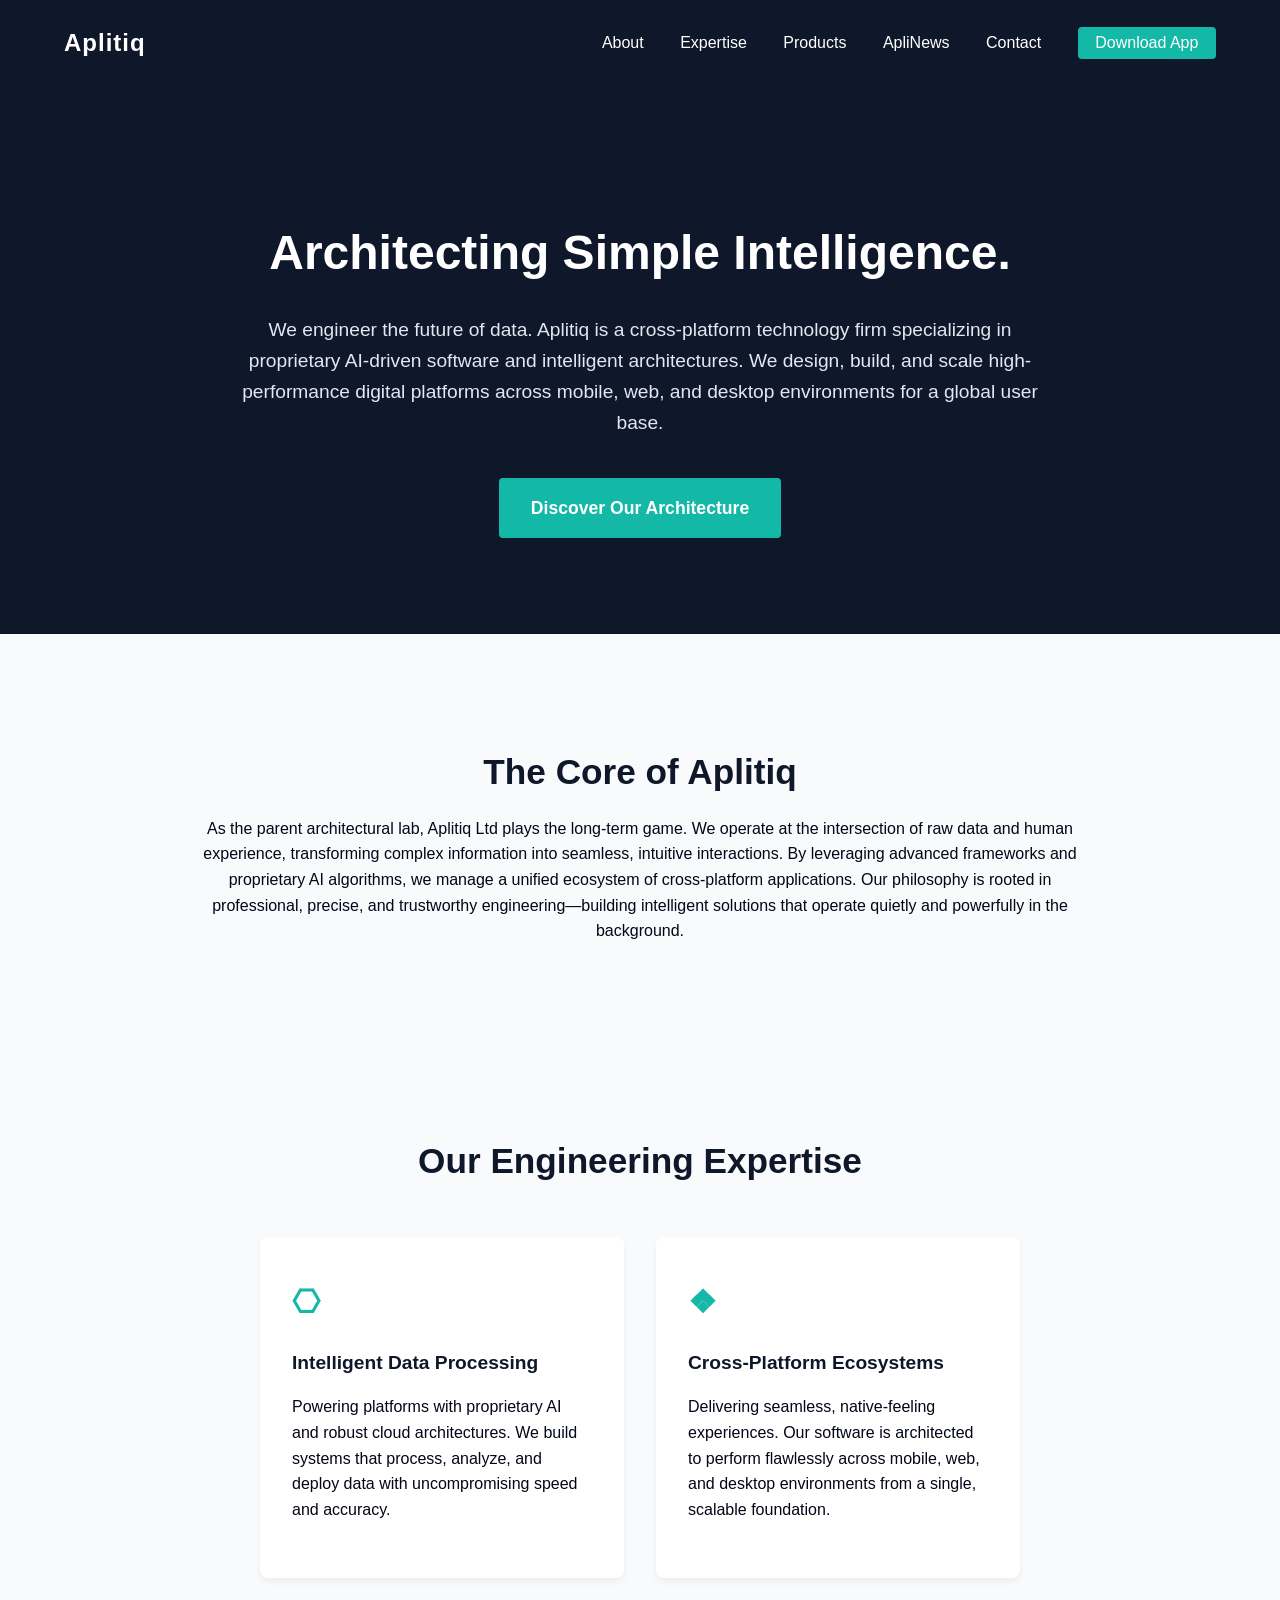
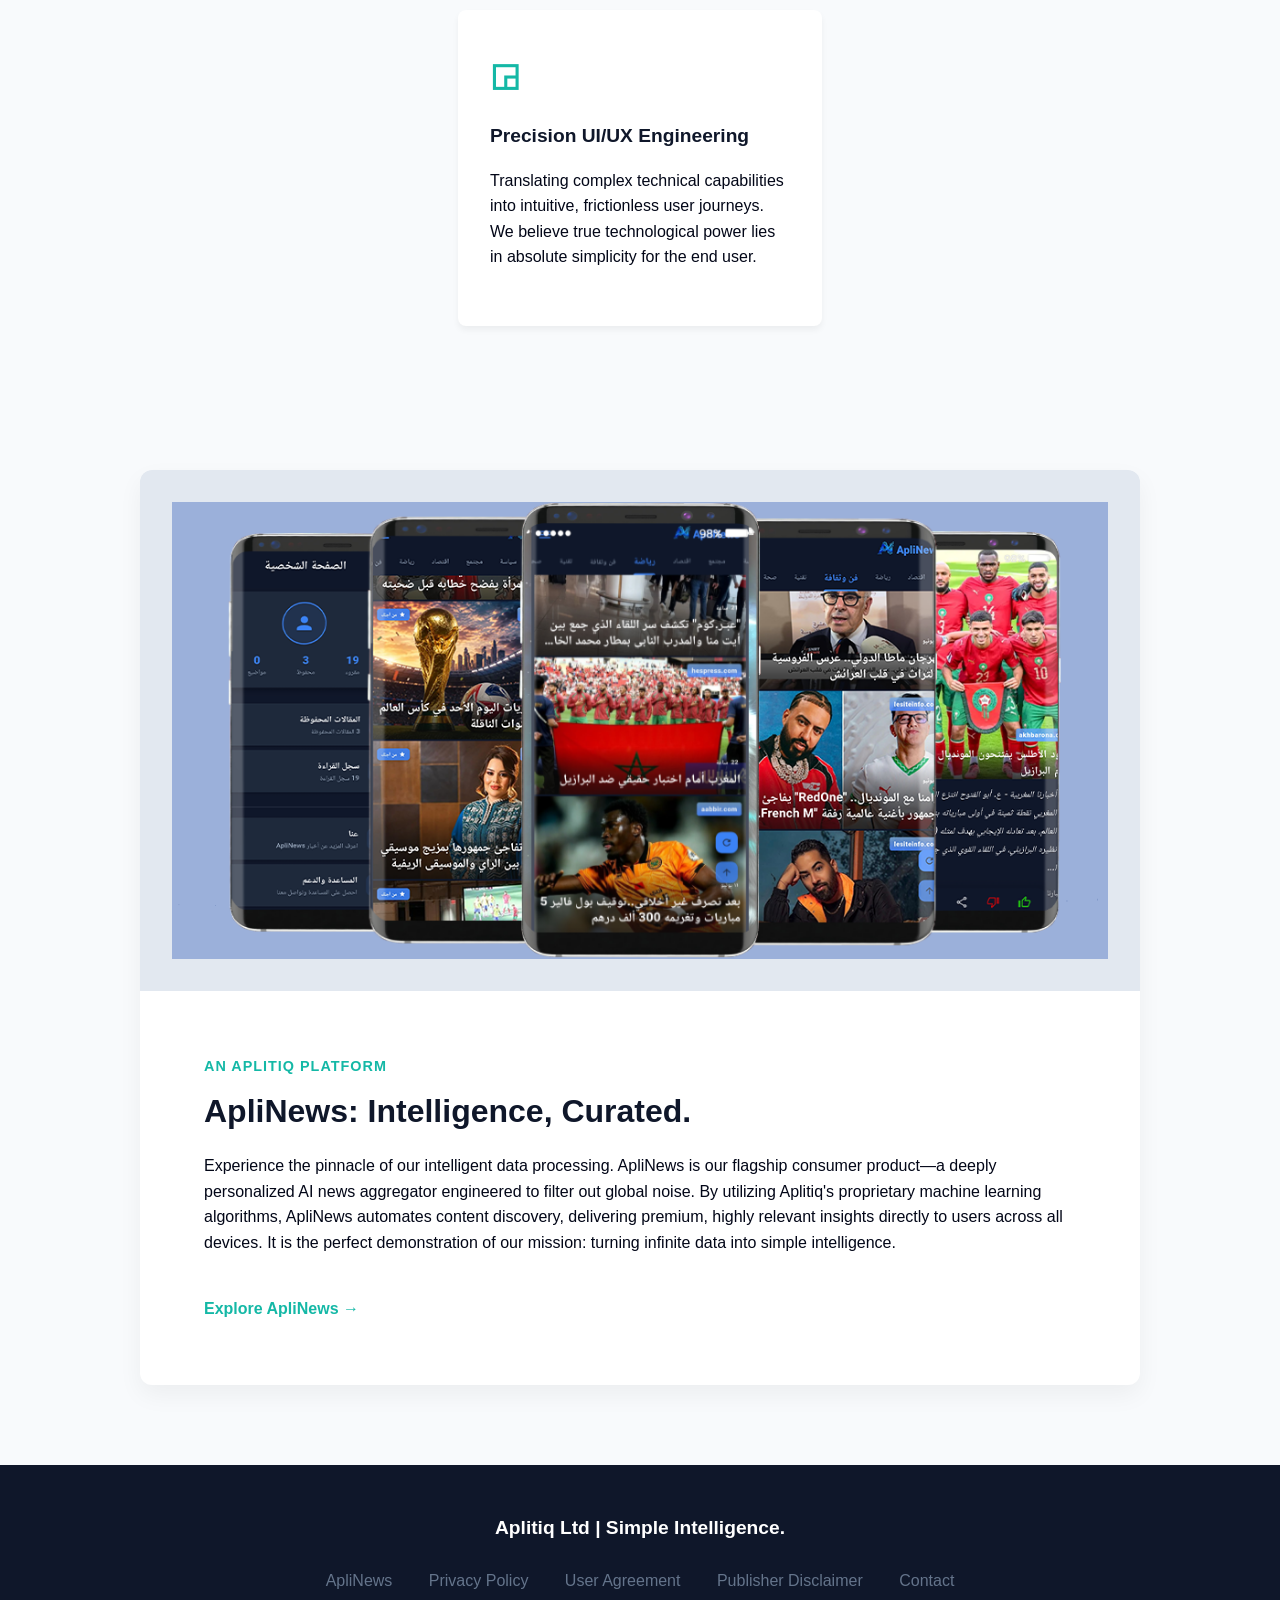
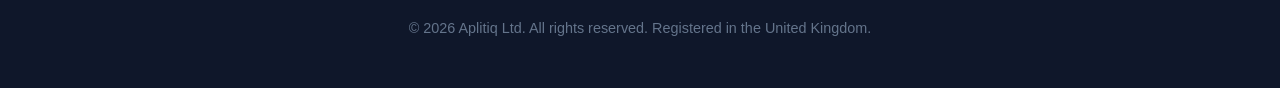
<file: index.html>
<!DOCTYPE html>
<html lang="en">
<head>
    <meta charset="UTF-8">
    <meta name="viewport" content="width=device-width, initial-scale=1.0">
    <title>Aplitiq Ltd | Simple Intelligence</title>
    <style>
        /* Global Styles & Variables */
        :root {
            --deep-slate: #0F172A;
            --electric-teal: #14B8A6;
            --crisp-off-white: #F8FAFC;
            --pure-white: #FFFFFF;
            --ink-black: #020617;
            --muted-slate: #64748B;
        }

        body {
            font-family: -apple-system, BlinkMacSystemFont, "Segoe UI", Roboto, Helvetica, Arial, sans-serif;
            margin: 0;
            padding: 0;
            background-color: var(--crisp-off-white);
            color: var(--ink-black);
            line-height: 1.6;
        }

        h1, h2, h3 {
            color: var(--deep-slate);
            margin-bottom: 1rem;
        }

        a {
            text-decoration: none;
            transition: color 0.3s ease;
        }

        /* 1. Header / Navigation */
        .navbar {
            background-color: var(--deep-slate);
            padding: 1.5rem 5%;
            display: flex;
            justify-content: space-between;
            align-items: center;
        }

        .logo {
            color: var(--pure-white);
            font-size: 1.5rem;
            font-weight: bold;
            letter-spacing: 1px;
        }

        .nav-links a {
            color: var(--pure-white);
            margin-left: 2rem;
            font-weight: 500;
        }

        .nav-links a:hover {
            color: var(--electric-teal);
        }

        .nav-links .nav-cta {
            background-color: var(--electric-teal);
            padding: 0.45rem 1.1rem;
            border-radius: 4px;
        }

        .nav-links .nav-cta:hover {
            background-color: #0F9788;
            color: var(--pure-white);
        }

        /* 2. Hero Section */
        .hero {
            background-color: var(--deep-slate);
            color: var(--pure-white);
            text-align: center;
            padding: 6rem 5%;
        }

        .hero h1 {
            color: var(--pure-white);
            font-size: 3rem;
            margin-bottom: 1.5rem;
        }

        .hero p {
            font-size: 1.2rem;
            max-width: 800px;
            margin: 0 auto 2.5rem auto;
            color: #E2E8F0; /* Slightly muted white for readability */
        }

        .cta-btn {
            background-color: var(--electric-teal);
            color: var(--pure-white);
            padding: 1rem 2rem;
            font-size: 1.1rem;
            font-weight: bold;
            border-radius: 4px;
            display: inline-block;
        }

        .cta-btn:hover {
            background-color: #0F9788; /* Slightly darker teal on hover */
        }

        /* 3. About The Lab */
        .about {
            padding: 5rem 5%;
            text-align: center;
            max-width: 900px;
            margin: 0 auto;
        }

        .about h2 {
            font-size: 2.2rem;
        }

        /* 4. Core Competencies */
        .competencies {
            padding: 4rem 5%;
            background-color: var(--crisp-off-white);
            text-align: center;
        }

        .competencies h2 {
            font-size: 2.2rem;
            margin-bottom: 3rem;
        }

        .cards-container {
            display: flex;
            justify-content: center;
            gap: 2rem;
            flex-wrap: wrap;
        }

        .card {
            background-color: var(--pure-white);
            padding: 2.5rem 2rem;
            border-radius: 8px;
            width: 300px;
            box-shadow: 0 4px 6px rgba(0, 0, 0, 0.05);
            text-align: left;
        }

        .card-icon {
            color: var(--electric-teal);
            font-size: 2rem;
            margin-bottom: 1rem;
            font-weight: bold;
        }

        .card h3 {
            font-size: 1.2rem;
            margin-bottom: 1rem;
        }

        /* 5. Featured Product */
        .product-spotlight {
            padding: 5rem 5%;
        }

        .product-container {
            background-color: var(--pure-white);
            border-radius: 12px;
            display: flex;
            flex-direction: column;
            max-width: 1000px;
            margin: 0 auto;
            overflow: hidden;
            box-shadow: 0 10px 25px rgba(0, 0, 0, 0.05);
            flex-wrap: wrap;
        }

        .product-visual {
            flex: 1;
            min-width: 400px;
            background-color: #E2E8F0;
            display: flex;
            align-items: center;
            justify-content: center;
            padding: 2rem;
        }

        .product-visual img {
            width: 100%;
            height: auto;
            display: block;
            object-fit: contain;
            max-width: 100%;
        }

        .product-copy {
            flex: 1;
            padding: 4rem;
            min-width: 300px;
        }

        .eyebrow {
            color: var(--electric-teal);
            font-weight: bold;
            font-size: 0.9rem;
            letter-spacing: 1px;
            text-transform: uppercase;
        }

        .product-copy h2 {
            font-size: 2rem;
            margin-top: 0.5rem;
        }

        .product-link {
            color: var(--electric-teal);
            font-weight: bold;
            display: inline-block;
            margin-top: 1.5rem;
        }

        /* 6. Footer */
        .footer {
            background-color: var(--deep-slate);
            color: var(--muted-slate);
            text-align: center;
            padding: 3rem 5%;
        }

        .footer-brand {
            color: var(--pure-white);
            font-weight: bold;
            font-size: 1.2rem;
            margin-bottom: 1.5rem;
        }

        .footer-links {
            margin-bottom: 1.5rem;
        }

        .footer-links a {
            color: var(--muted-slate);
            margin: 0 1rem;
        }

        .footer-links a:hover {
            color: var(--pure-white);
        }

        .footer-legal {
            font-size: 0.9rem;
        }

        /* Responsive adjustments */
        @media (max-width: 768px) {
            .navbar { flex-direction: column; gap: 1rem; }
            .nav-links a { margin: 0 1rem; }
            .hero h1 { font-size: 2.2rem; }
            .product-copy { padding: 2rem; }
        }
    </style>
</head>
<body>

    <!-- 1. Header / Navigation -->
    <nav class="navbar">
        <div class="logo">Aplitiq</div>
        <div class="nav-links">
            <a href="#about">About</a>
            <a href="#expertise">Expertise</a>
            <a href="#products">Products</a>
            <a href="aplinews/">ApliNews</a>
            <a href="contact/">Contact</a>
            <a href="aplinews/" class="nav-cta">Download App</a>
        </div>
    </nav>

    <!-- 2. Hero Section -->
    <header class="hero">
        <h1>Architecting Simple Intelligence.</h1>
        <p>We engineer the future of data. Aplitiq is a cross-platform technology firm specializing in proprietary AI-driven software and intelligent architectures. We design, build, and scale high-performance digital platforms across mobile, web, and desktop environments for a global user base.</p>
        <a href="#work" class="cta-btn">Discover Our Architecture</a>
    </header>

    <!-- 3. About The Lab -->
    <section id="about" class="about">
        <h2>The Core of Aplitiq</h2>
        <p>As the parent architectural lab, Aplitiq Ltd plays the long-term game. We operate at the intersection of raw data and human experience, transforming complex information into seamless, intuitive interactions. By leveraging advanced frameworks and proprietary AI algorithms, we manage a unified ecosystem of cross-platform applications. Our philosophy is rooted in professional, precise, and trustworthy engineering—building intelligent solutions that operate quietly and powerfully in the background.</p>
    </section>

    <!-- 4. Core Competencies / Expertise -->
    <section id="expertise" class="competencies">
        <h2>Our Engineering Expertise</h2>
        <div class="cards-container">
            
            <div class="card">
                <div class="card-icon">⎔</div>
                <h3>Intelligent Data Processing</h3>
                <p>Powering platforms with proprietary AI and robust cloud architectures. We build systems that process, analyze, and deploy data with uncompromising speed and accuracy.</p>
            </div>

            <div class="card">
                <div class="card-icon">❖</div>
                <h3>Cross-Platform Ecosystems</h3>
                <p>Delivering seamless, native-feeling experiences. Our software is architected to perform flawlessly across mobile, web, and desktop environments from a single, scalable foundation.</p>
            </div>

            <div class="card">
                <div class="card-icon">◲</div>
                <h3>Precision UI/UX Engineering</h3>
                <p>Translating complex technical capabilities into intuitive, frictionless user journeys. We believe true technological power lies in absolute simplicity for the end user.</p>
            </div>

        </div>
    </section>

    <!-- 5. Featured Product Spotlight -->
    <section id="products" class="product-spotlight">
        <div class="product-container">
            <div class="product-visual">
                <img src="images/maroc-Feature-Graphic.png" alt="ApliNews Morocco feature graphic">
            </div>
            <div class="product-copy">
                <div class="eyebrow">An Aplitiq Platform</div>
                <h2>ApliNews: Intelligence, Curated.</h2>
                <p>Experience the pinnacle of our intelligent data processing. ApliNews is our flagship consumer product—a deeply personalized AI news aggregator engineered to filter out global noise. By utilizing Aplitiq's proprietary machine learning algorithms, ApliNews automates content discovery, delivering premium, highly relevant insights directly to users across all devices. It is the perfect demonstration of our mission: turning infinite data into simple intelligence.</p>
                <a href="aplinews/" class="product-link">Explore ApliNews →</a>
            </div>
        </div>
    </section>

    <!-- 6. Footer -->
    <footer class="footer">
        <div class="footer-brand">Aplitiq Ltd | Simple Intelligence.</div>
        <div class="footer-links">
            <a href="aplinews/">ApliNews</a>
            <a href="privacy-policy/">Privacy Policy</a>
            <a href="user-agreement/">User Agreement</a>
            <a href="publisher-disclaimer/">Publisher Disclaimer</a>
            <a href="contact/">Contact</a>
        </div>
        <div class="footer-legal">
            © 2026 Aplitiq Ltd. All rights reserved. Registered in the United Kingdom.
        </div>
    </footer>

</body>
</html>
</file>
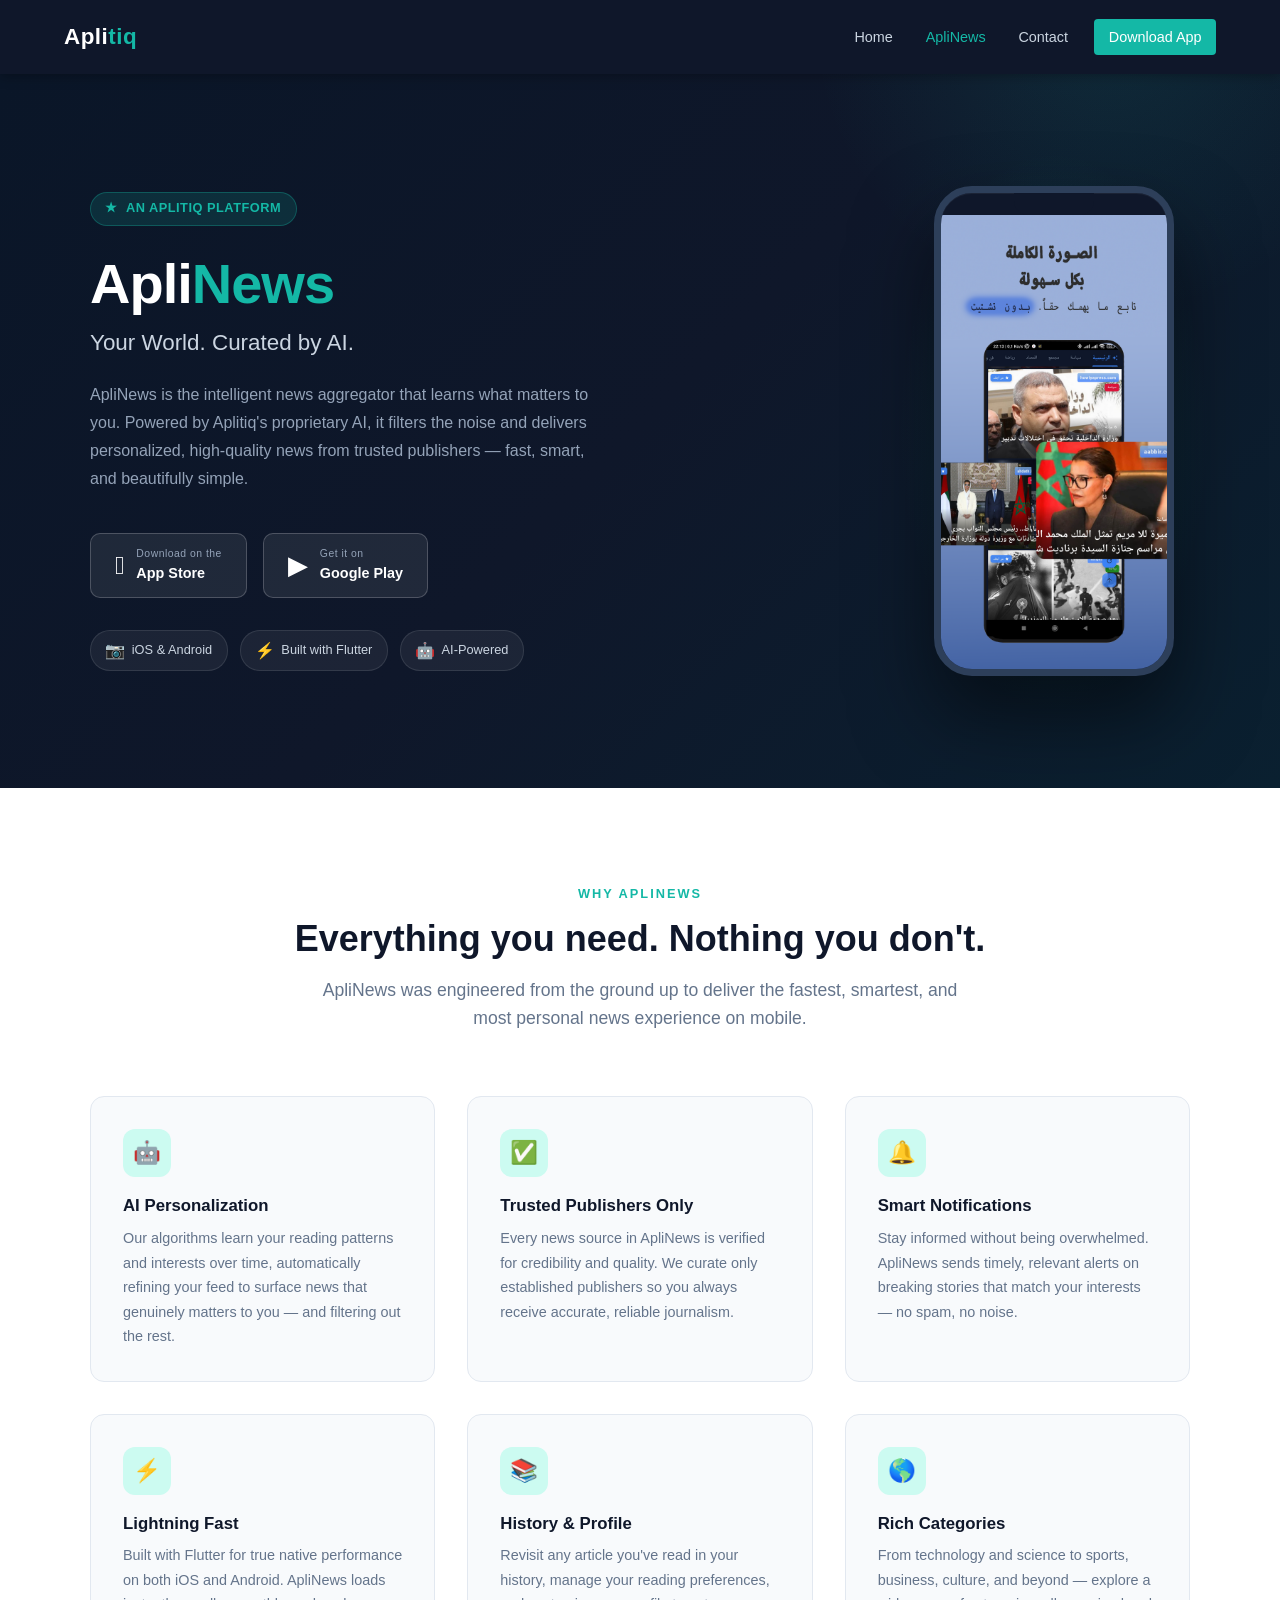
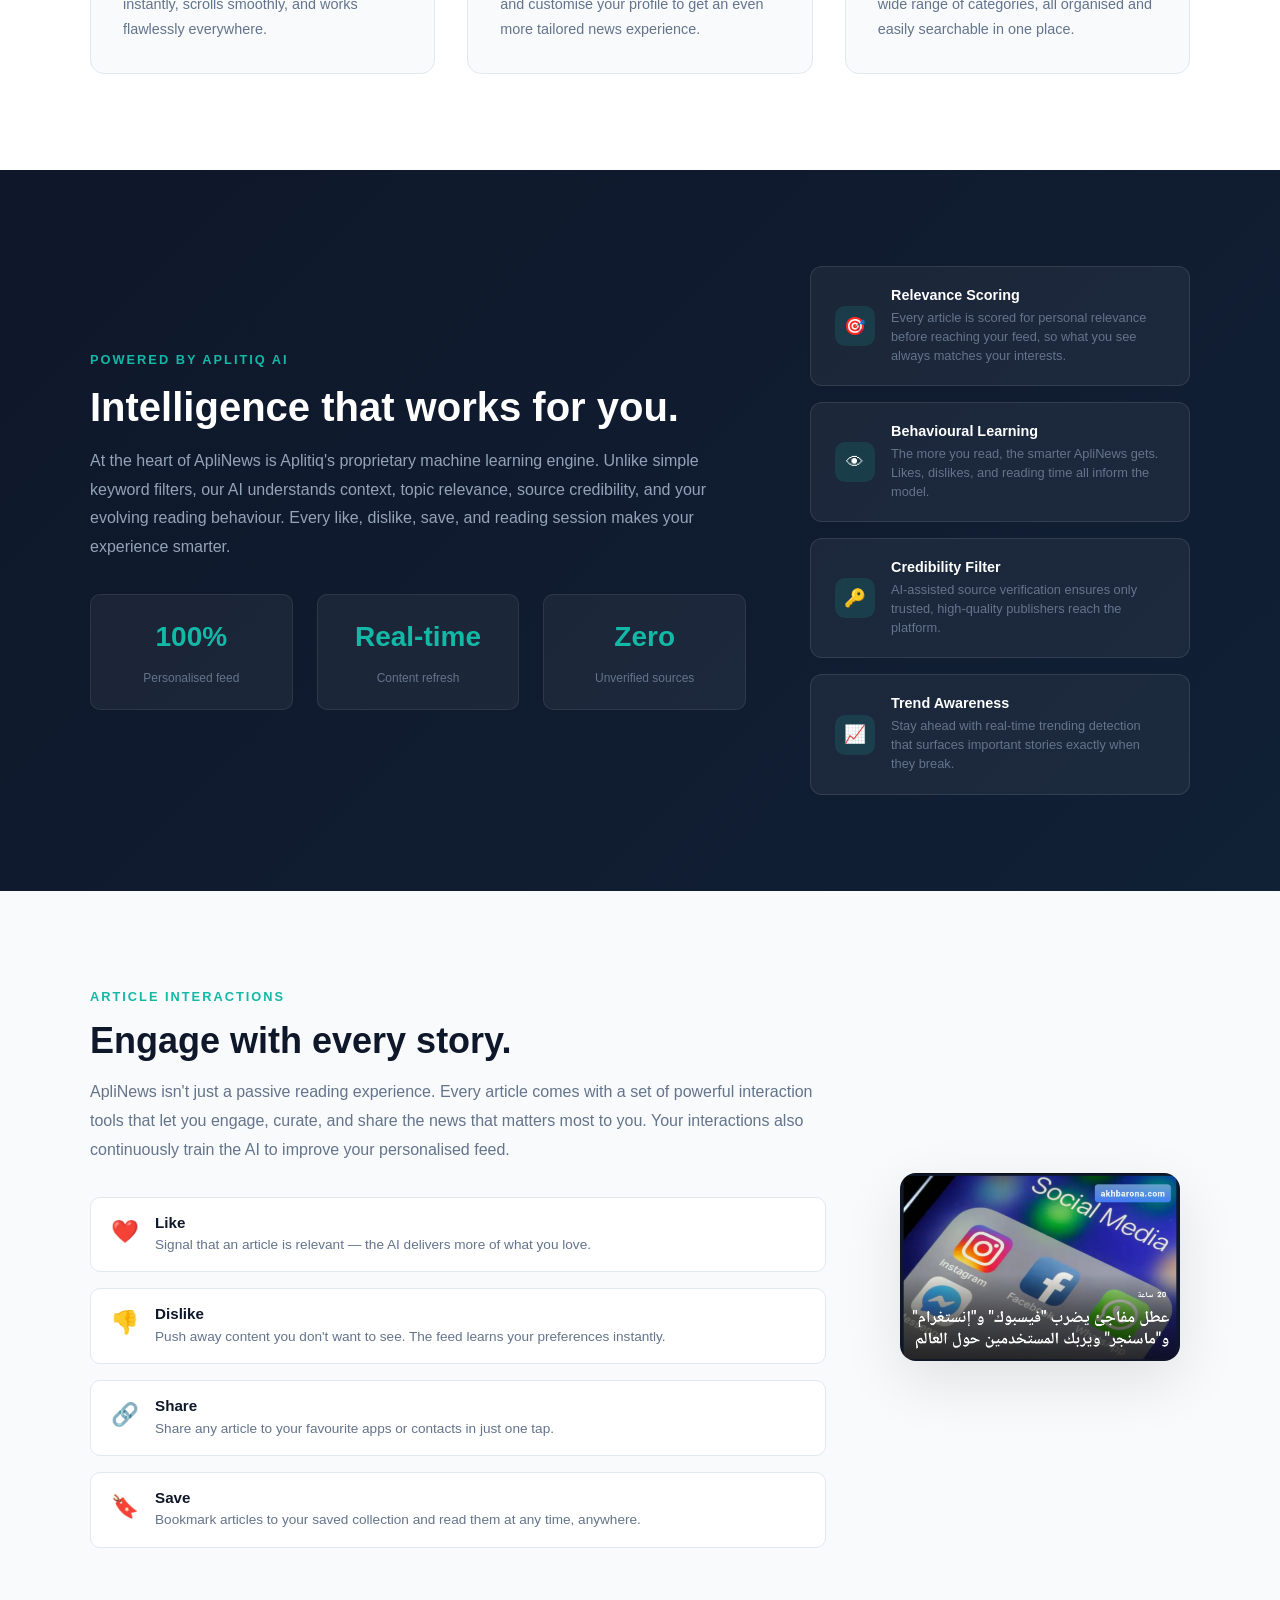
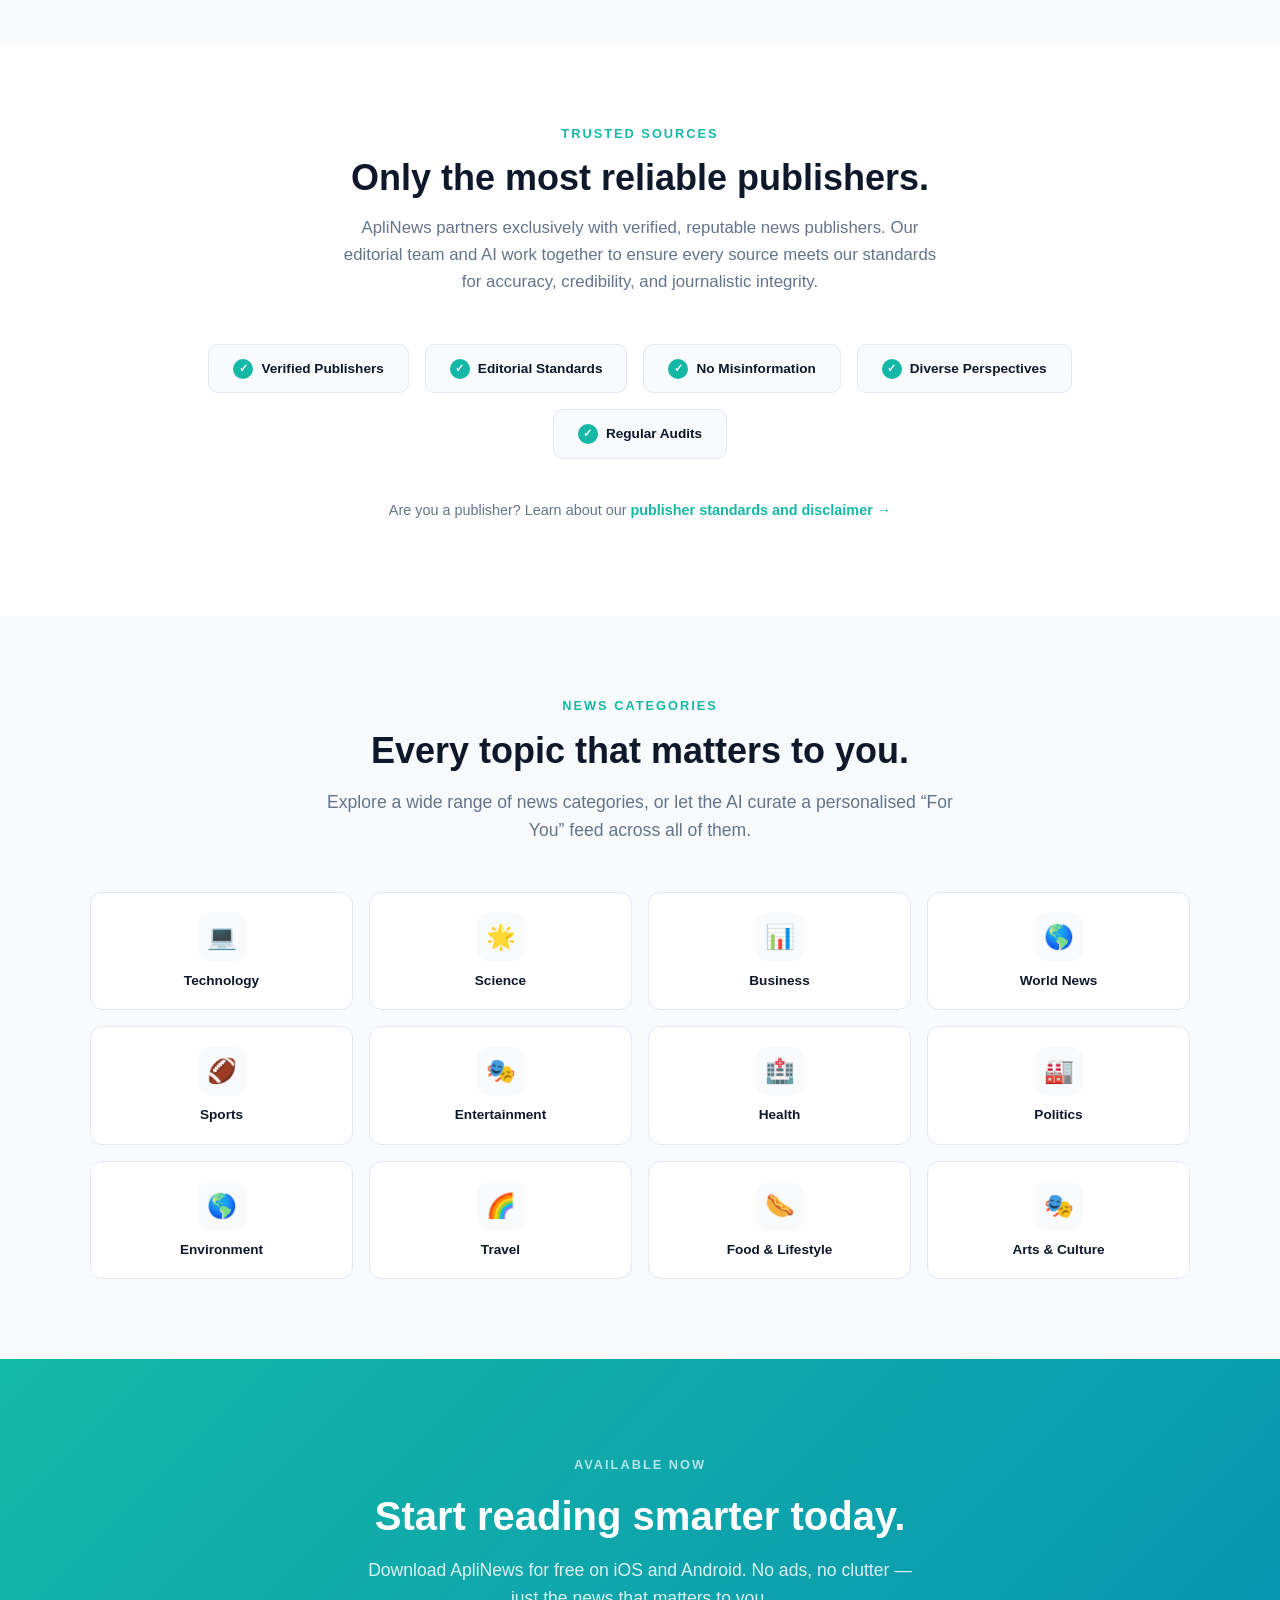
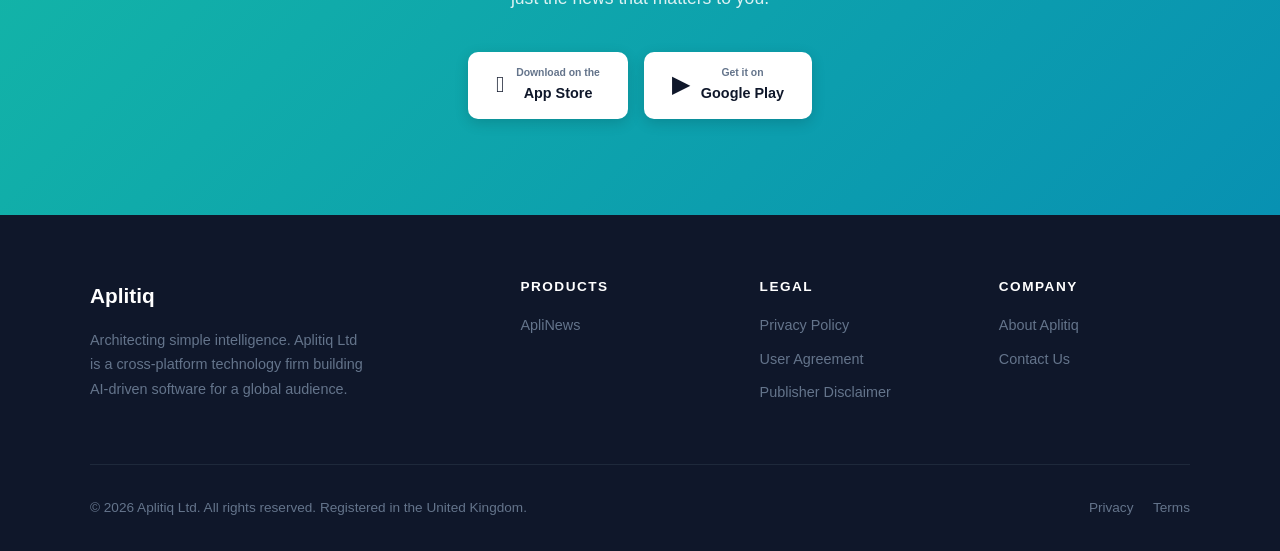
<file: aplinews/index.html>
<!DOCTYPE html>
<html lang="en">
<head>
    <meta charset="UTF-8">
    <meta name="viewport" content="width=device-width, initial-scale=1.0">
    <title>ApliNews — AI-Powered News Aggregator | Aplitiq</title>
    <meta name="description" content="ApliNews is a smart AI news aggregator for iOS and Android. Get personalized news from trusted publishers, powered by Aplitiq's intelligent algorithms.">
    <link rel="stylesheet" href="../css/shared.css">
    <style>
        /* ---- Hero ---- */
        .hero {
            background: linear-gradient(135deg, #0A1628 0%, var(--deep-slate) 50%, #0A2030 100%);
            padding: 6rem 5%;
            overflow: hidden;
            position: relative;
        }

        .hero::before {
            content: '';
            position: absolute;
            top: -50%;
            right: -10%;
            width: 600px;
            height: 600px;
            background: radial-gradient(circle, rgba(20,184,166,0.12) 0%, transparent 70%);
            pointer-events: none;
        }

        .hero-inner {
            max-width: 1100px;
            margin: 0 auto;
            display: flex;
            align-items: center;
            gap: 4rem;
            flex-wrap: wrap;
            position: relative;
            z-index: 1;
        }

        .hero-content { flex: 1; min-width: 300px; }

        .hero-badge {
            display: inline-flex;
            align-items: center;
            gap: 0.5rem;
            background: rgba(20,184,166,0.15);
            border: 1px solid rgba(20,184,166,0.3);
            color: var(--electric-teal);
            font-size: 0.8rem;
            font-weight: 600;
            padding: 0.35rem 0.9rem;
            border-radius: 20px;
            margin-bottom: 1.5rem;
            letter-spacing: 0.5px;
            text-transform: uppercase;
        }

        .hero h1 {
            font-size: 3.5rem;
            color: var(--pure-white);
            margin-bottom: 0.5rem;
            letter-spacing: -1px;
        }

        .hero h1 span { color: var(--electric-teal); }

        .hero-tagline {
            font-size: 1.4rem;
            color: #CBD5E1;
            margin-bottom: 1.25rem;
            font-weight: 400;
        }

        .hero-description {
            color: #94A3B8;
            font-size: 1rem;
            line-height: 1.75;
            max-width: 520px;
            margin-bottom: 2.5rem;
        }

        .hero-actions {
            display: flex;
            gap: 1rem;
            flex-wrap: wrap;
            align-items: center;
        }

        .store-btn {
            display: inline-flex;
            align-items: center;
            gap: 0.75rem;
            background: rgba(255,255,255,0.08);
            border: 1.5px solid rgba(255,255,255,0.2);
            color: var(--pure-white);
            padding: 0.75rem 1.5rem;
            border-radius: 10px;
            transition: all 0.25s;
        }

        .store-btn:hover {
            background: rgba(255,255,255,0.15);
            border-color: rgba(255,255,255,0.4);
            color: var(--pure-white);
            transform: translateY(-2px);
        }

        .store-btn-icon { font-size: 1.6rem; line-height: 1; }

        .store-btn-text { text-align: left; }
        .store-btn-text small { display: block; font-size: 0.65rem; color: #94A3B8; letter-spacing: 0.5px; }
        .store-btn-text strong { display: block; font-size: 0.9rem; font-weight: 600; }

        /* Phone mockup */
        .hero-visual { flex: 0 0 auto; display: flex; justify-content: center; }

        .phone-wrap {
            position: relative;
            padding: 1rem;
        }

        .phone-glow {
            position: absolute;
            inset: -20px;
            background: radial-gradient(ellipse, rgba(20,184,166,0.2) 0%, transparent 70%);
            border-radius: 50%;
        }

        .phone {
            width: 240px;
            height: 490px;
            background: #0F172A;
            border-radius: 38px;
            border: 7px solid #2D3F5A;
            box-shadow:
                0 40px 80px rgba(0,0,0,0.5),
                inset 0 1px 0 rgba(255,255,255,0.05);
            position: relative;
            overflow: hidden;
        }

        .phone-notch {
            width: 80px;
            height: 22px;
            background: #0F172A;
            border-radius: 0 0 14px 14px;
            margin: 0 auto;
            position: relative;
            z-index: 10;
        }

        .phone-screen {
            background: var(--crisp-off-white);
            height: calc(100% - 22px);
            overflow: hidden;
            padding: 0;
            display: flex;
            align-items: center;
            justify-content: center;
        }

        .phone-screen img {
            width: 100%;
            height: 100%;
            object-fit: cover;
            display: block;
        }

        .app-header {
            background: var(--deep-slate);
            padding: 0.6rem 0.8rem 0.5rem;
            display: flex;
            justify-content: space-between;
            align-items: center;
        }

        .app-header-logo {
            color: var(--electric-teal);
            font-weight: 700;
            font-size: 0.75rem;
            letter-spacing: 0.5px;
        }

        .app-header-icon {
            width: 18px;
            height: 18px;
            background: rgba(20,184,166,0.2);
            border-radius: 50%;
            border: 1.5px solid var(--electric-teal);
        }

        .app-categories {
            display: flex;
            gap: 0.3rem;
            padding: 0.5rem 0.6rem;
            background: white;
            border-bottom: 1px solid #E2E8F0;
            overflow: hidden;
        }

        .cat-chip {
            background: var(--teal-light);
            color: var(--teal-dark);
            font-size: 0.5rem;
            font-weight: 600;
            padding: 0.2rem 0.5rem;
            border-radius: 20px;
            white-space: nowrap;
        }

        .cat-chip.active {
            background: var(--electric-teal);
            color: white;
        }

        .news-feed { padding: 0.5rem 0.6rem; }

        .news-card {
            background: white;
            border-radius: 8px;
            padding: 0.6rem;
            margin-bottom: 0.45rem;
            box-shadow: 0 1px 4px rgba(0,0,0,0.06);
            border: 1px solid #F1F5F9;
        }

        .news-card-top {
            display: flex;
            gap: 0.5rem;
            align-items: flex-start;
        }

        .news-thumb {
            width: 45px;
            height: 40px;
            border-radius: 5px;
            flex-shrink: 0;
        }

        .news-card-cat {
            font-size: 0.45rem;
            color: var(--electric-teal);
            font-weight: 700;
            text-transform: uppercase;
            letter-spacing: 0.5px;
            margin-bottom: 0.15rem;
        }

        .news-card-title {
            font-size: 0.6rem;
            font-weight: 700;
            color: var(--deep-slate);
            line-height: 1.3;
            margin-bottom: 0.2rem;
        }

        .news-card-meta {
            font-size: 0.45rem;
            color: var(--muted-slate);
        }

        .news-card-actions {
            display: flex;
            gap: 0.4rem;
            margin-top: 0.4rem;
            padding-top: 0.4rem;
            border-top: 1px solid #F1F5F9;
        }

        .action-dot {
            width: 18px;
            height: 18px;
            border-radius: 50%;
            background: #F1F5F9;
            display: flex;
            align-items: center;
            justify-content: center;
            font-size: 0.45rem;
        }

        .action-dot.liked { background: #FEE2E2; }

        /* ---- Platform pills ---- */
        .platform-row {
            display: flex;
            gap: 0.75rem;
            margin-top: 2rem;
            flex-wrap: wrap;
        }

        .platform-pill {
            display: inline-flex;
            align-items: center;
            gap: 0.4rem;
            background: rgba(255,255,255,0.06);
            border: 1px solid rgba(255,255,255,0.1);
            color: #CBD5E1;
            font-size: 0.8rem;
            padding: 0.4rem 0.9rem;
            border-radius: 20px;
        }

        .platform-pill span { font-size: 1rem; }

        /* ---- Features Grid ---- */
        .features {
            padding: 6rem 5%;
            background: var(--pure-white);
        }

        .features-inner { max-width: 1100px; margin: 0 auto; }

        .features-header { text-align: center; margin-bottom: 4rem; }

        .features-grid {
            display: grid;
            grid-template-columns: repeat(3, 1fr);
            gap: 2rem;
        }

        .feature-card {
            background: var(--crisp-off-white);
            border: 1px solid var(--light-border);
            border-radius: 14px;
            padding: 2rem;
            transition: box-shadow 0.25s, transform 0.25s;
        }

        .feature-card:hover {
            box-shadow: 0 10px 30px rgba(0,0,0,0.06);
            transform: translateY(-3px);
        }

        .feature-icon {
            width: 48px;
            height: 48px;
            background: var(--teal-light);
            border-radius: 12px;
            display: flex;
            align-items: center;
            justify-content: center;
            font-size: 1.4rem;
            margin-bottom: 1.2rem;
        }

        .feature-card h3 {
            font-size: 1.05rem;
            color: var(--deep-slate);
            margin-bottom: 0.6rem;
        }

        .feature-card p {
            font-size: 0.9rem;
            line-height: 1.7;
            color: var(--muted-slate);
            margin: 0;
        }

        /* ---- AI Section ---- */
        .ai-section {
            padding: 6rem 5%;
            background: linear-gradient(135deg, var(--deep-slate) 0%, #102035 100%);
            color: white;
        }

        .ai-inner {
            max-width: 1100px;
            margin: 0 auto;
            display: flex;
            align-items: center;
            gap: 4rem;
            flex-wrap: wrap;
        }

        .ai-content { flex: 1; min-width: 300px; }

        .ai-content .section-eyebrow { color: var(--electric-teal); margin-bottom: 0.75rem; }

        .ai-content h2 {
            color: var(--pure-white);
            font-size: 2.5rem;
            margin-bottom: 1rem;
        }

        .ai-content p { color: #94A3B8; line-height: 1.8; margin-bottom: 2rem; }

        .ai-stats {
            display: grid;
            grid-template-columns: repeat(3, 1fr);
            gap: 1.5rem;
        }

        .ai-stat {
            background: rgba(255,255,255,0.05);
            border: 1px solid rgba(255,255,255,0.08);
            border-radius: 10px;
            padding: 1.25rem;
            text-align: center;
        }

        .ai-stat-number {
            font-size: 1.75rem;
            font-weight: 700;
            color: var(--electric-teal);
            display: block;
            margin-bottom: 0.25rem;
        }

        .ai-stat-label {
            font-size: 0.75rem;
            color: #64748B;
            line-height: 1.4;
        }

        .ai-visual {
            flex: 0 0 380px;
            display: flex;
            flex-direction: column;
            gap: 1rem;
        }

        .ai-card {
            background: rgba(255,255,255,0.05);
            border: 1px solid rgba(255,255,255,0.1);
            border-radius: 12px;
            padding: 1.25rem 1.5rem;
            display: flex;
            align-items: center;
            gap: 1rem;
        }

        .ai-card-icon {
            width: 40px;
            height: 40px;
            background: rgba(20,184,166,0.15);
            border-radius: 10px;
            display: flex;
            align-items: center;
            justify-content: center;
            font-size: 1.1rem;
            flex-shrink: 0;
        }

        .ai-card h4 { color: white; font-size: 0.9rem; margin: 0 0 0.2rem; }
        .ai-card p { color: #64748B; font-size: 0.8rem; margin: 0; line-height: 1.5; }

        /* ---- Interactions Section ---- */
        .interactions {
            padding: 6rem 5%;
            background: var(--crisp-off-white);
        }

        .interactions-inner {
            max-width: 1100px;
            margin: 0 auto;
            display: flex;
            align-items: center;
            gap: 4rem;
            flex-wrap: wrap;
        }

        .interactions-content { flex: 1; min-width: 300px; }

        .interactions-content h2 { font-size: 2.25rem; margin-bottom: 1rem; }

        .interactions-content p { color: var(--muted-slate); line-height: 1.8; margin-bottom: 2rem; }

        .interaction-list { display: flex; flex-direction: column; gap: 1rem; }

        .interaction-item {
            display: flex;
            align-items: flex-start;
            gap: 1rem;
            background: white;
            border: 1px solid var(--light-border);
            border-radius: 10px;
            padding: 1rem 1.25rem;
        }

        .interaction-emoji { font-size: 1.4rem; flex-shrink: 0; }

        .interaction-item h4 { color: var(--deep-slate); font-size: 0.95rem; margin: 0 0 0.2rem; }
        .interaction-item p { color: var(--muted-slate); font-size: 0.85rem; margin: 0; line-height: 1.5; }

        .interactions-visual {
            flex: 0 0 300px;
            display: flex;
            justify-content: center;
        }

        /* Mini article card preview */
        .article-preview {
            background: white;
            border-radius: 16px;
            box-shadow: 0 20px 60px rgba(0,0,0,0.1);
            padding: 1.5rem;
            width: 280px;
            border: 1px solid var(--light-border);
        }

        .article-preview-img {
            height: 120px;
            background: linear-gradient(135deg, #E2E8F0, #CBD5E1);
            border-radius: 10px;
            margin-bottom: 1rem;
            display: flex;
            align-items: center;
            justify-content: center;
            color: var(--muted-slate);
            font-size: 0.75rem;
        }

        .article-preview-cat {
            color: var(--electric-teal);
            font-size: 0.7rem;
            font-weight: 700;
            text-transform: uppercase;
            letter-spacing: 1px;
            margin-bottom: 0.4rem;
        }

        .article-preview h3 {
            font-size: 0.95rem;
            color: var(--deep-slate);
            margin-bottom: 0.5rem;
            line-height: 1.4;
        }

        .article-preview-source {
            font-size: 0.75rem;
            color: var(--muted-slate);
            margin-bottom: 1rem;
        }

        .article-actions-row {
            display: flex;
            justify-content: space-around;
            padding-top: 1rem;
            border-top: 1px solid var(--light-border);
        }

        .article-action {
            display: flex;
            flex-direction: column;
            align-items: center;
            gap: 0.25rem;
            cursor: default;
        }

        .action-icon {
            width: 36px;
            height: 36px;
            border-radius: 10px;
            display: flex;
            align-items: center;
            justify-content: center;
            font-size: 1rem;
        }

        .action-icon.like { background: #FEE2E2; }
        .action-icon.dislike { background: #F1F5F9; }
        .action-icon.save { background: #FFF7ED; }
        .action-icon.share { background: var(--teal-light); }
        .article-action span { font-size: 0.6rem; color: var(--muted-slate); font-weight: 500; }

        /* ---- Publishers Section ---- */
        .publishers {
            padding: 5rem 5%;
            background: white;
            text-align: center;
        }

        .publishers-inner { max-width: 900px; margin: 0 auto; }

        .publishers h2 { font-size: 2.25rem; margin-bottom: 1rem; }

        .publishers-subtitle { color: var(--muted-slate); font-size: 1.05rem; max-width: 600px; margin: 0 auto 3rem; }

        .trust-badges {
            display: flex;
            justify-content: center;
            flex-wrap: wrap;
            gap: 1rem;
            margin-bottom: 2.5rem;
        }

        .trust-badge {
            background: var(--crisp-off-white);
            border: 1px solid var(--light-border);
            border-radius: 10px;
            padding: 0.8rem 1.5rem;
            display: flex;
            align-items: center;
            gap: 0.5rem;
            font-size: 0.85rem;
            font-weight: 600;
            color: var(--deep-slate);
        }

        .trust-badge .badge-check {
            width: 20px;
            height: 20px;
            background: var(--electric-teal);
            border-radius: 50%;
            display: flex;
            align-items: center;
            justify-content: center;
            color: white;
            font-size: 0.7rem;
            flex-shrink: 0;
        }

        /* ---- Categories ---- */
        .categories {
            padding: 5rem 5%;
            background: var(--crisp-off-white);
        }

        .categories-inner { max-width: 1100px; margin: 0 auto; }

        .categories-header { text-align: center; margin-bottom: 3rem; }

        .categories-grid {
            display: grid;
            grid-template-columns: repeat(4, 1fr);
            gap: 1rem;
        }

        .category-item {
            background: white;
            border: 1px solid var(--light-border);
            border-radius: 12px;
            padding: 1.25rem 1rem;
            text-align: center;
            transition: all 0.2s;
            cursor: default;
        }

        .category-item:hover {
            border-color: var(--electric-teal);
            box-shadow: 0 4px 16px rgba(20,184,166,0.1);
        }

        .category-item:hover .cat-emoji-wrap {
            background: var(--teal-light);
        }

        .cat-emoji-wrap {
            width: 48px;
            height: 48px;
            background: var(--crisp-off-white);
            border-radius: 12px;
            display: flex;
            align-items: center;
            justify-content: center;
            font-size: 1.5rem;
            margin: 0 auto 0.75rem;
            transition: background 0.2s;
        }

        .category-item h4 { font-size: 0.85rem; color: var(--deep-slate); margin: 0; }

        /* ---- CTA Section ---- */
        .cta-section {
            background: linear-gradient(135deg, var(--electric-teal) 0%, #0891B2 100%);
            padding: 6rem 5%;
            text-align: center;
        }

        .cta-section h2 {
            color: var(--pure-white);
            font-size: 2.5rem;
            margin-bottom: 1rem;
        }

        .cta-section p {
            color: rgba(255,255,255,0.85);
            font-size: 1.1rem;
            max-width: 550px;
            margin: 0 auto 2.5rem;
        }

        .cta-stores {
            display: flex;
            gap: 1rem;
            justify-content: center;
            flex-wrap: wrap;
        }

        .cta-store-btn {
            display: inline-flex;
            align-items: center;
            gap: 0.75rem;
            background: var(--pure-white);
            color: var(--deep-slate);
            padding: 0.85rem 1.75rem;
            border-radius: 10px;
            font-weight: 600;
            transition: all 0.2s;
            box-shadow: 0 4px 14px rgba(0,0,0,0.15);
        }

        .cta-store-btn:hover {
            transform: translateY(-2px);
            box-shadow: 0 8px 24px rgba(0,0,0,0.2);
            color: var(--deep-slate);
        }

        .cta-store-btn .s-icon { font-size: 1.4rem; }
        .cta-store-btn .s-text small { display: block; font-size: 0.65rem; color: var(--muted-slate); }
        .cta-store-btn .s-text strong { display: block; font-size: 0.9rem; }

        /* ---- Responsive ---- */
        @media (max-width: 960px) {
            .features-grid { grid-template-columns: repeat(2, 1fr); }
            .categories-grid { grid-template-columns: repeat(3, 1fr); }
            .ai-visual { flex: 1 1 100%; order: -1; }
            .ai-stats { grid-template-columns: repeat(3, 1fr); }
        }

        @media (max-width: 768px) {
            .hero h1 { font-size: 2.5rem; }
            .hero-visual { display: none; }
            .ai-stats { grid-template-columns: 1fr 1fr; }
            .features-grid { grid-template-columns: 1fr; }
            .categories-grid { grid-template-columns: repeat(2, 1fr); }
            .ai-content h2 { font-size: 1.9rem; }
            .interactions-visual { display: none; }
        }

        @media (max-width: 480px) {
            .hero h1 { font-size: 2rem; }
            .categories-grid { grid-template-columns: repeat(2, 1fr); }
            .ai-stats { grid-template-columns: 1fr; }
        }
    </style>
</head>
<body>

    <!-- Navbar -->
    <nav class="navbar">
        <a href="../" class="logo">Apli<span class="logo-accent">tiq</span></a>
        <div class="nav-links">
            <a href="../">Home</a>
            <a href="./" class="active">ApliNews</a>
            <a href="../contact/">Contact</a>
            <a href="#download" class="nav-cta">Download App</a>
        </div>
    </nav>

    <!-- Hero -->
    <section class="hero">
        <div class="hero-inner">
            <div class="hero-content">
                <div class="hero-badge">
                    <span>★</span> An Aplitiq Platform
                </div>
                <h1>Apli<span>News</span></h1>
                <p class="hero-tagline">Your World. Curated by AI.</p>
                <p class="hero-description">
                    ApliNews is the intelligent news aggregator that learns what matters to you.
                    Powered by Aplitiq's proprietary AI, it filters the noise and delivers
                    personalized, high-quality news from trusted publishers — fast, smart,
                    and beautifully simple.
                </p>
                <div class="hero-actions">
                    <a href="#download" class="store-btn">
                        <span class="store-btn-icon">&#xF8FF;</span>
                        <span class="store-btn-text">
                            <small>Download on the</small>
                            <strong>App Store</strong>
                        </span>
                    </a>
                    <a href="https://play.google.com/store/apps/details?id=com.aplitiq.aplinews" class="store-btn" target="_blank">
                        <span class="store-btn-icon">&#9654;</span>
                        <span class="store-btn-text">
                            <small>Get it on</small>
                            <strong>Google Play</strong>
                        </span>
                    </a>
                </div>
                <div class="platform-row">
                    <span class="platform-pill"><span>&#128247;</span> iOS &amp; Android</span>
                    <span class="platform-pill"><span>&#9889;</span> Built with Flutter</span>
                    <span class="platform-pill"><span>&#129302;</span> AI-Powered</span>
                </div>
            </div>

            <!-- CSS Phone Mockup -->
            <div class="hero-visual">
                <div class="phone-wrap">
                    <div class="phone-glow"></div>
                    <div class="phone">
                        <div class="phone-notch"></div>
                        <div class="phone-screen">
                            <img src="../images/maroc-portrait-screenshoot-1.png" alt="ApliNews Morocco app screenshot">
                        </div>
                    </div>
                </div>
            </div>
        </div>
    </section>

    <!-- Core Features -->
    <section class="features">
        <div class="features-inner">
            <div class="features-header">
                <div class="section-eyebrow">Why ApliNews</div>
                <h2 class="section-title">Everything you need. Nothing you don't.</h2>
                <p class="section-subtitle" style="margin: 0 auto; color: var(--muted-slate);">
                    ApliNews was engineered from the ground up to deliver the fastest, smartest, and most personal news experience on mobile.
                </p>
            </div>
            <div class="features-grid">
                <div class="feature-card">
                    <div class="feature-icon">&#129302;</div>
                    <h3>AI Personalization</h3>
                    <p>Our algorithms learn your reading patterns and interests over time, automatically refining your feed to surface news that genuinely matters to you — and filtering out the rest.</p>
                </div>
                <div class="feature-card">
                    <div class="feature-icon">&#9989;</div>
                    <h3>Trusted Publishers Only</h3>
                    <p>Every news source in ApliNews is verified for credibility and quality. We curate only established publishers so you always receive accurate, reliable journalism.</p>
                </div>
                <div class="feature-card">
                    <div class="feature-icon">&#128276;</div>
                    <h3>Smart Notifications</h3>
                    <p>Stay informed without being overwhelmed. ApliNews sends timely, relevant alerts on breaking stories that match your interests — no spam, no noise.</p>
                </div>
                <div class="feature-card">
                    <div class="feature-icon">&#9889;</div>
                    <h3>Lightning Fast</h3>
                    <p>Built with Flutter for true native performance on both iOS and Android. ApliNews loads instantly, scrolls smoothly, and works flawlessly everywhere.</p>
                </div>
                <div class="feature-card">
                    <div class="feature-icon">&#128218;</div>
                    <h3>History &amp; Profile</h3>
                    <p>Revisit any article you've read in your history, manage your reading preferences, and customise your profile to get an even more tailored news experience.</p>
                </div>
                <div class="feature-card">
                    <div class="feature-icon">&#127758;</div>
                    <h3>Rich Categories</h3>
                    <p>From technology and science to sports, business, culture, and beyond — explore a wide range of categories, all organised and easily searchable in one place.</p>
                </div>
            </div>
        </div>
    </section>

    <!-- AI Deep Dive -->
    <section class="ai-section">
        <div class="ai-inner">
            <div class="ai-content">
                <div class="section-eyebrow">Powered by Aplitiq AI</div>
                <h2>Intelligence that works for you.</h2>
                <p>
                    At the heart of ApliNews is Aplitiq's proprietary machine learning engine. Unlike simple keyword filters,
                    our AI understands context, topic relevance, source credibility, and your evolving reading behaviour.
                    Every like, dislike, save, and reading session makes your experience smarter.
                </p>
                <div class="ai-stats">
                    <div class="ai-stat">
                        <span class="ai-stat-number">100%</span>
                        <span class="ai-stat-label">Personalised feed</span>
                    </div>
                    <div class="ai-stat">
                        <span class="ai-stat-number">Real-time</span>
                        <span class="ai-stat-label">Content refresh</span>
                    </div>
                    <div class="ai-stat">
                        <span class="ai-stat-number">Zero</span>
                        <span class="ai-stat-label">Unverified sources</span>
                    </div>
                </div>
            </div>
            <div class="ai-visual">
                <div class="ai-card">
                    <div class="ai-card-icon">&#127919;</div>
                    <div>
                        <h4>Relevance Scoring</h4>
                        <p>Every article is scored for personal relevance before reaching your feed, so what you see always matches your interests.</p>
                    </div>
                </div>
                <div class="ai-card">
                    <div class="ai-card-icon">&#128065;</div>
                    <div>
                        <h4>Behavioural Learning</h4>
                        <p>The more you read, the smarter ApliNews gets. Likes, dislikes, and reading time all inform the model.</p>
                    </div>
                </div>
                <div class="ai-card">
                    <div class="ai-card-icon">&#128273;</div>
                    <div>
                        <h4>Credibility Filter</h4>
                        <p>AI-assisted source verification ensures only trusted, high-quality publishers reach the platform.</p>
                    </div>
                </div>
                <div class="ai-card">
                    <div class="ai-card-icon">&#128200;</div>
                    <div>
                        <h4>Trend Awareness</h4>
                        <p>Stay ahead with real-time trending detection that surfaces important stories exactly when they break.</p>
                    </div>
                </div>
            </div>
        </div>
    </section>

    <!-- Article Interactions -->
    <section class="interactions">
        <div class="interactions-inner">
            <div class="interactions-content">
                <div class="section-eyebrow">Article Interactions</div>
                <h2>Engage with every story.</h2>
                <p>
                    ApliNews isn't just a passive reading experience. Every article comes with a set of powerful interaction tools
                    that let you engage, curate, and share the news that matters most to you. Your interactions also continuously
                    train the AI to improve your personalised feed.
                </p>
                <div class="interaction-list">
                    <div class="interaction-item">
                        <span class="interaction-emoji">&#10084;&#65039;</span>
                        <div>
                            <h4>Like</h4>
                            <p>Signal that an article is relevant — the AI delivers more of what you love.</p>
                        </div>
                    </div>
                    <div class="interaction-item">
                        <span class="interaction-emoji">&#128078;</span>
                        <div>
                            <h4>Dislike</h4>
                            <p>Push away content you don't want to see. The feed learns your preferences instantly.</p>
                        </div>
                    </div>
                    <div class="interaction-item">
                        <span class="interaction-emoji">&#128279;</span>
                        <div>
                            <h4>Share</h4>
                            <p>Share any article to your favourite apps or contacts in just one tap.</p>
                        </div>
                    </div>
                    <div class="interaction-item">
                        <span class="interaction-emoji">&#128278;</span>
                        <div>
                            <h4>Save</h4>
                            <p>Bookmark articles to your saved collection and read them at any time, anywhere.</p>
                        </div>
                    </div>
                </div>
            </div>
            <div class="interactions-visual">
                <img src="../images/news card.png" alt="ApliNews news card with social media apps" style="max-width: 280px; width: 100%; border-radius: 16px; box-shadow: 0 20px 60px rgba(0,0,0,0.1);">
            </div>
        </div>
    </section>

    <!-- Trusted Publishers -->
    <section class="publishers">
        <div class="publishers-inner">
            <div class="section-eyebrow">Trusted Sources</div>
            <h2 class="section-title">Only the most reliable publishers.</h2>
            <p class="publishers-subtitle">
                ApliNews partners exclusively with verified, reputable news publishers. Our editorial team and AI work together
                to ensure every source meets our standards for accuracy, credibility, and journalistic integrity.
            </p>
            <div class="trust-badges">
                <div class="trust-badge">
                    <div class="badge-check">&#10003;</div>
                    Verified Publishers
                </div>
                <div class="trust-badge">
                    <div class="badge-check">&#10003;</div>
                    Editorial Standards
                </div>
                <div class="trust-badge">
                    <div class="badge-check">&#10003;</div>
                    No Misinformation
                </div>
                <div class="trust-badge">
                    <div class="badge-check">&#10003;</div>
                    Diverse Perspectives
                </div>
                <div class="trust-badge">
                    <div class="badge-check">&#10003;</div>
                    Regular Audits
                </div>
            </div>
            <p style="font-size: 0.9rem; color: var(--muted-slate);">
                Are you a publisher? Learn about our <a href="../publisher-disclaimer/" style="color: var(--electric-teal); font-weight: 600;">publisher standards and disclaimer &rarr;</a>
            </p>
        </div>
    </section>

    <!-- Categories -->
    <section class="categories">
        <div class="categories-inner">
            <div class="categories-header centered">
                <div class="section-eyebrow">News Categories</div>
                <h2 class="section-title">Every topic that matters to you.</h2>
                <p class="section-subtitle" style="margin: 0 auto; color: var(--muted-slate);">
                    Explore a wide range of news categories, or let the AI curate a personalised &ldquo;For You&rdquo; feed across all of them.
                </p>
            </div>
            <div class="categories-grid">
                <div class="category-item">
                    <div class="cat-emoji-wrap">&#128187;</div>
                    <h4>Technology</h4>
                </div>
                <div class="category-item">
                    <div class="cat-emoji-wrap">&#127775;</div>
                    <h4>Science</h4>
                </div>
                <div class="category-item">
                    <div class="cat-emoji-wrap">&#128202;</div>
                    <h4>Business</h4>
                </div>
                <div class="category-item">
                    <div class="cat-emoji-wrap">&#127758;</div>
                    <h4>World News</h4>
                </div>
                <div class="category-item">
                    <div class="cat-emoji-wrap">&#127944;</div>
                    <h4>Sports</h4>
                </div>
                <div class="category-item">
                    <div class="cat-emoji-wrap">&#127917;</div>
                    <h4>Entertainment</h4>
                </div>
                <div class="category-item">
                    <div class="cat-emoji-wrap">&#127973;</div>
                    <h4>Health</h4>
                </div>
                <div class="category-item">
                    <div class="cat-emoji-wrap">&#127981;</div>
                    <h4>Politics</h4>
                </div>
                <div class="category-item">
                    <div class="cat-emoji-wrap">&#127758;</div>
                    <h4>Environment</h4>
                </div>
                <div class="category-item">
                    <div class="cat-emoji-wrap">&#127752;</div>
                    <h4>Travel</h4>
                </div>
                <div class="category-item">
                    <div class="cat-emoji-wrap">&#127789;</div>
                    <h4>Food &amp; Lifestyle</h4>
                </div>
                <div class="category-item">
                    <div class="cat-emoji-wrap">&#127917;</div>
                    <h4>Arts &amp; Culture</h4>
                </div>
            </div>
        </div>
    </section>

    <!-- Download CTA -->
    <section class="cta-section" id="download">
        <div class="section-eyebrow" style="color: rgba(255,255,255,0.7); margin-bottom: 1rem;">Available Now</div>
        <h2>Start reading smarter today.</h2>
        <p>Download ApliNews for free on iOS and Android. No ads, no clutter — just the news that matters to you.</p>
        <div class="cta-stores">
            <a href="#" class="cta-store-btn" target="_blank">
                <span class="s-icon">&#xF8FF;</span>
                <span class="s-text">
                    <small>Download on the</small>
                    <strong>App Store</strong>
                </span>
            </a>
            <a href="https://play.google.com/store/apps/details?id=com.aplitiq.aplinews" class="cta-store-btn" target="_blank">
                <span class="s-icon">&#9654;</span>
                <span class="s-text">
                    <small>Get it on</small>
                    <strong>Google Play</strong>
                </span>
            </a>
        </div>
    </section>

    <!-- Footer -->
    <footer class="footer">
        <div class="footer-inner">
            <div class="footer-brand-col">
                <a href="../" class="footer-logo">Aplitiq</a>
                <p>Architecting simple intelligence. Aplitiq Ltd is a cross-platform technology firm building AI-driven software for a global audience.</p>
            </div>
            <div class="footer-col">
                <h4>Products</h4>
                <a href="./">ApliNews</a>
            </div>
            <div class="footer-col">
                <h4>Legal</h4>
                <a href="../privacy-policy/">Privacy Policy</a>
                <a href="../user-agreement/">User Agreement</a>
                <a href="../publisher-disclaimer/">Publisher Disclaimer</a>
            </div>
            <div class="footer-col">
                <h4>Company</h4>
                <a href="../">About Aplitiq</a>
                <a href="../contact/">Contact Us</a>
            </div>
        </div>
        <div class="footer-bottom">
            <span class="footer-bottom-left">&copy; 2026 Aplitiq Ltd. All rights reserved. Registered in the United Kingdom.</span>
            <span class="footer-bottom-right">
                <a href="../privacy-policy/"style="color: var(--muted-slate); margin-right: 1rem;">Privacy</a>
                <a href="../user-agreement/" style="color: var(--muted-slate);">Terms</a>
            </span>
        </div>
    </footer>

</body>
</html>
</file>
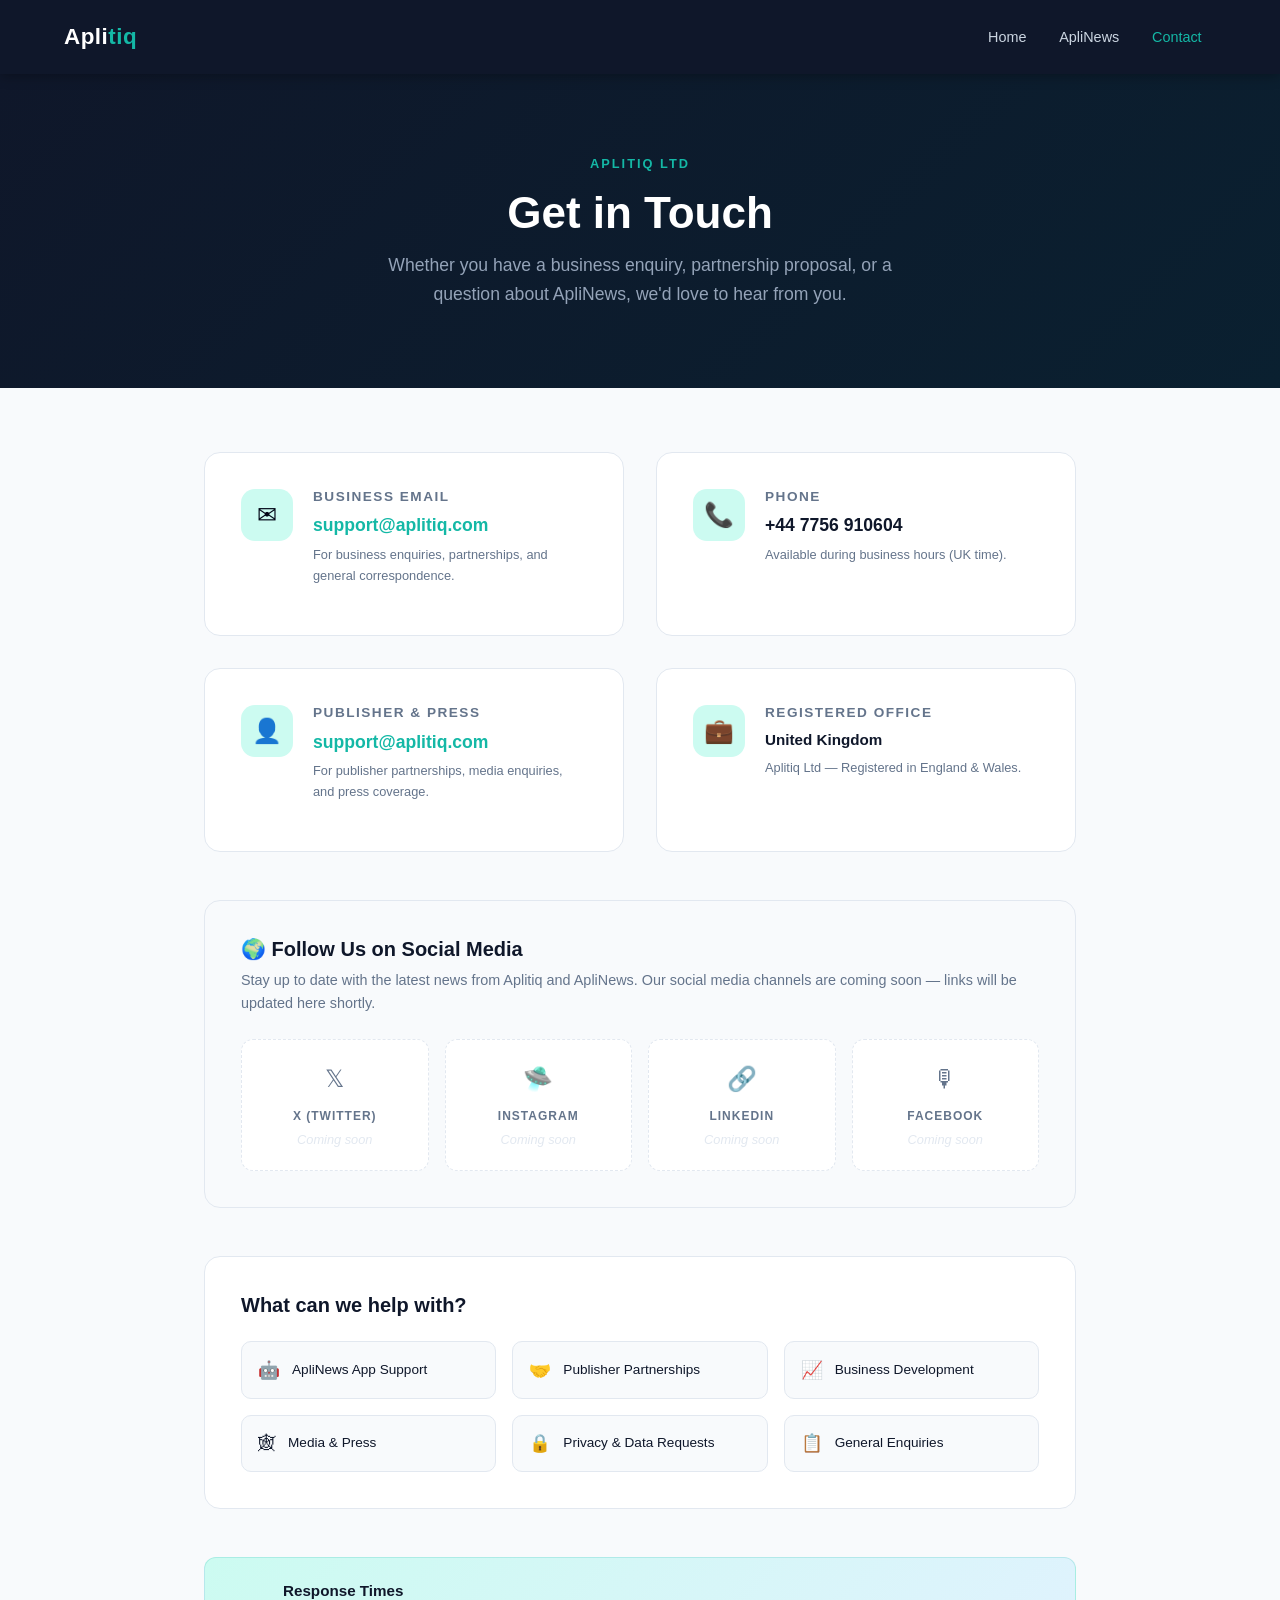
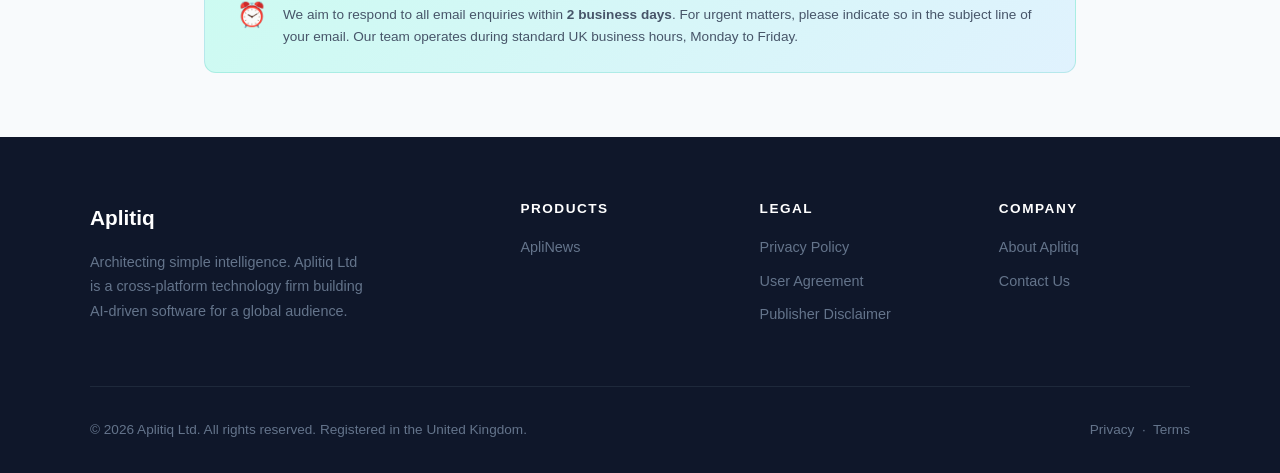
<file: contact/index.html>
<!DOCTYPE html>
<html lang="en">
<head>
    <meta charset="UTF-8">
    <meta name="viewport" content="width=device-width, initial-scale=1.0">
    <title>Contact Us — Aplitiq</title>
    <meta name="description" content="Get in touch with Aplitiq Ltd — the team behind ApliNews. Reach us via email or phone for business enquiries, partnerships, and support.">
    <link rel="stylesheet" href="../css/shared.css">
    <style>
        .contact-hero {
            background: linear-gradient(135deg, var(--deep-slate) 0%, #0A2030 100%);
            color: var(--pure-white);
            padding: 5rem 5%;
            text-align: center;
        }

        .contact-hero h1 {
            color: var(--pure-white);
            font-size: 2.75rem;
            margin-bottom: 0.75rem;
        }

        .contact-hero p {
            color: #94A3B8;
            font-size: 1.1rem;
            max-width: 550px;
            margin: 0 auto;
        }

        .contact-body {
            max-width: 1000px;
            margin: 0 auto;
            padding: 4rem 5%;
        }

        .contact-grid {
            display: grid;
            grid-template-columns: 1fr 1fr;
            gap: 2rem;
            margin-bottom: 3rem;
        }

        .contact-card {
            background: var(--pure-white);
            border: 1px solid var(--light-border);
            border-radius: 16px;
            padding: 2.25rem;
            display: flex;
            align-items: flex-start;
            gap: 1.25rem;
            transition: box-shadow 0.25s, transform 0.25s;
        }

        .contact-card:hover {
            box-shadow: 0 10px 30px rgba(0,0,0,0.07);
            transform: translateY(-3px);
        }

        .contact-card-icon {
            width: 52px;
            height: 52px;
            background: var(--teal-light);
            border-radius: 14px;
            display: flex;
            align-items: center;
            justify-content: center;
            font-size: 1.5rem;
            flex-shrink: 0;
        }

        .contact-card-body h3 {
            font-size: 0.85rem;
            font-weight: 700;
            letter-spacing: 1.5px;
            text-transform: uppercase;
            color: var(--muted-slate);
            margin-bottom: 0.4rem;
        }

        .contact-card-body .contact-value {
            font-size: 1.1rem;
            font-weight: 600;
            color: var(--deep-slate);
            word-break: break-word;
        }

        .contact-card-body .contact-value a {
            color: var(--electric-teal);
        }

        .contact-card-body .contact-value a:hover {
            color: var(--teal-dark);
        }

        .contact-card-body .contact-note {
            font-size: 0.8rem;
            color: var(--muted-slate);
            margin-top: 0.35rem;
        }

        /* Social section */
        .social-section {
            background: var(--crisp-off-white);
            border: 1px solid var(--light-border);
            border-radius: 16px;
            padding: 2.25rem;
            margin-bottom: 3rem;
        }

        .social-section h2 {
            font-size: 1.25rem;
            margin-bottom: 0.5rem;
        }

        .social-section p {
            color: var(--muted-slate);
            font-size: 0.9rem;
            margin-bottom: 1.5rem;
        }

        .social-grid {
            display: grid;
            grid-template-columns: repeat(4, 1fr);
            gap: 1rem;
        }

        .social-item {
            background: var(--pure-white);
            border: 1.5px dashed var(--light-border);
            border-radius: 12px;
            padding: 1.25rem 1rem;
            text-align: center;
            color: var(--muted-slate);
        }

        .social-item-icon {
            font-size: 1.5rem;
            margin-bottom: 0.5rem;
        }

        .social-item-label {
            font-size: 0.75rem;
            font-weight: 600;
            color: var(--muted-slate);
            text-transform: uppercase;
            letter-spacing: 1px;
            margin-bottom: 0.25rem;
        }

        .social-item-handle {
            font-size: 0.8rem;
            color: var(--light-border);
            font-style: italic;
        }

        /* Topics section */
        .topics-section {
            background: var(--pure-white);
            border: 1px solid var(--light-border);
            border-radius: 16px;
            padding: 2.25rem;
            margin-bottom: 3rem;
        }

        .topics-section h2 { font-size: 1.25rem; margin-bottom: 1.5rem; }

        .topics-grid {
            display: grid;
            grid-template-columns: repeat(3, 1fr);
            gap: 1rem;
        }

        .topic-item {
            display: flex;
            align-items: center;
            gap: 0.75rem;
            padding: 0.85rem 1rem;
            background: var(--crisp-off-white);
            border: 1px solid var(--light-border);
            border-radius: 10px;
            font-size: 0.85rem;
            color: var(--deep-slate);
            font-weight: 500;
        }

        .topic-icon {
            font-size: 1.1rem;
        }

        /* Hours note */
        .hours-note {
            background: linear-gradient(135deg, var(--teal-light), #E0F2FE);
            border: 1px solid rgba(20,184,166,0.2);
            border-radius: 12px;
            padding: 1.5rem 2rem;
            display: flex;
            align-items: center;
            gap: 1rem;
        }

        .hours-note-icon { font-size: 1.5rem; }

        .hours-note h3 { font-size: 0.95rem; color: var(--deep-slate); margin: 0 0 0.25rem; }
        .hours-note p { font-size: 0.85rem; color: var(--text-secondary); margin: 0; line-height: 1.6; }

        @media (max-width: 768px) {
            .contact-grid { grid-template-columns: 1fr; }
            .social-grid { grid-template-columns: repeat(2, 1fr); }
            .topics-grid { grid-template-columns: 1fr 1fr; }
            .contact-hero h1 { font-size: 2rem; }
        }

        @media (max-width: 480px) {
            .social-grid { grid-template-columns: 1fr 1fr; }
            .topics-grid { grid-template-columns: 1fr; }
        }
    </style>
</head>
<body>

    <nav class="navbar">
        <a href="../" class="logo">Apli<span class="logo-accent">tiq</span></a>
        <div class="nav-links">
            <a href="../">Home</a>
            <a href="../aplinews/">ApliNews</a>
            <a href="./" class="active">Contact</a>
        </div>
    </nav>

    <div class="contact-hero">
        <div class="section-eyebrow">Aplitiq Ltd</div>
        <h1>Get in Touch</h1>
        <p>Whether you have a business enquiry, partnership proposal, or a question about ApliNews, we'd love to hear from you.</p>
    </div>

    <div class="contact-body">

        <!-- Main Contact Cards -->
        <div class="contact-grid">
            <div class="contact-card">
                <div class="contact-card-icon">&#9993;</div>
                <div class="contact-card-body">
                    <h3>Business Email</h3>
                    <div class="contact-value">
                        <a href="mailto:support@aplitiq.com">support@aplitiq.com</a>
                    </div>
                    <p class="contact-note">For business enquiries, partnerships, and general correspondence.</p>
                </div>
            </div>

            <div class="contact-card">
                <div class="contact-card-icon">&#128222;</div>
                <div class="contact-card-body">
                    <h3>Phone</h3>
                    <div class="contact-value">+44 7756 910604</div>
                    <p class="contact-note">Available during business hours (UK time).</p>
                </div>
            </div>

            <div class="contact-card">
                <div class="contact-card-icon">&#128100;</div>
                <div class="contact-card-body">
                    <h3>Publisher &amp; Press</h3>
                    <div class="contact-value">
                        <a href="mailto:support@aplitiq.com">support@aplitiq.com</a>
                    </div>
                    <p class="contact-note">For publisher partnerships, media enquiries, and press coverage.</p>
                </div>
            </div>

            <div class="contact-card">
                <div class="contact-card-icon">&#128188;</div>
                <div class="contact-card-body">
                    <h3>Registered Office</h3>
                    <div class="contact-value" style="font-size: 0.95rem;">United Kingdom</div>
                    <p class="contact-note">Aplitiq Ltd — Registered in England &amp; Wales.</p>
                </div>
            </div>
        </div>

        <!-- Social Media (placeholder) -->
        <div class="social-section">
            <h2>&#127757; Follow Us on Social Media</h2>
            <p>Stay up to date with the latest news from Aplitiq and ApliNews. Our social media channels are coming soon — links will be updated here shortly.</p>
            <div class="social-grid">
                <div class="social-item">
                    <div class="social-item-icon">&#120143;</div>
                    <div class="social-item-label">X (Twitter)</div>
                    <div class="social-item-handle">Coming soon</div>
                </div>
                <div class="social-item">
                    <div class="social-item-icon">&#128760;</div>
                    <div class="social-item-label">Instagram</div>
                    <div class="social-item-handle">Coming soon</div>
                </div>
                <div class="social-item">
                    <div class="social-item-icon">&#128279;</div>
                    <div class="social-item-label">LinkedIn</div>
                    <div class="social-item-handle">Coming soon</div>
                </div>
                <div class="social-item">
                    <div class="social-item-icon">&#127897;</div>
                    <div class="social-item-label">Facebook</div>
                    <div class="social-item-handle">Coming soon</div>
                </div>
            </div>
        </div>

        <!-- Topics / What to contact about -->
        <div class="topics-section">
            <h2>What can we help with?</h2>
            <div class="topics-grid">
                <div class="topic-item">
                    <span class="topic-icon">&#129302;</span> ApliNews App Support
                </div>
                <div class="topic-item">
                    <span class="topic-icon">&#129309;</span> Publisher Partnerships
                </div>
                <div class="topic-item">
                    <span class="topic-icon">&#128200;</span> Business Development
                </div>
                <div class="topic-item">
                    <span class="topic-icon">&#128376;</span> Media &amp; Press
                </div>
                <div class="topic-item">
                    <span class="topic-icon">&#128274;</span> Privacy &amp; Data Requests
                </div>
                <div class="topic-item">
                    <span class="topic-icon">&#128203;</span> General Enquiries
                </div>
            </div>
        </div>

        <!-- Response time note -->
        <div class="hours-note">
            <div class="hours-note-icon">&#9200;</div>
            <div>
                <h3>Response Times</h3>
                <p>We aim to respond to all email enquiries within <strong>2 business days</strong>. For urgent matters, please indicate so in the subject line of your email. Our team operates during standard UK business hours, Monday to Friday.</p>
            </div>
        </div>

    </div>

    <footer class="footer">
        <div class="footer-inner">
            <div class="footer-brand-col">
                <a href="../" class="footer-logo">Aplitiq</a>
                <p>Architecting simple intelligence. Aplitiq Ltd is a cross-platform technology firm building AI-driven software for a global audience.</p>
            </div>
            <div class="footer-col">
                <h4>Products</h4>
                <a href="../aplinews/">ApliNews</a>
            </div>
            <div class="footer-col">
                <h4>Legal</h4>
                <a href="../privacy-policy/">Privacy Policy</a>
                <a href="../user-agreement/">User Agreement</a>
                <a href="../publisher-disclaimer/">Publisher Disclaimer</a>
            </div>
            <div class="footer-col">
                <h4>Company</h4>
                <a href="../">About Aplitiq</a>
                <a href="./">Contact Us</a>
            </div>
        </div>
        <div class="footer-bottom">
            <span class="footer-bottom-left">&copy; 2026 Aplitiq Ltd. All rights reserved. Registered in the United Kingdom.</span>
            <span class="footer-bottom-right">
                <a href="../privacy-policy/" style="color: var(--muted-slate);">Privacy</a>
                &nbsp;&middot;&nbsp;
                <a href="../user-agreement/" style="color: var(--muted-slate);">Terms</a>
            </span>
        </div>
    </footer>

</body>
</html>
</file>
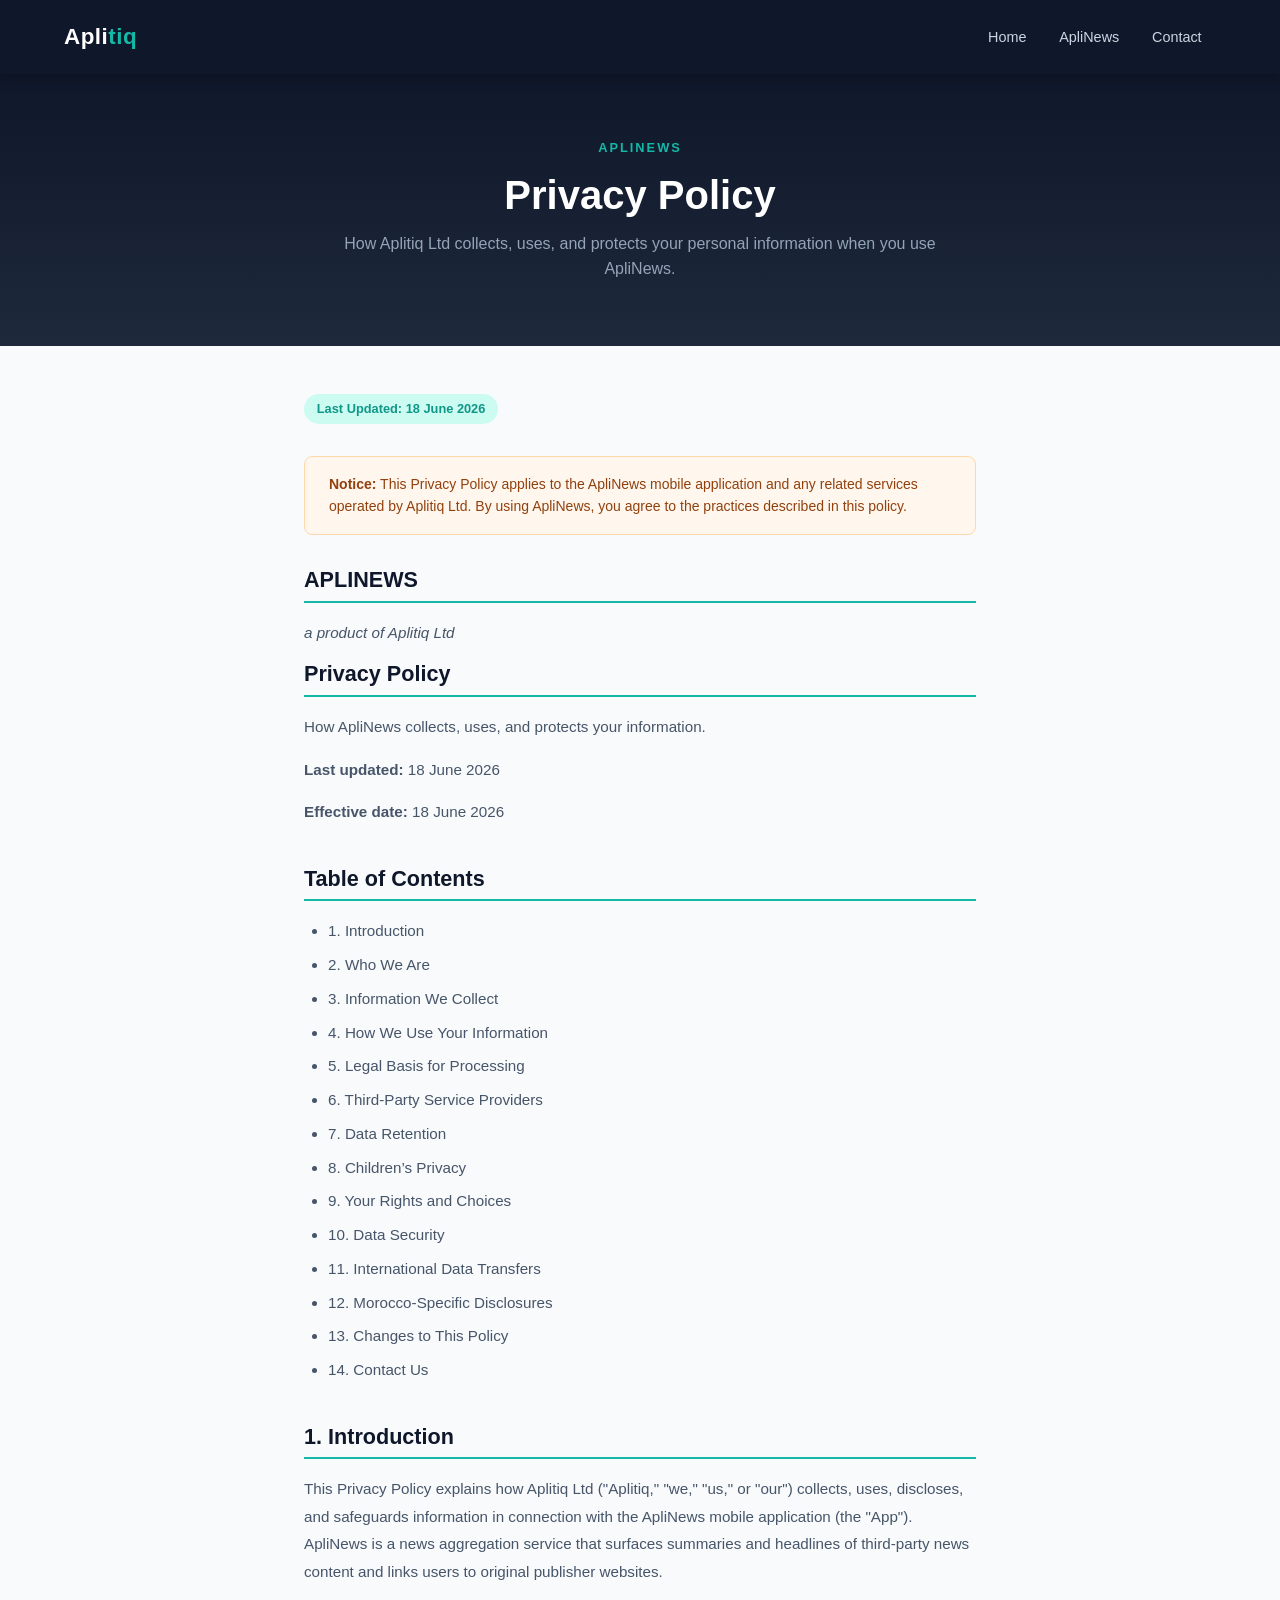
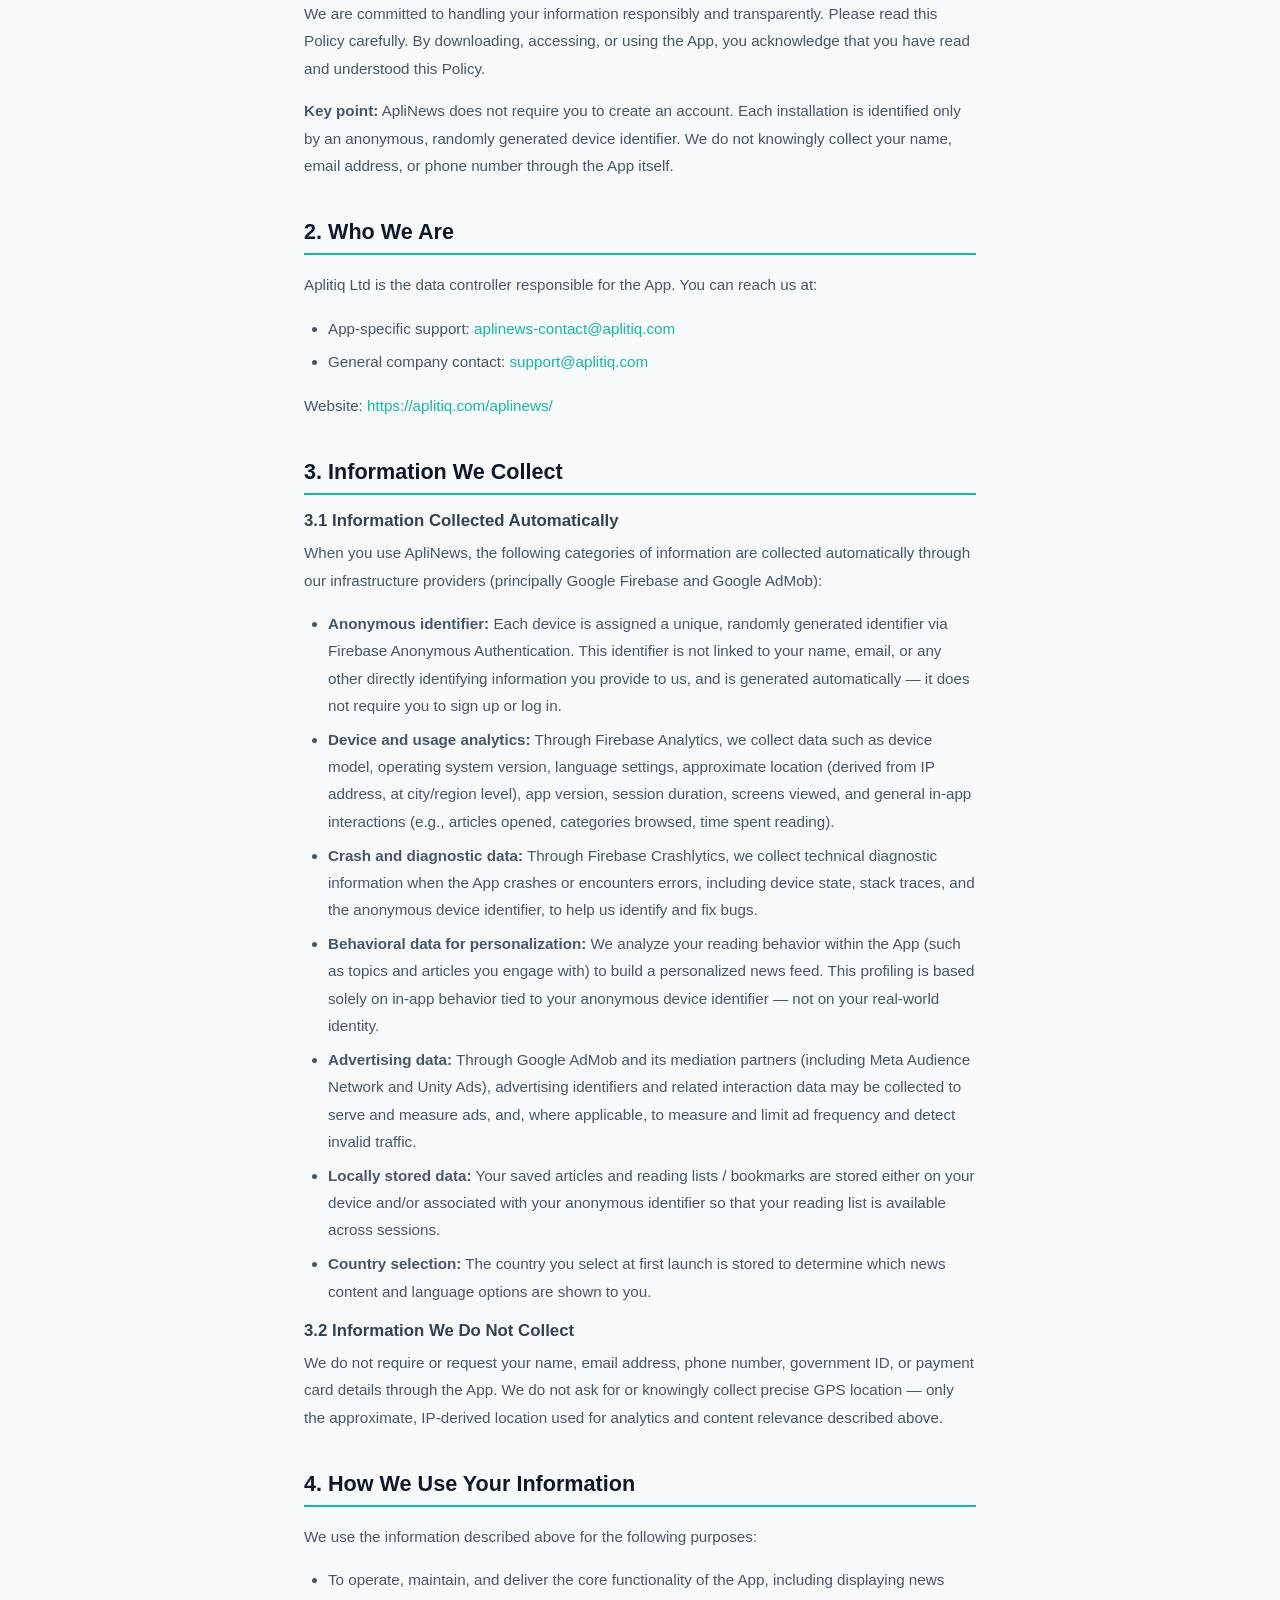
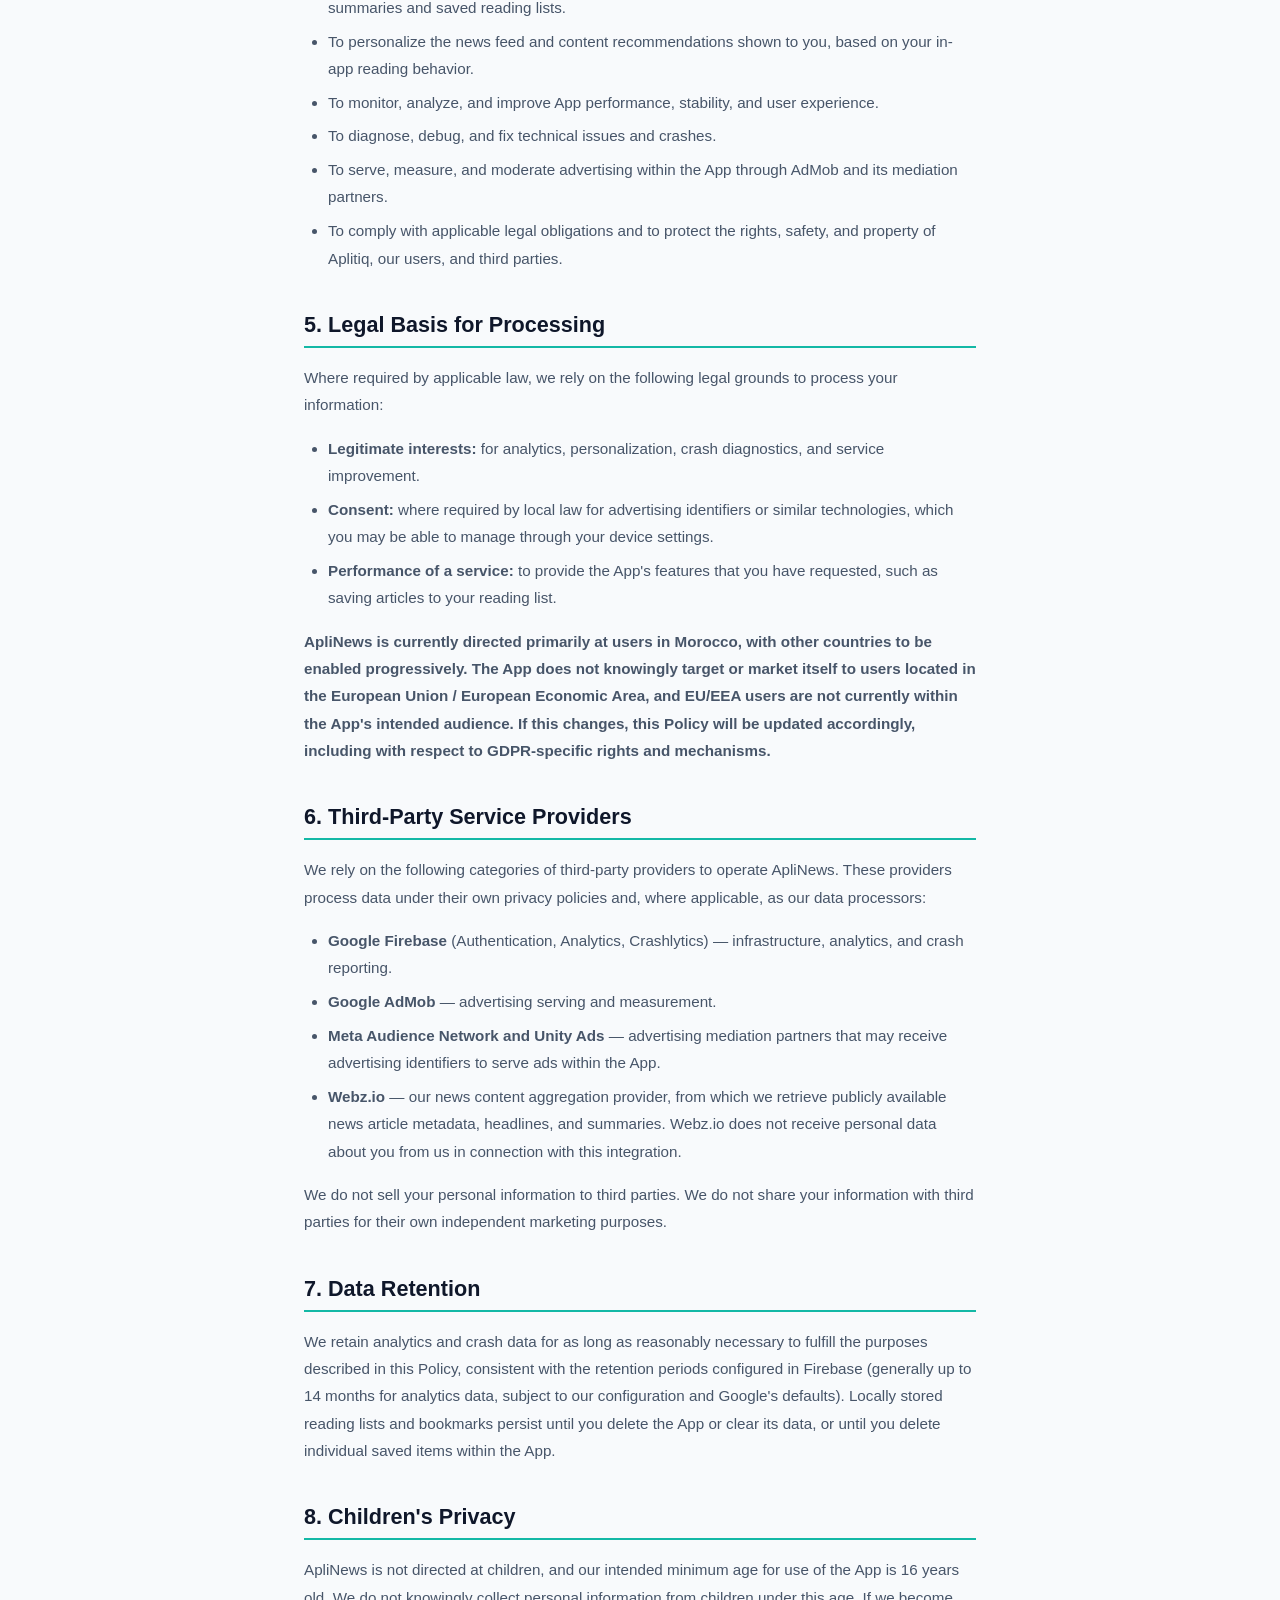
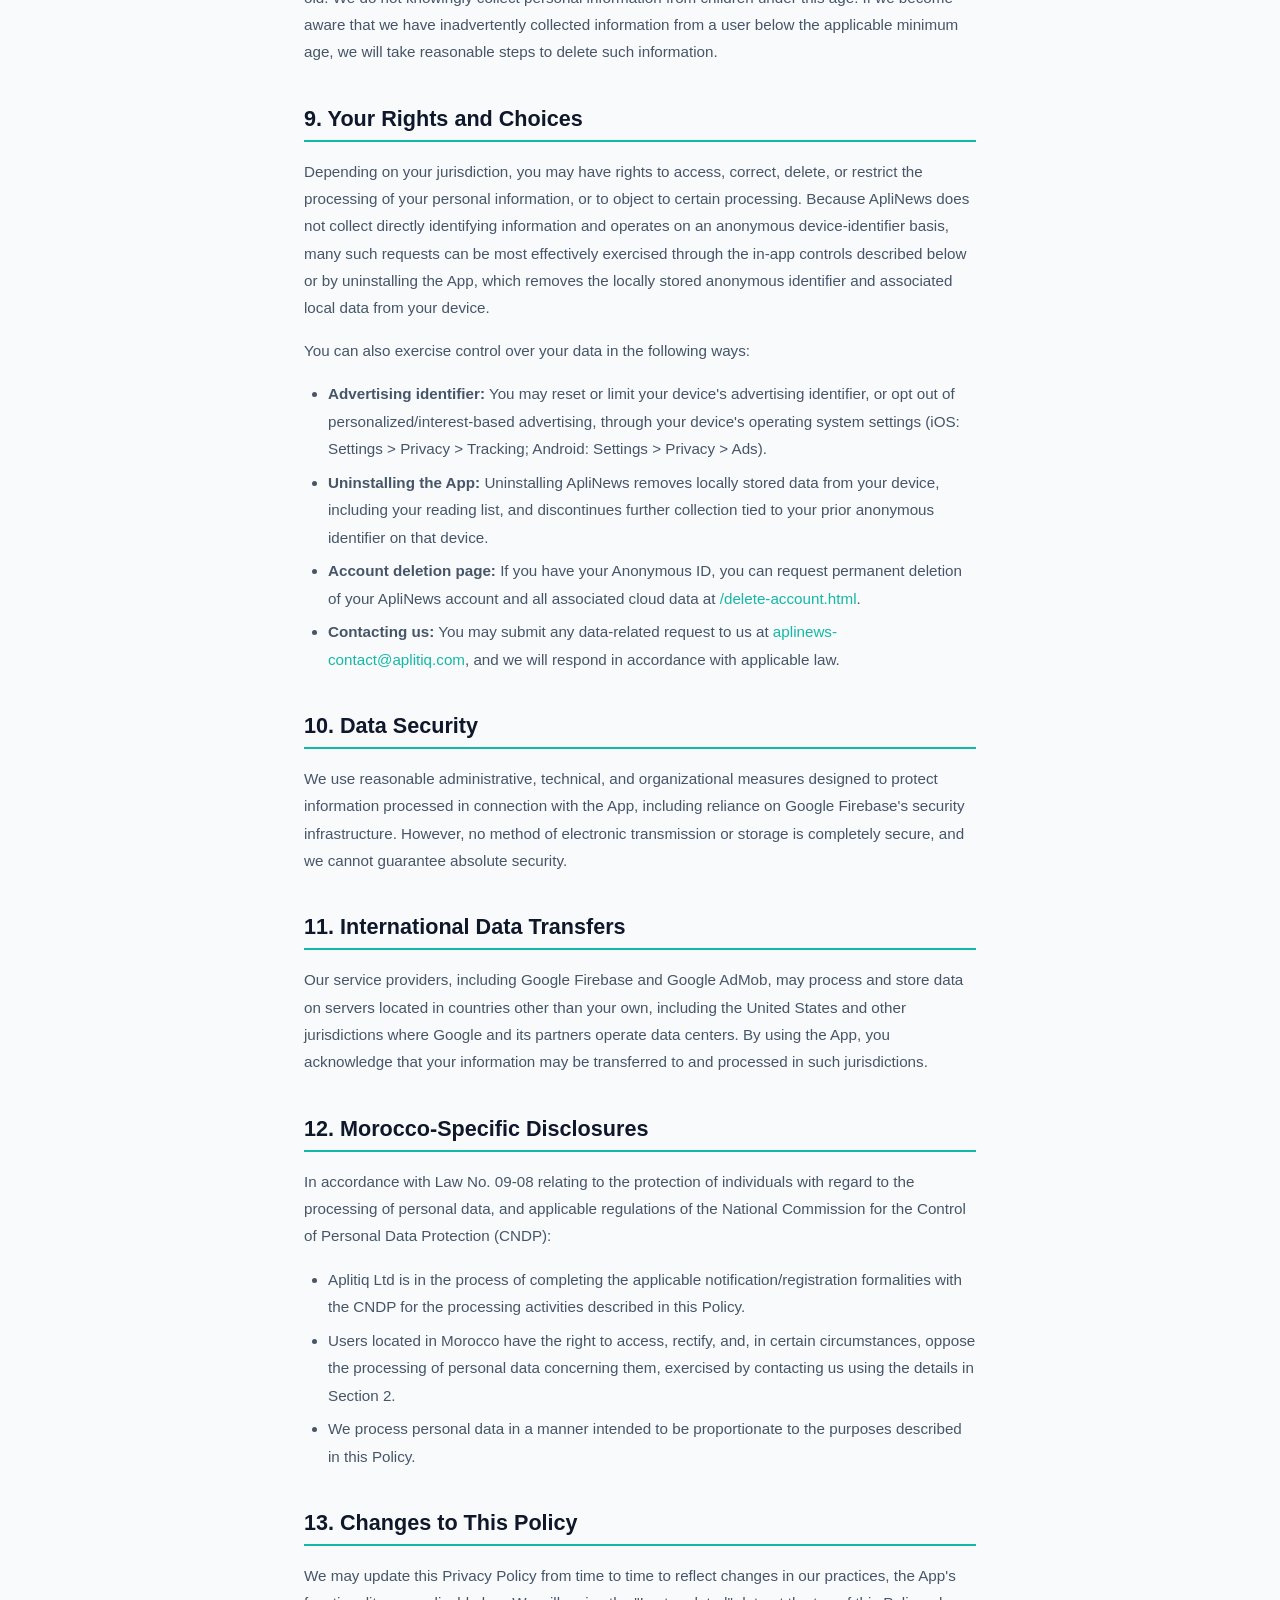
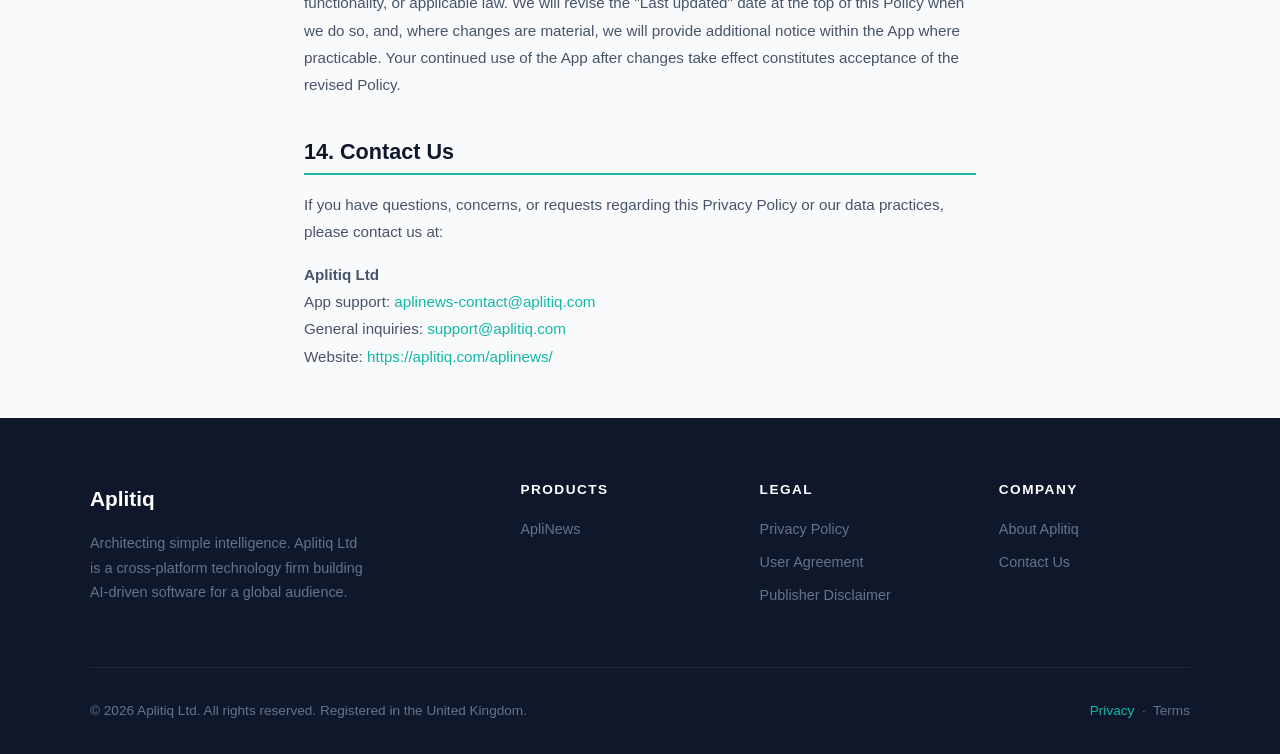
<file: privacy-policy/index.html>
<!DOCTYPE html>
<html lang="en">
<head>
    <meta charset="UTF-8">
    <meta name="viewport" content="width=device-width, initial-scale=1.0">
    <title>Privacy Policy — ApliNews | Aplitiq</title>
    <meta name="description" content="Privacy Policy for ApliNews by Aplitiq Ltd. Learn how we collect, use, and protect your personal data.">
    <link rel="stylesheet" href="../css/shared.css">
</head>
<body>

    <nav class="navbar">
        <a href="../" class="logo">Apli<span class="logo-accent">tiq</span></a>
        <div class="nav-links">
            <a href="../">Home</a>
            <a href="../aplinews/">ApliNews</a>
            <a href="../contact/">Contact</a>
        </div>
    </nav>

    <div class="legal-hero">
        <div class="section-eyebrow">ApliNews</div>
        <h1>Privacy Policy</h1>
        <p>How Aplitiq Ltd collects, uses, and protects your personal information when you use ApliNews.</p>
    </div>

    <div class="legal-body">
        <span class="legal-date">Last Updated: 18 June 2026</span>

        <div class="legal-notice">
            <strong>Notice:</strong> This Privacy Policy applies to the ApliNews mobile application and any related services operated by Aplitiq Ltd. By using ApliNews, you agree to the practices described in this policy.
        </div>

        <div class="legal-section">
            <h2>APLINEWS</h2>
            <p><em>a product of Aplitiq Ltd</em></p>
            <h2>Privacy Policy</h2>
            <p>How ApliNews collects, uses, and protects your information.</p>
            <p><strong>Last updated:</strong> 18 June 2026</p>
            <p><strong>Effective date:</strong> 18 June 2026</p>
        </div>

        <div class="legal-section">
            <h2>Table of Contents</h2>
            <ul>
                <li>1. Introduction</li>
                <li>2. Who We Are</li>
                <li>3. Information We Collect</li>
                <li>4. How We Use Your Information</li>
                <li>5. Legal Basis for Processing</li>
                <li>6. Third-Party Service Providers</li>
                <li>7. Data Retention</li>
                <li>8. Children’s Privacy</li>
                <li>9. Your Rights and Choices</li>
                <li>10. Data Security</li>
                <li>11. International Data Transfers</li>
                <li>12. Morocco-Specific Disclosures</li>
                <li>13. Changes to This Policy</li>
                <li>14. Contact Us</li>
            </ul>
        </div>

        <div class="legal-section">
            <h2>1. Introduction</h2>
            <p>This Privacy Policy explains how Aplitiq Ltd ("Aplitiq," "we," "us," or "our") collects, uses, discloses, and safeguards information in connection with the ApliNews mobile application (the "App"). ApliNews is a news aggregation service that surfaces summaries and headlines of third-party news content and links users to original publisher websites.</p>
            <p>We are committed to handling your information responsibly and transparently. Please read this Policy carefully. By downloading, accessing, or using the App, you acknowledge that you have read and understood this Policy.</p>
            <p><strong>Key point:</strong> ApliNews does not require you to create an account. Each installation is identified only by an anonymous, randomly generated device identifier. We do not knowingly collect your name, email address, or phone number through the App itself.</p>
        </div>

        <div class="legal-section">
            <h2>2. Who We Are</h2>
            <p>Aplitiq Ltd is the data controller responsible for the App. You can reach us at:</p>
            <ul>
                <li>App-specific support: <a href="mailto:aplinews-contact@aplitiq.com" style="color: var(--electric-teal);">aplinews-contact@aplitiq.com</a></li>
                <li>General company contact: <a href="mailto:support@aplitiq.com" style="color: var(--electric-teal);">support@aplitiq.com</a></li>
            </ul>
            <p>Website: <a href="https://aplitiq.com/aplinews/" style="color: var(--electric-teal);">https://aplitiq.com/aplinews/</a></p>
        </div>

        <div class="legal-section">
            <h2>3. Information We Collect</h2>

            <h3>3.1 Information Collected Automatically</h3>
            <p>When you use ApliNews, the following categories of information are collected automatically through our infrastructure providers (principally Google Firebase and Google AdMob):</p>
            <ul>
                <li><strong>Anonymous identifier:</strong> Each device is assigned a unique, randomly generated identifier via Firebase Anonymous Authentication. This identifier is not linked to your name, email, or any other directly identifying information you provide to us, and is generated automatically — it does not require you to sign up or log in.</li>
                <li><strong>Device and usage analytics:</strong> Through Firebase Analytics, we collect data such as device model, operating system version, language settings, approximate location (derived from IP address, at city/region level), app version, session duration, screens viewed, and general in-app interactions (e.g., articles opened, categories browsed, time spent reading).</li>
                <li><strong>Crash and diagnostic data:</strong> Through Firebase Crashlytics, we collect technical diagnostic information when the App crashes or encounters errors, including device state, stack traces, and the anonymous device identifier, to help us identify and fix bugs.</li>
                <li><strong>Behavioral data for personalization:</strong> We analyze your reading behavior within the App (such as topics and articles you engage with) to build a personalized news feed. This profiling is based solely on in-app behavior tied to your anonymous device identifier — not on your real-world identity.</li>
                <li><strong>Advertising data:</strong> Through Google AdMob and its mediation partners (including Meta Audience Network and Unity Ads), advertising identifiers and related interaction data may be collected to serve and measure ads, and, where applicable, to measure and limit ad frequency and detect invalid traffic.</li>
                <li><strong>Locally stored data:</strong> Your saved articles and reading lists / bookmarks are stored either on your device and/or associated with your anonymous identifier so that your reading list is available across sessions.</li>
                <li><strong>Country selection:</strong> The country you select at first launch is stored to determine which news content and language options are shown to you.</li>
            </ul>

            <h3>3.2 Information We Do Not Collect</h3>
            <p>We do not require or request your name, email address, phone number, government ID, or payment card details through the App. We do not ask for or knowingly collect precise GPS location — only the approximate, IP-derived location used for analytics and content relevance described above.</p>
        </div>

        <div class="legal-section">
            <h2>4. How We Use Your Information</h2>
            <p>We use the information described above for the following purposes:</p>
            <ul>
                <li>To operate, maintain, and deliver the core functionality of the App, including displaying news summaries and saved reading lists.</li>
                <li>To personalize the news feed and content recommendations shown to you, based on your in-app reading behavior.</li>
                <li>To monitor, analyze, and improve App performance, stability, and user experience.</li>
                <li>To diagnose, debug, and fix technical issues and crashes.</li>
                <li>To serve, measure, and moderate advertising within the App through AdMob and its mediation partners.</li>
                <li>To comply with applicable legal obligations and to protect the rights, safety, and property of Aplitiq, our users, and third parties.</li>
            </ul>
        </div>

        <div class="legal-section">
            <h2>5. Legal Basis for Processing</h2>
            <p>Where required by applicable law, we rely on the following legal grounds to process your information:</p>
            <ul>
                <li><strong>Legitimate interests:</strong> for analytics, personalization, crash diagnostics, and service improvement.</li>
                <li><strong>Consent:</strong> where required by local law for advertising identifiers or similar technologies, which you may be able to manage through your device settings.</li>
                <li><strong>Performance of a service:</strong> to provide the App's features that you have requested, such as saving articles to your reading list.</li>
            </ul>
            <p><strong>ApliNews is currently directed primarily at users in Morocco, with other countries to be enabled progressively. The App does not knowingly target or market itself to users located in the European Union / European Economic Area, and EU/EEA users are not currently within the App's intended audience. If this changes, this Policy will be updated accordingly, including with respect to GDPR-specific rights and mechanisms.</strong></p>
        </div>

        <div class="legal-section">
            <h2>6. Third-Party Service Providers</h2>
            <p>We rely on the following categories of third-party providers to operate ApliNews. These providers process data under their own privacy policies and, where applicable, as our data processors:</p>
            <ul>
                <li><strong>Google Firebase</strong> (Authentication, Analytics, Crashlytics) — infrastructure, analytics, and crash reporting.</li>
                <li><strong>Google AdMob</strong> — advertising serving and measurement.</li>
                <li><strong>Meta Audience Network and Unity Ads</strong> — advertising mediation partners that may receive advertising identifiers to serve ads within the App.</li>
                <li><strong>Webz.io</strong> — our news content aggregation provider, from which we retrieve publicly available news article metadata, headlines, and summaries. Webz.io does not receive personal data about you from us in connection with this integration.</li>
            </ul>
            <p>We do not sell your personal information to third parties. We do not share your information with third parties for their own independent marketing purposes.</p>
        </div>

        <div class="legal-section">
            <h2>7. Data Retention</h2>
            <p>We retain analytics and crash data for as long as reasonably necessary to fulfill the purposes described in this Policy, consistent with the retention periods configured in Firebase (generally up to 14 months for analytics data, subject to our configuration and Google's defaults). Locally stored reading lists and bookmarks persist until you delete the App or clear its data, or until you delete individual saved items within the App.</p>
        </div>

        <div class="legal-section">
            <h2>8. Children's Privacy</h2>
            <p>ApliNews is not directed at children, and our intended minimum age for use of the App is 16 years old. We do not knowingly collect personal information from children under this age. If we become aware that we have inadvertently collected information from a user below the applicable minimum age, we will take reasonable steps to delete such information.</p>
        </div>

        <div class="legal-section">
            <h2>9. Your Rights and Choices</h2>
            <p>Depending on your jurisdiction, you may have rights to access, correct, delete, or restrict the processing of your personal information, or to object to certain processing. Because ApliNews does not collect directly identifying information and operates on an anonymous device-identifier basis, many such requests can be most effectively exercised through the in-app controls described below or by uninstalling the App, which removes the locally stored anonymous identifier and associated local data from your device.</p>
            <p>You can also exercise control over your data in the following ways:</p>
            <ul>
                <li><strong>Advertising identifier:</strong> You may reset or limit your device's advertising identifier, or opt out of personalized/interest-based advertising, through your device's operating system settings (iOS: Settings &gt; Privacy &gt; Tracking; Android: Settings &gt; Privacy &gt; Ads).</li>
                <li><strong>Uninstalling the App:</strong> Uninstalling ApliNews removes locally stored data from your device, including your reading list, and discontinues further collection tied to your prior anonymous identifier on that device.</li>
                <li><strong>Account deletion page:</strong> If you have your Anonymous ID, you can request permanent deletion of your ApliNews account and all associated cloud data at <a href="/delete-account.html" style="color: var(--electric-teal);">/delete-account.html</a>.</li>
                <li><strong>Contacting us:</strong> You may submit any data-related request to us at <a href="mailto:aplinews-contact@aplitiq.com" style="color: var(--electric-teal);">aplinews-contact@aplitiq.com</a>, and we will respond in accordance with applicable law.</li>
            </ul>
        </div>

        <div class="legal-section">
            <h2>10. Data Security</h2>
            <p>We use reasonable administrative, technical, and organizational measures designed to protect information processed in connection with the App, including reliance on Google Firebase's security infrastructure. However, no method of electronic transmission or storage is completely secure, and we cannot guarantee absolute security.</p>
        </div>

        <div class="legal-section">
            <h2>11. International Data Transfers</h2>
            <p>Our service providers, including Google Firebase and Google AdMob, may process and store data on servers located in countries other than your own, including the United States and other jurisdictions where Google and its partners operate data centers. By using the App, you acknowledge that your information may be transferred to and processed in such jurisdictions.</p>
        </div>

        <div class="legal-section">
            <h2>12. Morocco-Specific Disclosures</h2>
            <p>In accordance with Law No. 09-08 relating to the protection of individuals with regard to the processing of personal data, and applicable regulations of the National Commission for the Control of Personal Data Protection (CNDP):</p>
            <ul>
                <li>Aplitiq Ltd is in the process of completing the applicable notification/registration formalities with the CNDP for the processing activities described in this Policy.</li>
                <li>Users located in Morocco have the right to access, rectify, and, in certain circumstances, oppose the processing of personal data concerning them, exercised by contacting us using the details in Section 2.</li>
                <li>We process personal data in a manner intended to be proportionate to the purposes described in this Policy.</li>
            </ul>
        </div>

        <div class="legal-section">
            <h2>13. Changes to This Policy</h2>
            <p>We may update this Privacy Policy from time to time to reflect changes in our practices, the App's functionality, or applicable law. We will revise the "Last updated" date at the top of this Policy when we do so, and, where changes are material, we will provide additional notice within the App where practicable. Your continued use of the App after changes take effect constitutes acceptance of the revised Policy.</p>
        </div>

        <div class="legal-section">
            <h2>14. Contact Us</h2>
            <p>If you have questions, concerns, or requests regarding this Privacy Policy or our data practices, please contact us at:</p>
            <p>
                <strong>Aplitiq Ltd</strong><br>
                App support: <a href="mailto:aplinews-contact@aplitiq.com" style="color: var(--electric-teal);">aplinews-contact@aplitiq.com</a><br>
                General inquiries: <a href="mailto:support@aplitiq.com" style="color: var(--electric-teal);">support@aplitiq.com</a><br>
                Website: <a href="https://aplitiq.com/aplinews/" style="color: var(--electric-teal);">https://aplitiq.com/aplinews/</a>
            </p>
        </div>
    </div>

    <footer class="footer">
        <div class="footer-inner">
            <div class="footer-brand-col">
                <a href="../" class="footer-logo">Aplitiq</a>
                <p>Architecting simple intelligence. Aplitiq Ltd is a cross-platform technology firm building AI-driven software for a global audience.</p>
            </div>
            <div class="footer-col">
                <h4>Products</h4>
                <a href="../aplinews/">ApliNews</a>
            </div>
            <div class="footer-col">
                <h4>Legal</h4>
                <a href="./">Privacy Policy</a>
                <a href="../user-agreement/">User Agreement</a>
                <a href="../publisher-disclaimer/">Publisher Disclaimer</a>
            </div>
            <div class="footer-col">
                <h4>Company</h4>
                <a href="../">About Aplitiq</a>
                <a href="../contact/">Contact Us</a>
            </div>
        </div>
        <div class="footer-bottom">
            <span class="footer-bottom-left">&copy; 2026 Aplitiq Ltd. All rights reserved. Registered in the United Kingdom.</span>
            <span class="footer-bottom-right">
                <a href="./" style="color: var(--electric-teal);">Privacy</a>
                &nbsp;&middot;&nbsp;
                <a href="../user-agreement/" style="color: var(--muted-slate);">Terms</a>
            </span>
        </div>
    </footer>

</body>
</html>
</file>
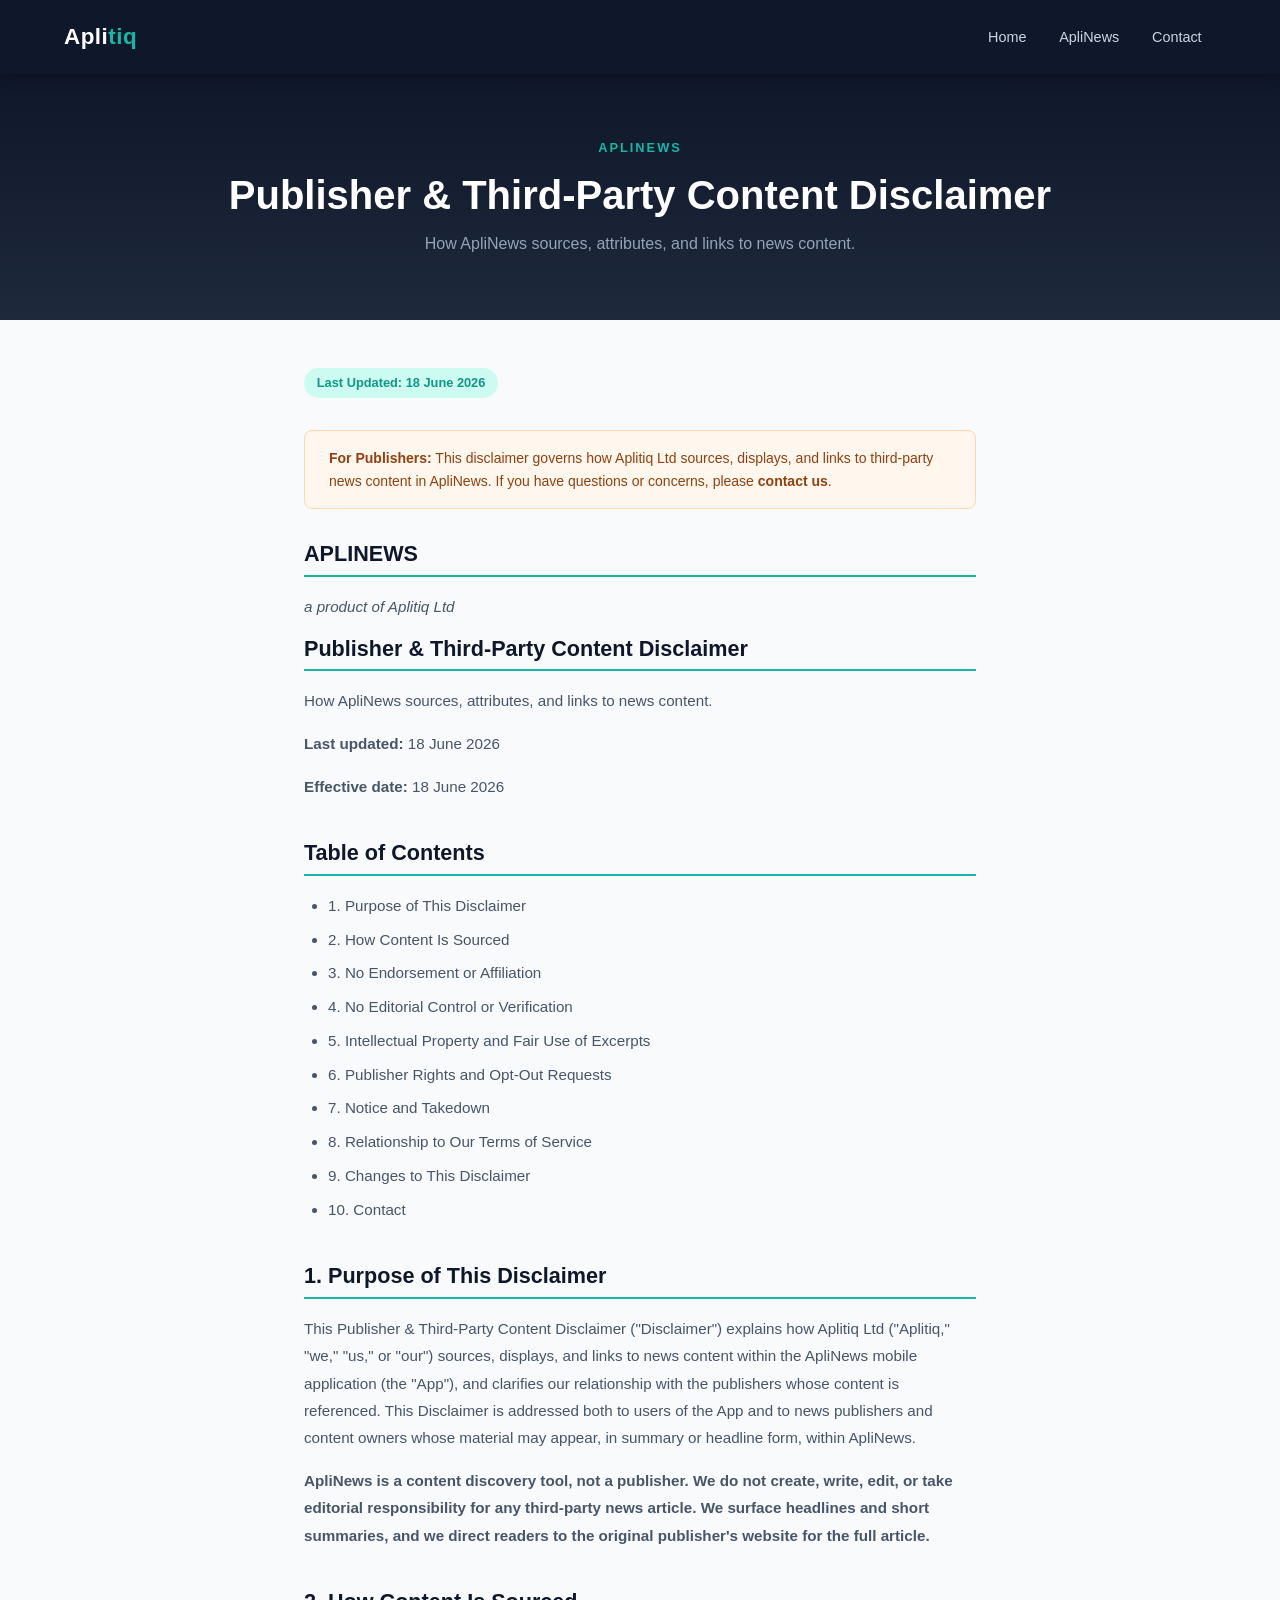
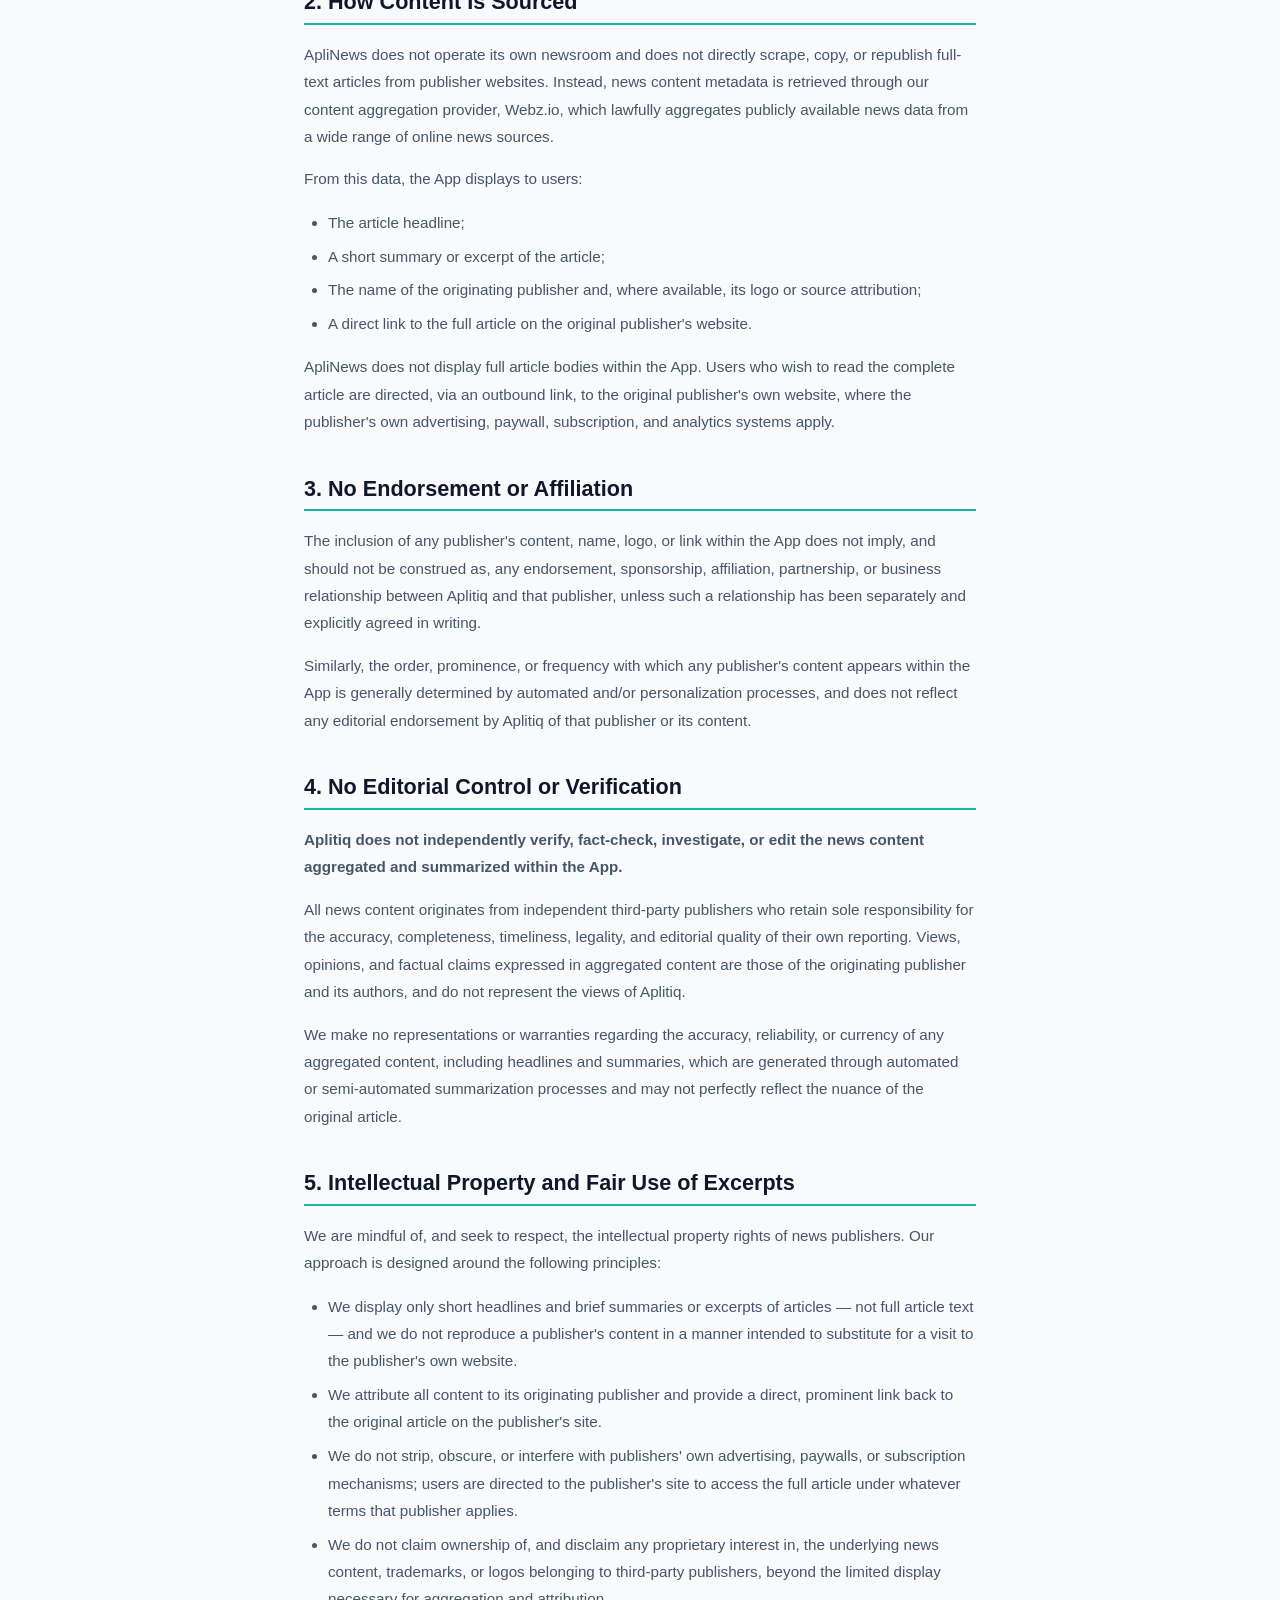
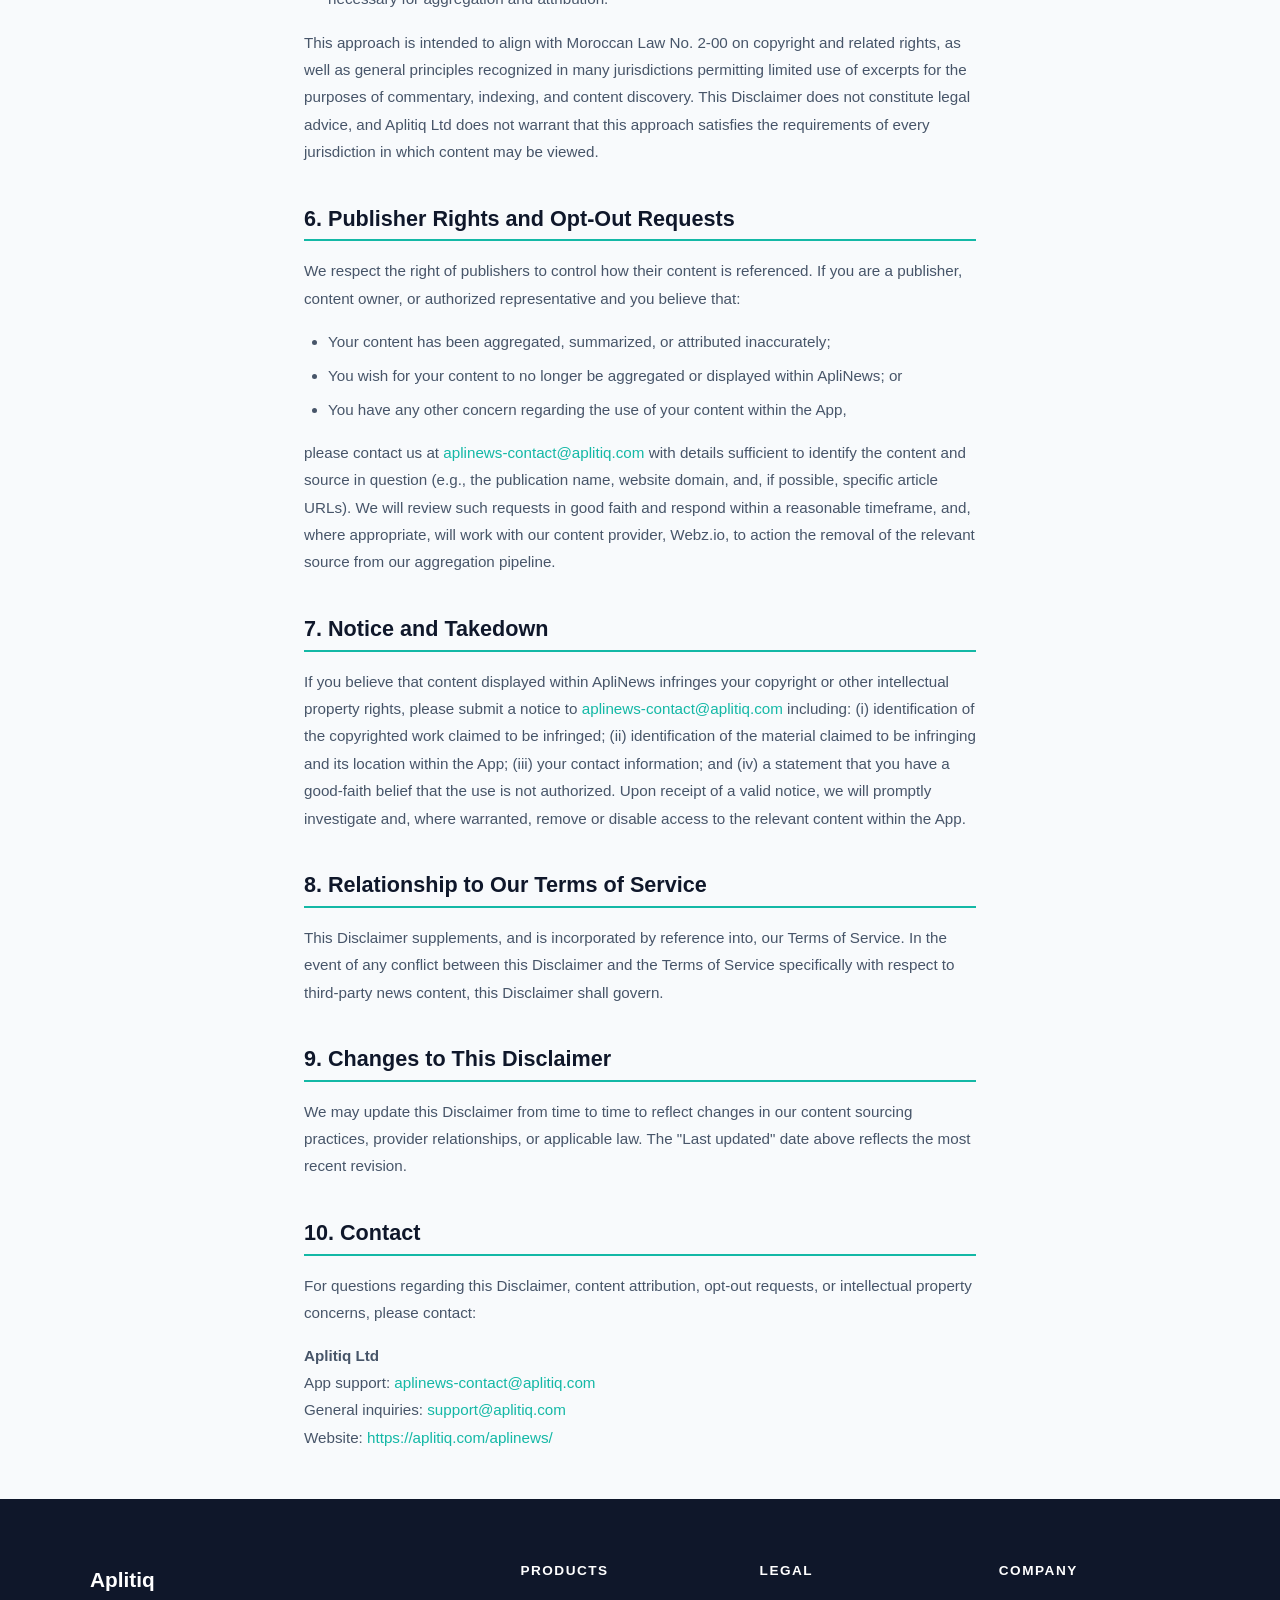
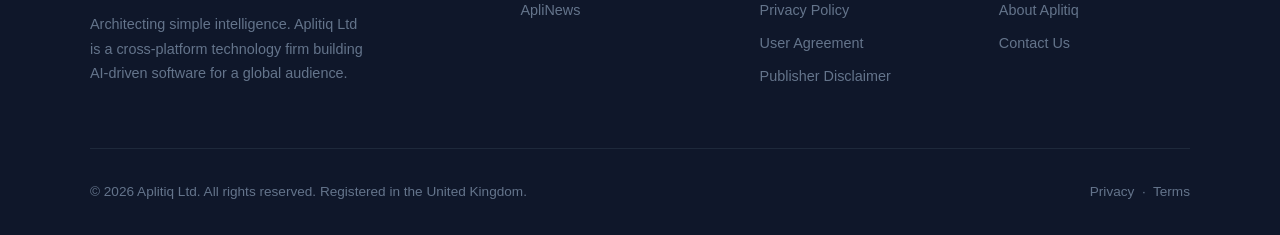
<file: publisher-disclaimer/index.html>
<!DOCTYPE html>
<html lang="en">
<head>
    <meta charset="UTF-8">
    <meta name="viewport" content="width=device-width, initial-scale=1.0">
    <title>Publisher Disclaimer — ApliNews | Aplitiq</title>
    <meta name="description" content="Publisher Disclaimer for ApliNews. Information for news publishers and content providers about how ApliNews aggregates and presents third-party content.">
    <link rel="stylesheet" href="../css/shared.css">
</head>
<body>

    <nav class="navbar">
        <a href="../" class="logo">Apli<span class="logo-accent">tiq</span></a>
        <div class="nav-links">
            <a href="../">Home</a>
            <a href="../aplinews/">ApliNews</a>
            <a href="../contact/">Contact</a>
        </div>
    </nav>

    <div class="legal-hero">
        <div class="section-eyebrow">ApliNews</div>
        <h1>Publisher &amp; Third-Party Content Disclaimer</h1>
        <p>How ApliNews sources, attributes, and links to news content.</p>
    </div>

    <div class="legal-body">
        <span class="legal-date">Last Updated: 18 June 2026</span>

        <div class="legal-notice">
            <strong>For Publishers:</strong> This disclaimer governs how Aplitiq Ltd sources, displays, and links to third-party news content in ApliNews. If you have questions or concerns, please <a href="../contact/" style="color: #92400E; font-weight: 600;">contact us</a>.
        </div>

        <div class="legal-section">
            <h2>APLINEWS</h2>
            <p><em>a product of Aplitiq Ltd</em></p>
            <h2>Publisher &amp; Third-Party Content Disclaimer</h2>
            <p>How ApliNews sources, attributes, and links to news content.</p>
            <p><strong>Last updated:</strong> 18 June 2026</p>
            <p><strong>Effective date:</strong> 18 June 2026</p>
        </div>

        <div class="legal-section">
            <h2>Table of Contents</h2>
            <ul>
                <li>1. Purpose of This Disclaimer</li>
                <li>2. How Content Is Sourced</li>
                <li>3. No Endorsement or Affiliation</li>
                <li>4. No Editorial Control or Verification</li>
                <li>5. Intellectual Property and Fair Use of Excerpts</li>
                <li>6. Publisher Rights and Opt-Out Requests</li>
                <li>7. Notice and Takedown</li>
                <li>8. Relationship to Our Terms of Service</li>
                <li>9. Changes to This Disclaimer</li>
                <li>10. Contact</li>
            </ul>
        </div>

        <div class="legal-section">
            <h2>1. Purpose of This Disclaimer</h2>
            <p>This Publisher &amp; Third-Party Content Disclaimer ("Disclaimer") explains how Aplitiq Ltd ("Aplitiq," "we," "us," or "our") sources, displays, and links to news content within the ApliNews mobile application (the "App"), and clarifies our relationship with the publishers whose content is referenced. This Disclaimer is addressed both to users of the App and to news publishers and content owners whose material may appear, in summary or headline form, within ApliNews.</p>
            <p><strong>ApliNews is a content discovery tool, not a publisher. We do not create, write, edit, or take editorial responsibility for any third-party news article. We surface headlines and short summaries, and we direct readers to the original publisher's website for the full article.</strong></p>
        </div>

        <div class="legal-section">
            <h2>2. How Content Is Sourced</h2>
            <p>ApliNews does not operate its own newsroom and does not directly scrape, copy, or republish full-text articles from publisher websites. Instead, news content metadata is retrieved through our content aggregation provider, Webz.io, which lawfully aggregates publicly available news data from a wide range of online news sources.</p>
            <p>From this data, the App displays to users:</p>
            <ul>
                <li>The article headline;</li>
                <li>A short summary or excerpt of the article;</li>
                <li>The name of the originating publisher and, where available, its logo or source attribution;</li>
                <li>A direct link to the full article on the original publisher's website.</li>
            </ul>
            <p>ApliNews does not display full article bodies within the App. Users who wish to read the complete article are directed, via an outbound link, to the original publisher's own website, where the publisher's own advertising, paywall, subscription, and analytics systems apply.</p>
        </div>

        <div class="legal-section">
            <h2>3. No Endorsement or Affiliation</h2>
            <p>The inclusion of any publisher's content, name, logo, or link within the App does not imply, and should not be construed as, any endorsement, sponsorship, affiliation, partnership, or business relationship between Aplitiq and that publisher, unless such a relationship has been separately and explicitly agreed in writing.</p>
            <p>Similarly, the order, prominence, or frequency with which any publisher's content appears within the App is generally determined by automated and/or personalization processes, and does not reflect any editorial endorsement by Aplitiq of that publisher or its content.</p>
        </div>

        <div class="legal-section">
            <h2>4. No Editorial Control or Verification</h2>
            <p><strong>Aplitiq does not independently verify, fact-check, investigate, or edit the news content aggregated and summarized within the App.</strong></p>
            <p>All news content originates from independent third-party publishers who retain sole responsibility for the accuracy, completeness, timeliness, legality, and editorial quality of their own reporting. Views, opinions, and factual claims expressed in aggregated content are those of the originating publisher and its authors, and do not represent the views of Aplitiq.</p>
            <p>We make no representations or warranties regarding the accuracy, reliability, or currency of any aggregated content, including headlines and summaries, which are generated through automated or semi-automated summarization processes and may not perfectly reflect the nuance of the original article.</p>
        </div>

        <div class="legal-section">
            <h2>5. Intellectual Property and Fair Use of Excerpts</h2>
            <p>We are mindful of, and seek to respect, the intellectual property rights of news publishers. Our approach is designed around the following principles:</p>
            <ul>
                <li>We display only short headlines and brief summaries or excerpts of articles — not full article text — and we do not reproduce a publisher's content in a manner intended to substitute for a visit to the publisher's own website.</li>
                <li>We attribute all content to its originating publisher and provide a direct, prominent link back to the original article on the publisher's site.</li>
                <li>We do not strip, obscure, or interfere with publishers' own advertising, paywalls, or subscription mechanisms; users are directed to the publisher's site to access the full article under whatever terms that publisher applies.</li>
                <li>We do not claim ownership of, and disclaim any proprietary interest in, the underlying news content, trademarks, or logos belonging to third-party publishers, beyond the limited display necessary for aggregation and attribution.</li>
            </ul>
            <p>This approach is intended to align with Moroccan Law No. 2-00 on copyright and related rights, as well as general principles recognized in many jurisdictions permitting limited use of excerpts for the purposes of commentary, indexing, and content discovery. This Disclaimer does not constitute legal advice, and Aplitiq Ltd does not warrant that this approach satisfies the requirements of every jurisdiction in which content may be viewed.</p>
        </div>

        <div class="legal-section">
            <h2>6. Publisher Rights and Opt-Out Requests</h2>
            <p>We respect the right of publishers to control how their content is referenced. If you are a publisher, content owner, or authorized representative and you believe that:</p>
            <ul>
                <li>Your content has been aggregated, summarized, or attributed inaccurately;</li>
                <li>You wish for your content to no longer be aggregated or displayed within ApliNews; or</li>
                <li>You have any other concern regarding the use of your content within the App,</li>
            </ul>
            <p>please contact us at <a href="mailto:aplinews-contact@aplitiq.com" style="color: var(--electric-teal);">aplinews-contact@aplitiq.com</a> with details sufficient to identify the content and source in question (e.g., the publication name, website domain, and, if possible, specific article URLs). We will review such requests in good faith and respond within a reasonable timeframe, and, where appropriate, will work with our content provider, Webz.io, to action the removal of the relevant source from our aggregation pipeline.</p>
        </div>

        <div class="legal-section">
            <h2>7. Notice and Takedown</h2>
            <p>If you believe that content displayed within ApliNews infringes your copyright or other intellectual property rights, please submit a notice to <a href="mailto:aplinews-contact@aplitiq.com" style="color: var(--electric-teal);">aplinews-contact@aplitiq.com</a> including: (i) identification of the copyrighted work claimed to be infringed; (ii) identification of the material claimed to be infringing and its location within the App; (iii) your contact information; and (iv) a statement that you have a good-faith belief that the use is not authorized. Upon receipt of a valid notice, we will promptly investigate and, where warranted, remove or disable access to the relevant content within the App.</p>
        </div>

        <div class="legal-section">
            <h2>8. Relationship to Our Terms of Service</h2>
            <p>This Disclaimer supplements, and is incorporated by reference into, our Terms of Service. In the event of any conflict between this Disclaimer and the Terms of Service specifically with respect to third-party news content, this Disclaimer shall govern.</p>
        </div>

        <div class="legal-section">
            <h2>9. Changes to This Disclaimer</h2>
            <p>We may update this Disclaimer from time to time to reflect changes in our content sourcing practices, provider relationships, or applicable law. The "Last updated" date above reflects the most recent revision.</p>
        </div>

        <div class="legal-section">
            <h2>10. Contact</h2>
            <p>For questions regarding this Disclaimer, content attribution, opt-out requests, or intellectual property concerns, please contact:</p>
            <p>
                <strong>Aplitiq Ltd</strong><br>
                App support: <a href="mailto:aplinews-contact@aplitiq.com" style="color: var(--electric-teal);">aplinews-contact@aplitiq.com</a><br>
                General inquiries: <a href="mailto:support@aplitiq.com" style="color: var(--electric-teal);">support@aplitiq.com</a><br>
                Website: <a href="https://aplitiq.com/aplinews/" style="color: var(--electric-teal);">https://aplitiq.com/aplinews/</a>
            </p>
        </div>
    </div>

    <footer class="footer">
        <div class="footer-inner">
            <div class="footer-brand-col">
                <a href="../" class="footer-logo">Aplitiq</a>
                <p>Architecting simple intelligence. Aplitiq Ltd is a cross-platform technology firm building AI-driven software for a global audience.</p>
            </div>
            <div class="footer-col">
                <h4>Products</h4>
                <a href="../aplinews/">ApliNews</a>
            </div>
            <div class="footer-col">
                <h4>Legal</h4>
                <a href="../privacy-policy/">Privacy Policy</a>
                <a href="../user-agreement/">User Agreement</a>
                <a href="./">Publisher Disclaimer</a>
            </div>
            <div class="footer-col">
                <h4>Company</h4>
                <a href="../">About Aplitiq</a>
                <a href="../contact/">Contact Us</a>
            </div>
        </div>
        <div class="footer-bottom">
            <span class="footer-bottom-left">&copy; 2026 Aplitiq Ltd. All rights reserved. Registered in the United Kingdom.</span>
            <span class="footer-bottom-right">
                <a href="../privacy-policy/" style="color: var(--muted-slate);">Privacy</a>
                &nbsp;&middot;&nbsp;
                <a href="../user-agreement/" style="color: var(--muted-slate);">Terms</a>
            </span>
        </div>
    </footer>

</body>
</html>
</file>
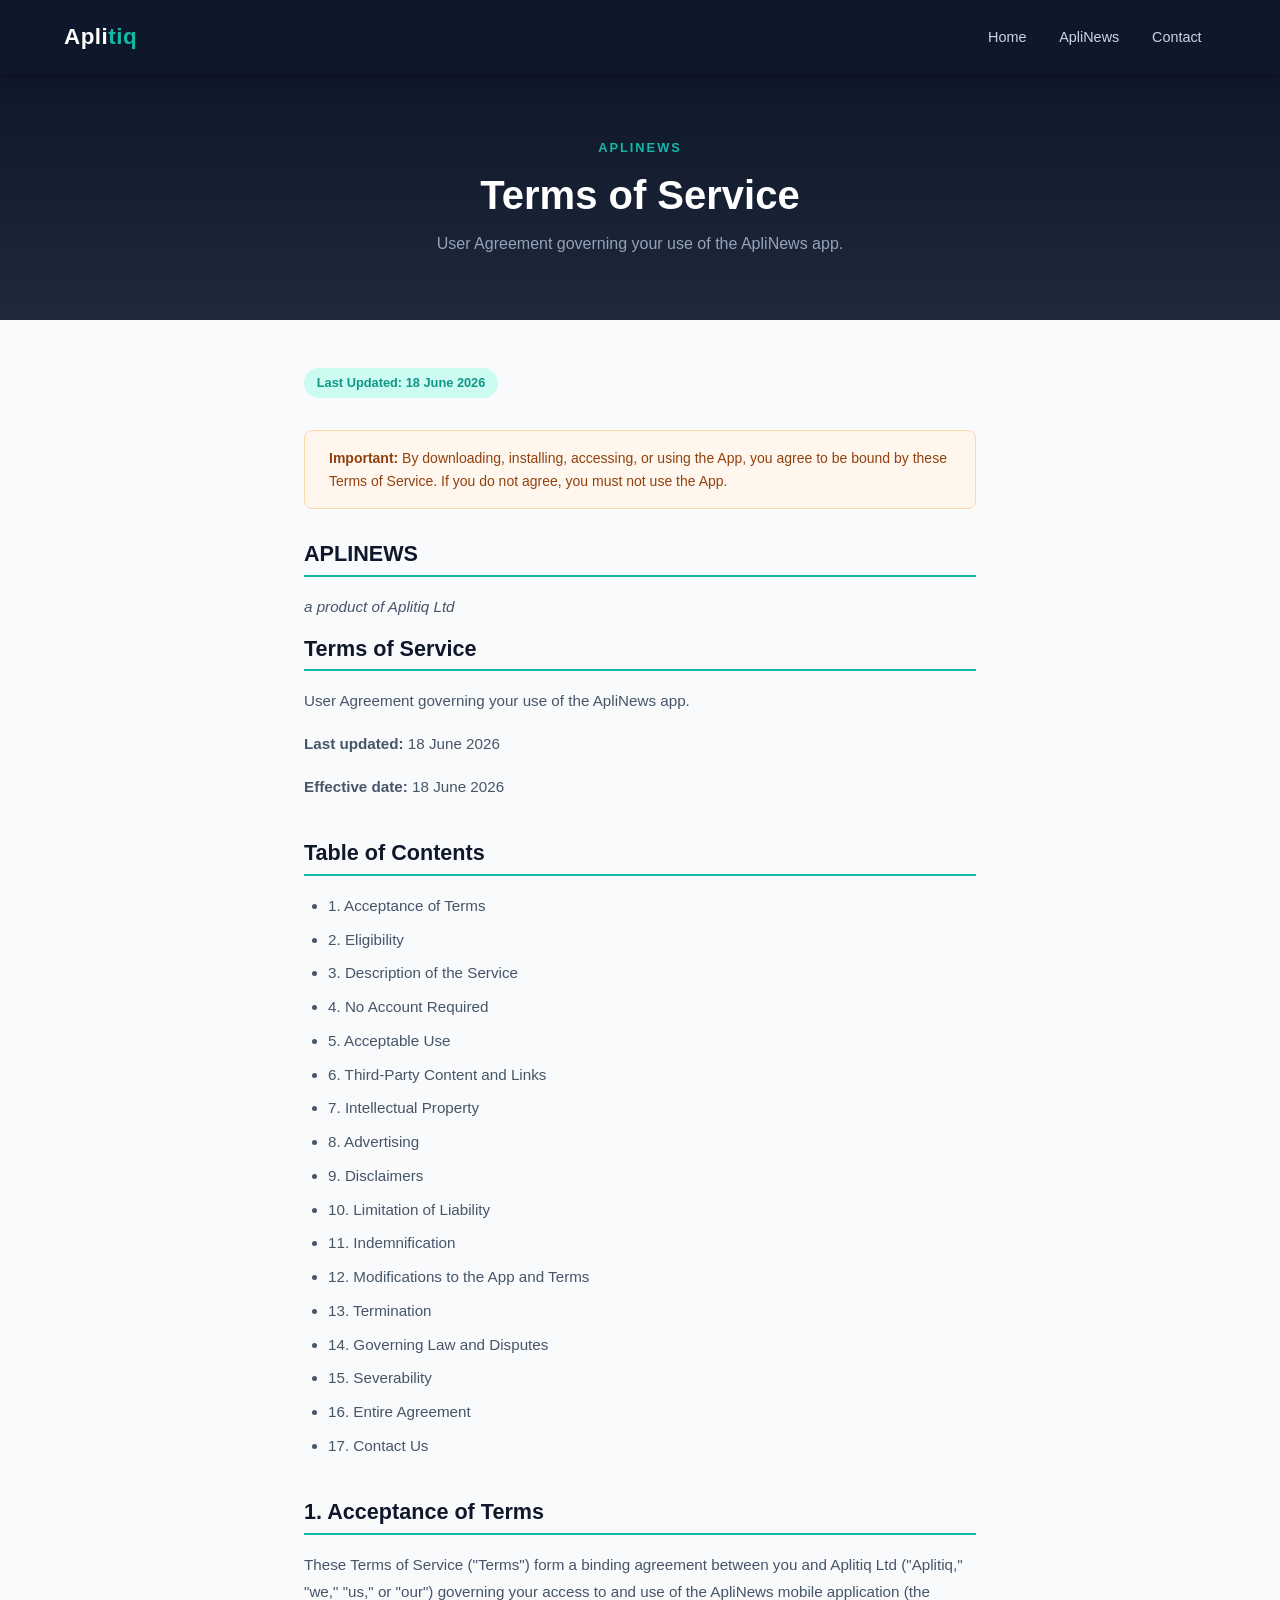
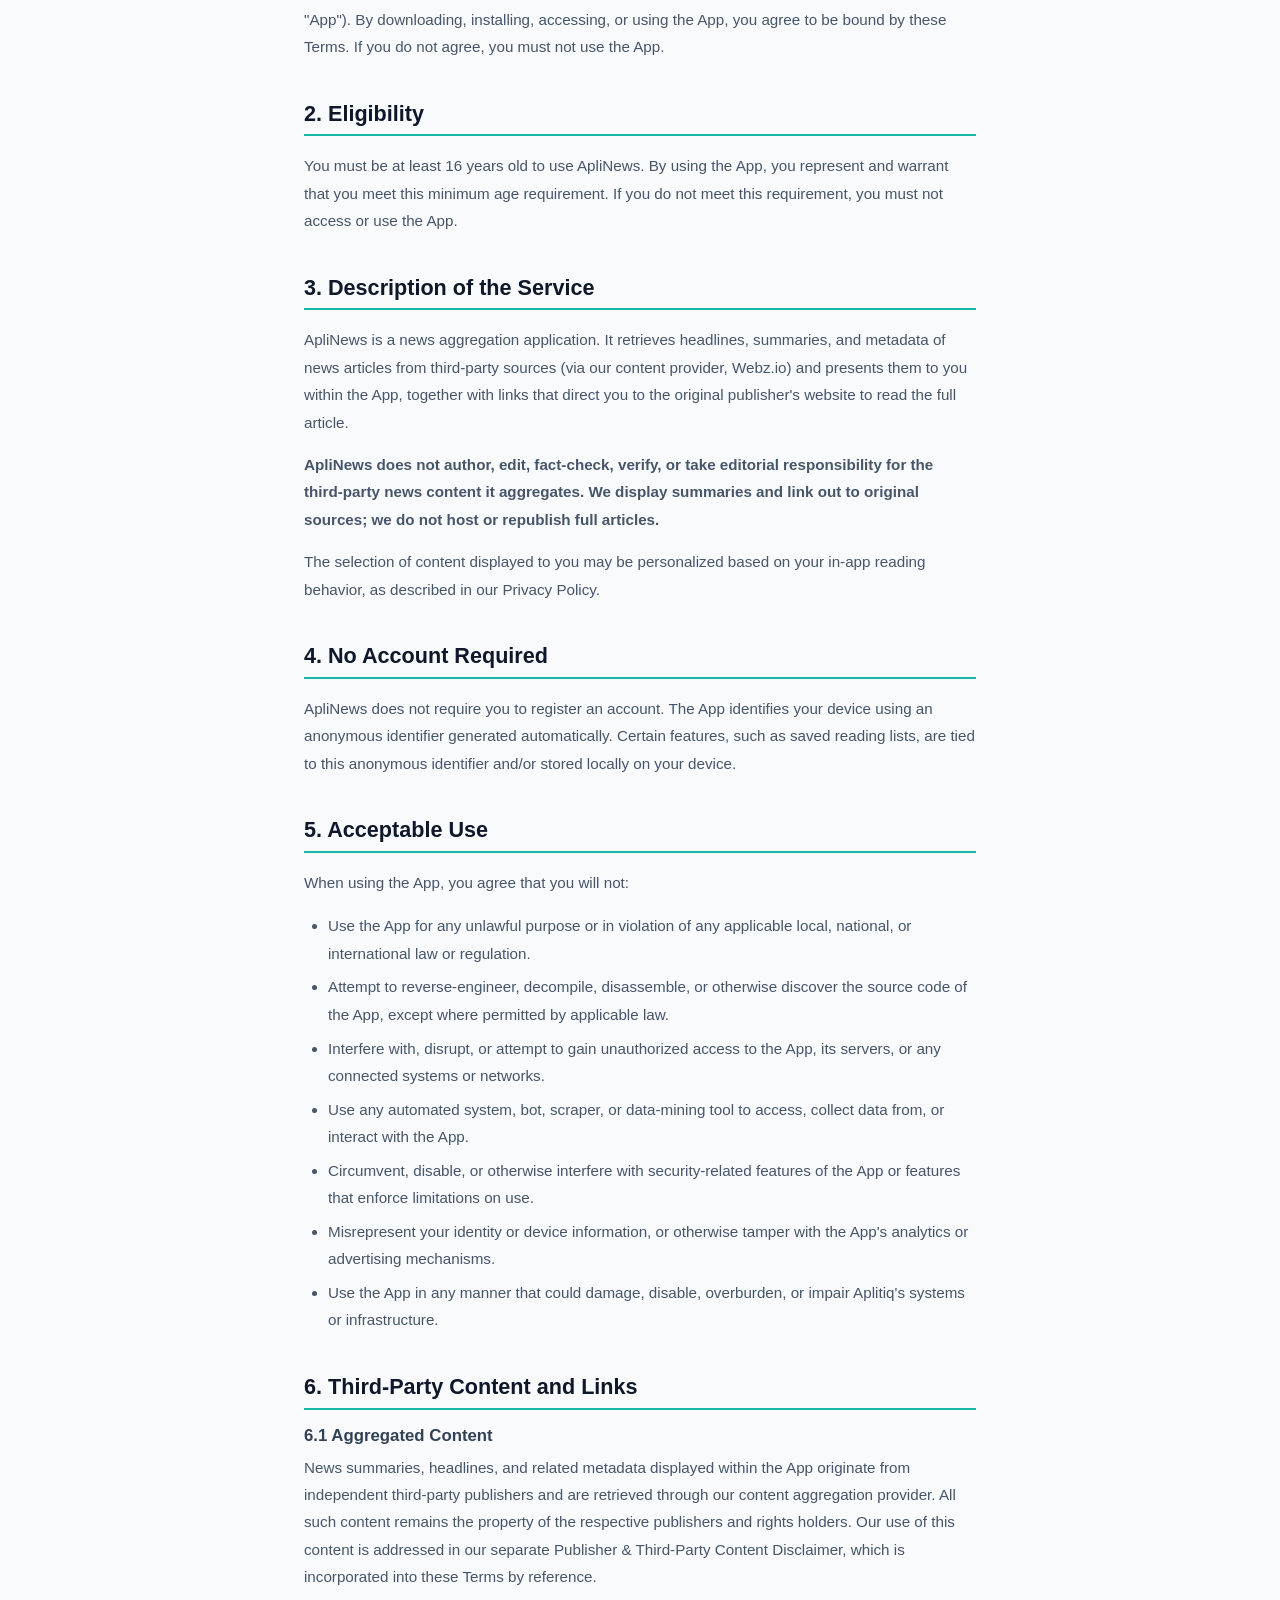
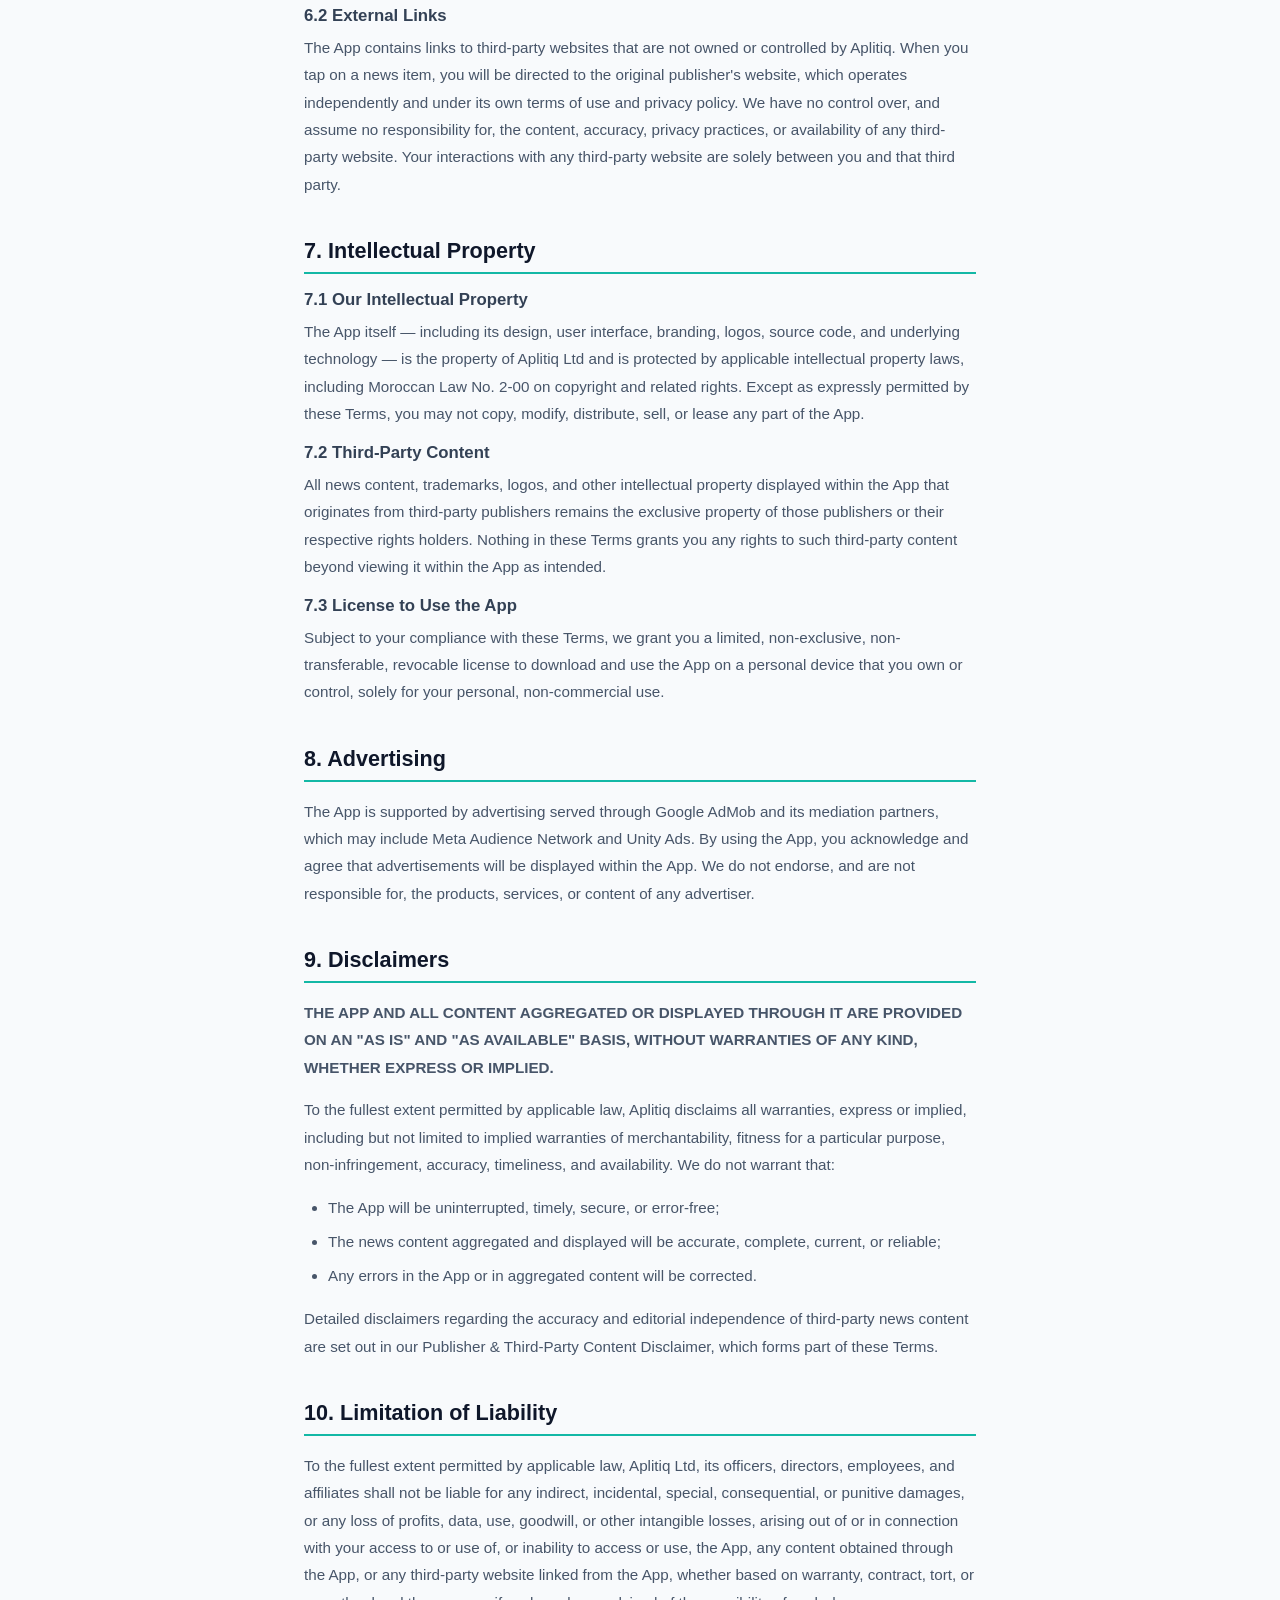
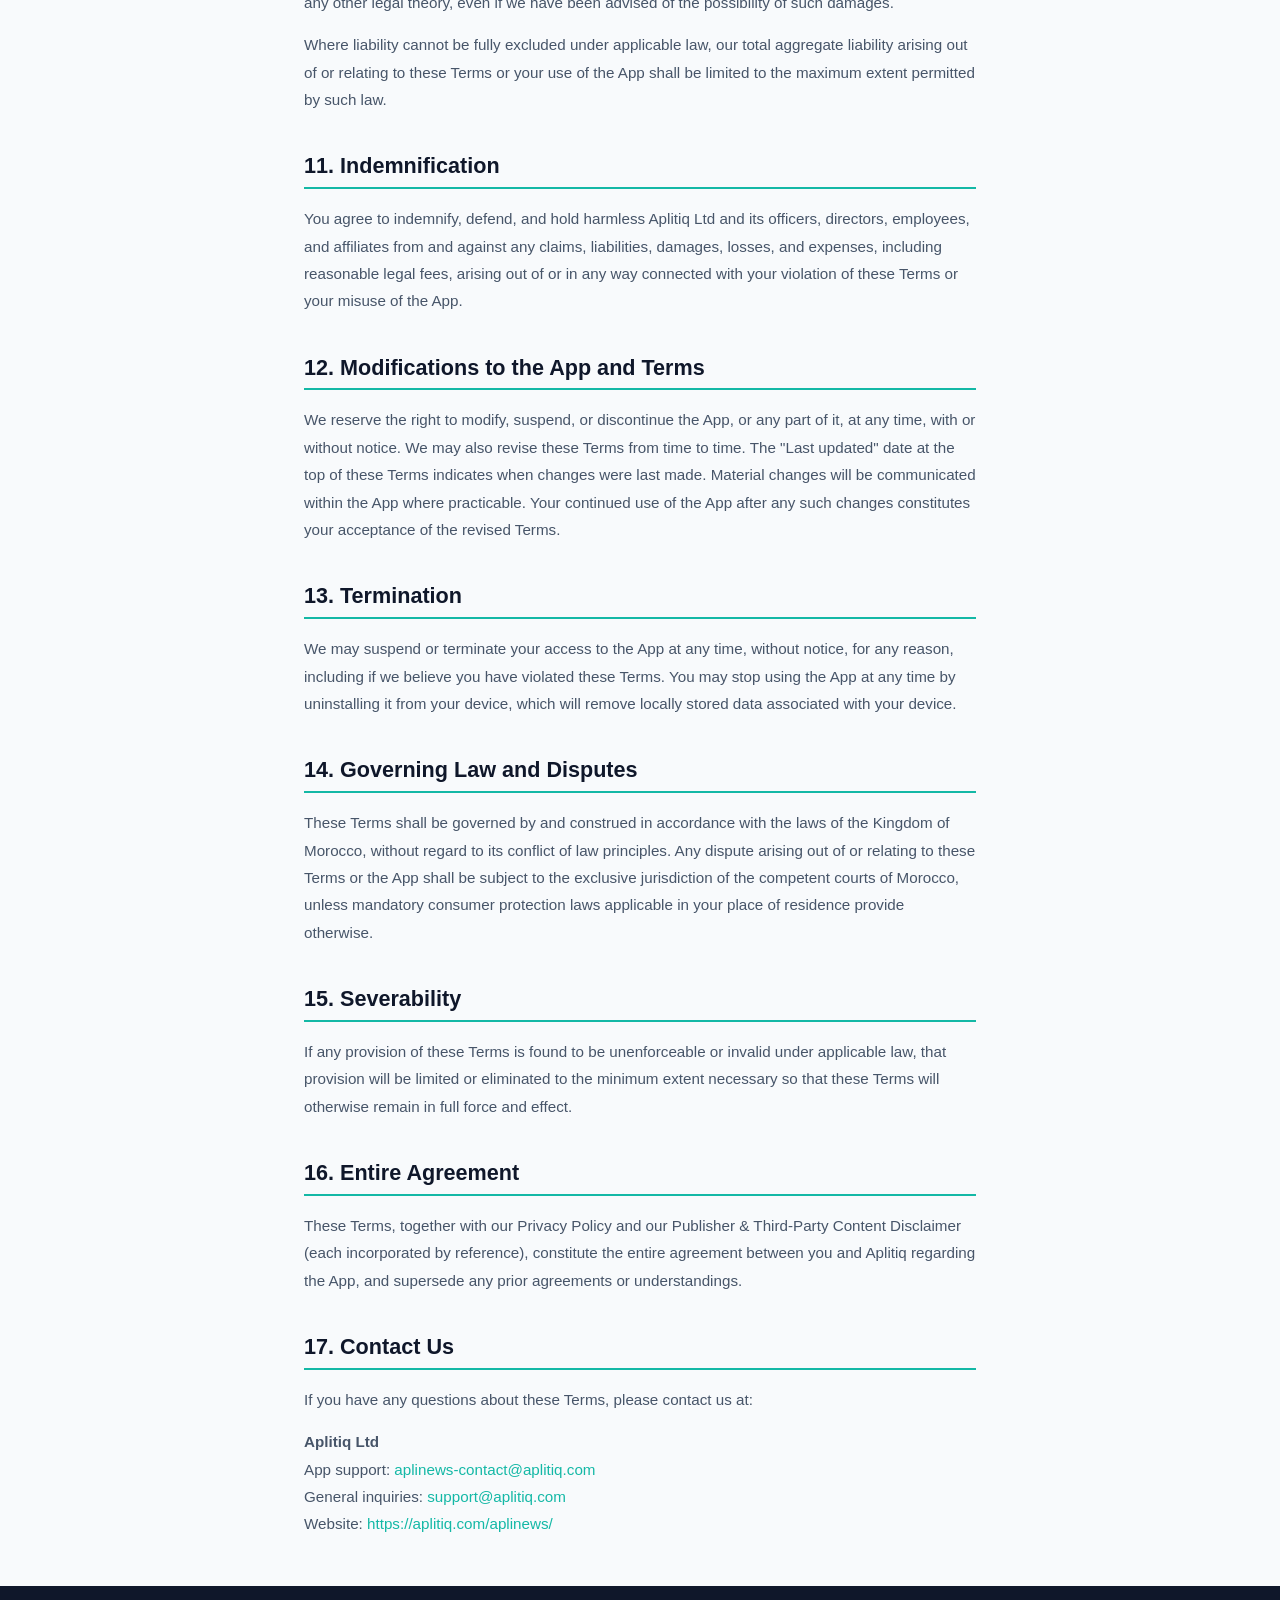
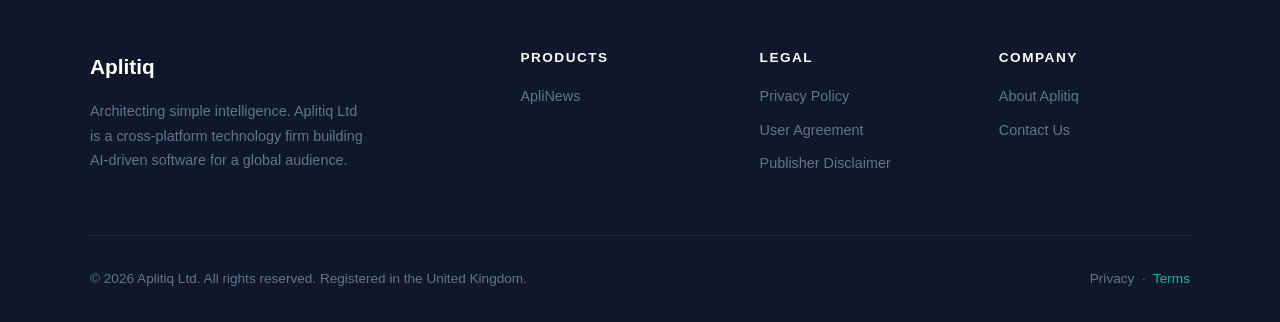
<file: user-agreement/index.html>
<!DOCTYPE html>
<html lang="en">
<head>
    <meta charset="UTF-8">
    <meta name="viewport" content="width=device-width, initial-scale=1.0">
    <title>User Agreement — ApliNews | Aplitiq</title>
    <meta name="description" content="User Agreement and Terms of Service for ApliNews by Aplitiq Ltd. Please read these terms before using the ApliNews application.">
    <link rel="stylesheet" href="../css/shared.css">
</head>
<body>

    <nav class="navbar">
        <a href="../" class="logo">Apli<span class="logo-accent">tiq</span></a>
        <div class="nav-links">
            <a href="../">Home</a>
            <a href="../aplinews/">ApliNews</a>
            <a href="../contact/">Contact</a>
        </div>
    </nav>

    <div class="legal-hero">
        <div class="section-eyebrow">ApliNews</div>
        <h1>Terms of Service</h1>
        <p>User Agreement governing your use of the ApliNews app.</p>
    </div>

    <div class="legal-body">
        <span class="legal-date">Last Updated: 18 June 2026</span>

        <div class="legal-notice">
            <strong>Important:</strong> By downloading, installing, accessing, or using the App, you agree to be bound by these Terms of Service. If you do not agree, you must not use the App.
        </div>

        <div class="legal-section">
            <h2>APLINEWS</h2>
            <p><em>a product of Aplitiq Ltd</em></p>
            <h2>Terms of Service</h2>
            <p>User Agreement governing your use of the ApliNews app.</p>
            <p><strong>Last updated:</strong> 18 June 2026</p>
            <p><strong>Effective date:</strong> 18 June 2026</p>
        </div>

        <div class="legal-section">
            <h2>Table of Contents</h2>
            <ul>
                <li>1. Acceptance of Terms</li>
                <li>2. Eligibility</li>
                <li>3. Description of the Service</li>
                <li>4. No Account Required</li>
                <li>5. Acceptable Use</li>
                <li>6. Third-Party Content and Links</li>
                <li>7. Intellectual Property</li>
                <li>8. Advertising</li>
                <li>9. Disclaimers</li>
                <li>10. Limitation of Liability</li>
                <li>11. Indemnification</li>
                <li>12. Modifications to the App and Terms</li>
                <li>13. Termination</li>
                <li>14. Governing Law and Disputes</li>
                <li>15. Severability</li>
                <li>16. Entire Agreement</li>
                <li>17. Contact Us</li>
            </ul>
        </div>

        <div class="legal-section">
            <h2>1. Acceptance of Terms</h2>
            <p>These Terms of Service ("Terms") form a binding agreement between you and Aplitiq Ltd ("Aplitiq," "we," "us," or "our") governing your access to and use of the ApliNews mobile application (the "App"). By downloading, installing, accessing, or using the App, you agree to be bound by these Terms. If you do not agree, you must not use the App.</p>
        </div>

        <div class="legal-section">
            <h2>2. Eligibility</h2>
            <p>You must be at least 16 years old to use ApliNews. By using the App, you represent and warrant that you meet this minimum age requirement. If you do not meet this requirement, you must not access or use the App.</p>
        </div>

        <div class="legal-section">
            <h2>3. Description of the Service</h2>
            <p>ApliNews is a news aggregation application. It retrieves headlines, summaries, and metadata of news articles from third-party sources (via our content provider, Webz.io) and presents them to you within the App, together with links that direct you to the original publisher's website to read the full article.</p>
            <p><strong>ApliNews does not author, edit, fact-check, verify, or take editorial responsibility for the third-party news content it aggregates. We display summaries and link out to original sources; we do not host or republish full articles.</strong></p>
            <p>The selection of content displayed to you may be personalized based on your in-app reading behavior, as described in our Privacy Policy.</p>
        </div>

        <div class="legal-section">
            <h2>4. No Account Required</h2>
            <p>ApliNews does not require you to register an account. The App identifies your device using an anonymous identifier generated automatically. Certain features, such as saved reading lists, are tied to this anonymous identifier and/or stored locally on your device.</p>
        </div>

        <div class="legal-section">
            <h2>5. Acceptable Use</h2>
            <p>When using the App, you agree that you will not:</p>
            <ul>
                <li>Use the App for any unlawful purpose or in violation of any applicable local, national, or international law or regulation.</li>
                <li>Attempt to reverse-engineer, decompile, disassemble, or otherwise discover the source code of the App, except where permitted by applicable law.</li>
                <li>Interfere with, disrupt, or attempt to gain unauthorized access to the App, its servers, or any connected systems or networks.</li>
                <li>Use any automated system, bot, scraper, or data-mining tool to access, collect data from, or interact with the App.</li>
                <li>Circumvent, disable, or otherwise interfere with security-related features of the App or features that enforce limitations on use.</li>
                <li>Misrepresent your identity or device information, or otherwise tamper with the App's analytics or advertising mechanisms.</li>
                <li>Use the App in any manner that could damage, disable, overburden, or impair Aplitiq's systems or infrastructure.</li>
            </ul>
        </div>

        <div class="legal-section">
            <h2>6. Third-Party Content and Links</h2>
            <h3>6.1 Aggregated Content</h3>
            <p>News summaries, headlines, and related metadata displayed within the App originate from independent third-party publishers and are retrieved through our content aggregation provider. All such content remains the property of the respective publishers and rights holders. Our use of this content is addressed in our separate Publisher &amp; Third-Party Content Disclaimer, which is incorporated into these Terms by reference.</p>
            <h3>6.2 External Links</h3>
            <p>The App contains links to third-party websites that are not owned or controlled by Aplitiq. When you tap on a news item, you will be directed to the original publisher's website, which operates independently and under its own terms of use and privacy policy. We have no control over, and assume no responsibility for, the content, accuracy, privacy practices, or availability of any third-party website. Your interactions with any third-party website are solely between you and that third party.</p>
        </div>

        <div class="legal-section">
            <h2>7. Intellectual Property</h2>
            <h3>7.1 Our Intellectual Property</h3>
            <p>The App itself — including its design, user interface, branding, logos, source code, and underlying technology — is the property of Aplitiq Ltd and is protected by applicable intellectual property laws, including Moroccan Law No. 2-00 on copyright and related rights. Except as expressly permitted by these Terms, you may not copy, modify, distribute, sell, or lease any part of the App.</p>
            <h3>7.2 Third-Party Content</h3>
            <p>All news content, trademarks, logos, and other intellectual property displayed within the App that originates from third-party publishers remains the exclusive property of those publishers or their respective rights holders. Nothing in these Terms grants you any rights to such third-party content beyond viewing it within the App as intended.</p>
            <h3>7.3 License to Use the App</h3>
            <p>Subject to your compliance with these Terms, we grant you a limited, non-exclusive, non-transferable, revocable license to download and use the App on a personal device that you own or control, solely for your personal, non-commercial use.</p>
        </div>

        <div class="legal-section">
            <h2>8. Advertising</h2>
            <p>The App is supported by advertising served through Google AdMob and its mediation partners, which may include Meta Audience Network and Unity Ads. By using the App, you acknowledge and agree that advertisements will be displayed within the App. We do not endorse, and are not responsible for, the products, services, or content of any advertiser.</p>
        </div>

        <div class="legal-section">
            <h2>9. Disclaimers</h2>
            <p><strong>THE APP AND ALL CONTENT AGGREGATED OR DISPLAYED THROUGH IT ARE PROVIDED ON AN "AS IS" AND "AS AVAILABLE" BASIS, WITHOUT WARRANTIES OF ANY KIND, WHETHER EXPRESS OR IMPLIED.</strong></p>
            <p>To the fullest extent permitted by applicable law, Aplitiq disclaims all warranties, express or implied, including but not limited to implied warranties of merchantability, fitness for a particular purpose, non-infringement, accuracy, timeliness, and availability. We do not warrant that:</p>
            <ul>
                <li>The App will be uninterrupted, timely, secure, or error-free;</li>
                <li>The news content aggregated and displayed will be accurate, complete, current, or reliable;</li>
                <li>Any errors in the App or in aggregated content will be corrected.</li>
            </ul>
            <p>Detailed disclaimers regarding the accuracy and editorial independence of third-party news content are set out in our Publisher &amp; Third-Party Content Disclaimer, which forms part of these Terms.</p>
        </div>

        <div class="legal-section">
            <h2>10. Limitation of Liability</h2>
            <p>To the fullest extent permitted by applicable law, Aplitiq Ltd, its officers, directors, employees, and affiliates shall not be liable for any indirect, incidental, special, consequential, or punitive damages, or any loss of profits, data, use, goodwill, or other intangible losses, arising out of or in connection with your access to or use of, or inability to access or use, the App, any content obtained through the App, or any third-party website linked from the App, whether based on warranty, contract, tort, or any other legal theory, even if we have been advised of the possibility of such damages.</p>
            <p>Where liability cannot be fully excluded under applicable law, our total aggregate liability arising out of or relating to these Terms or your use of the App shall be limited to the maximum extent permitted by such law.</p>
        </div>

        <div class="legal-section">
            <h2>11. Indemnification</h2>
            <p>You agree to indemnify, defend, and hold harmless Aplitiq Ltd and its officers, directors, employees, and affiliates from and against any claims, liabilities, damages, losses, and expenses, including reasonable legal fees, arising out of or in any way connected with your violation of these Terms or your misuse of the App.</p>
        </div>

        <div class="legal-section">
            <h2>12. Modifications to the App and Terms</h2>
            <p>We reserve the right to modify, suspend, or discontinue the App, or any part of it, at any time, with or without notice. We may also revise these Terms from time to time. The "Last updated" date at the top of these Terms indicates when changes were last made. Material changes will be communicated within the App where practicable. Your continued use of the App after any such changes constitutes your acceptance of the revised Terms.</p>
        </div>

        <div class="legal-section">
            <h2>13. Termination</h2>
            <p>We may suspend or terminate your access to the App at any time, without notice, for any reason, including if we believe you have violated these Terms. You may stop using the App at any time by uninstalling it from your device, which will remove locally stored data associated with your device.</p>
        </div>

        <div class="legal-section">
            <h2>14. Governing Law and Disputes</h2>
            <p>These Terms shall be governed by and construed in accordance with the laws of the Kingdom of Morocco, without regard to its conflict of law principles. Any dispute arising out of or relating to these Terms or the App shall be subject to the exclusive jurisdiction of the competent courts of Morocco, unless mandatory consumer protection laws applicable in your place of residence provide otherwise.</p>
        </div>

        <div class="legal-section">
            <h2>15. Severability</h2>
            <p>If any provision of these Terms is found to be unenforceable or invalid under applicable law, that provision will be limited or eliminated to the minimum extent necessary so that these Terms will otherwise remain in full force and effect.</p>
        </div>

        <div class="legal-section">
            <h2>16. Entire Agreement</h2>
            <p>These Terms, together with our Privacy Policy and our Publisher &amp; Third-Party Content Disclaimer (each incorporated by reference), constitute the entire agreement between you and Aplitiq regarding the App, and supersede any prior agreements or understandings.</p>
        </div>

        <div class="legal-section">
            <h2>17. Contact Us</h2>
            <p>If you have any questions about these Terms, please contact us at:</p>
            <p>
                <strong>Aplitiq Ltd</strong><br>
                App support: <a href="mailto:aplinews-contact@aplitiq.com" style="color: var(--electric-teal);">aplinews-contact@aplitiq.com</a><br>
                General inquiries: <a href="mailto:support@aplitiq.com" style="color: var(--electric-teal);">support@aplitiq.com</a><br>
                Website: <a href="https://aplitiq.com/aplinews/" style="color: var(--electric-teal);">https://aplitiq.com/aplinews/</a>
            </p>
        </div>
    </div>

    <footer class="footer">
        <div class="footer-inner">
            <div class="footer-brand-col">
                <a href="../" class="footer-logo">Aplitiq</a>
                <p>Architecting simple intelligence. Aplitiq Ltd is a cross-platform technology firm building AI-driven software for a global audience.</p>
            </div>
            <div class="footer-col">
                <h4>Products</h4>
                <a href="../aplinews/">ApliNews</a>
            </div>
            <div class="footer-col">
                <h4>Legal</h4>
                <a href="../privacy-policy/">Privacy Policy</a>
                <a href="./">User Agreement</a>
                <a href="../publisher-disclaimer/">Publisher Disclaimer</a>
            </div>
            <div class="footer-col">
                <h4>Company</h4>
                <a href="../">About Aplitiq</a>
                <a href="../contact/">Contact Us</a>
            </div>
        </div>
        <div class="footer-bottom">
            <span class="footer-bottom-left">&copy; 2026 Aplitiq Ltd. All rights reserved. Registered in the United Kingdom.</span>
            <span class="footer-bottom-right">
                <a href="../privacy-policy/" style="color: var(--muted-slate);">Privacy</a>
                &nbsp;&middot;&nbsp;
                <a href="./" style="color: var(--electric-teal);">Terms</a>
            </span>
        </div>
    </footer>

</body>
</html>
</file>
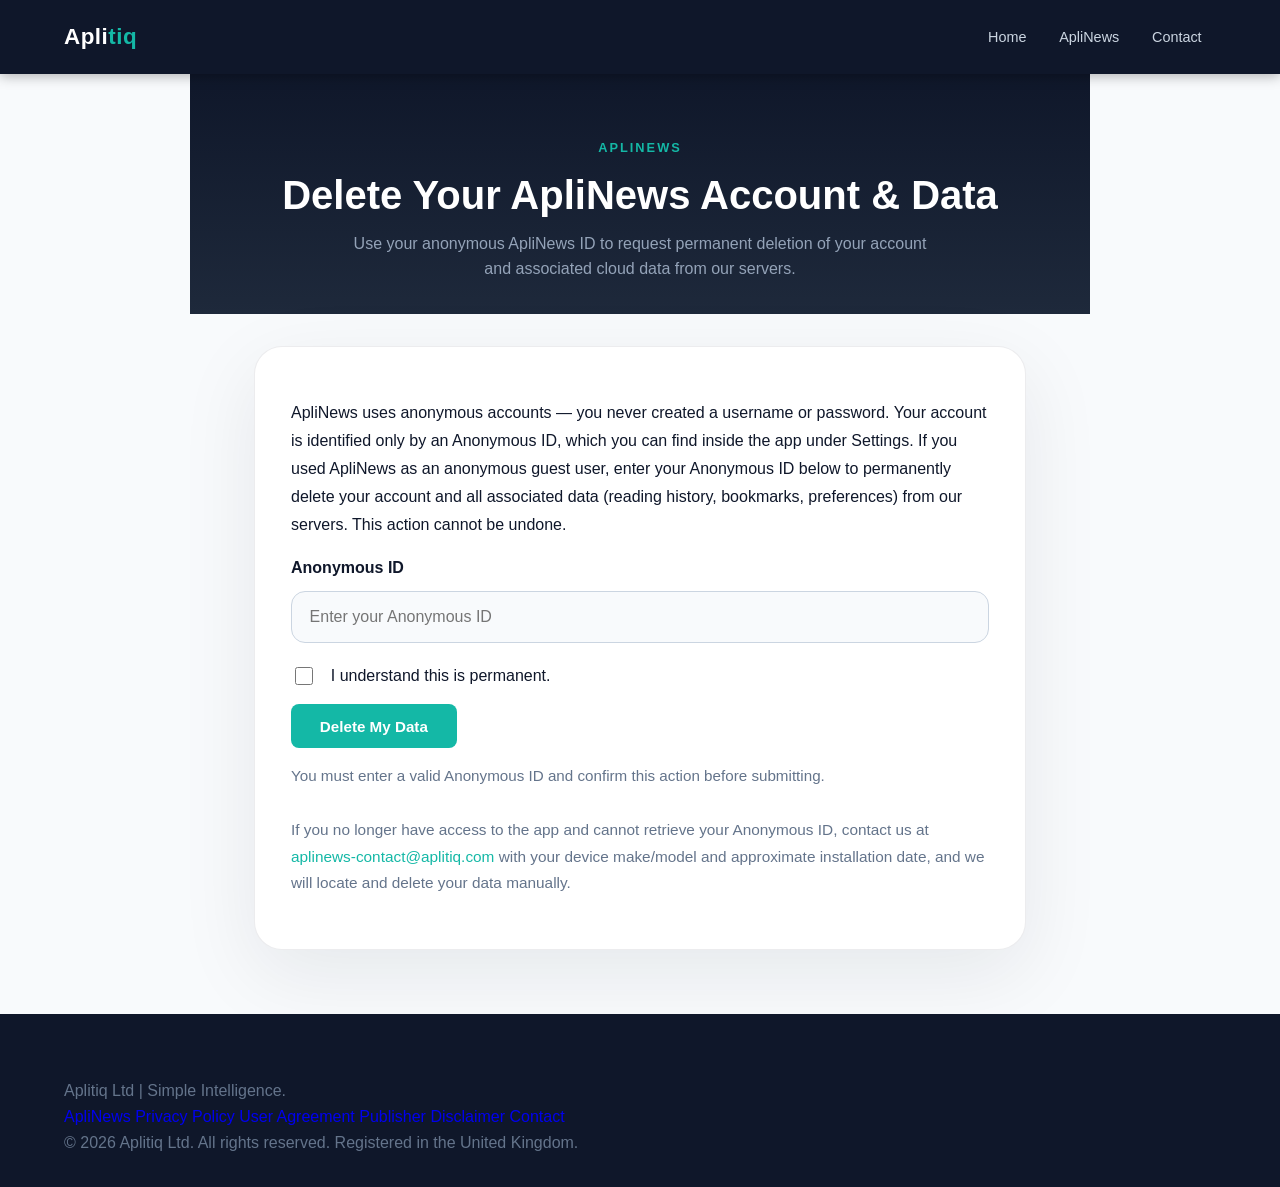
<file: delete-account.html>
<!DOCTYPE html>
<html lang="en">
<head>
    <meta charset="UTF-8">
    <meta name="viewport" content="width=device-width, initial-scale=1.0">
    <title>Delete Your ApliNews Account & Data — Aplitiq</title>
    <meta name="description" content="Request deletion of your anonymous ApliNews account and all associated cloud data using your Anonymous ID.">
    <link rel="stylesheet" href="css/shared.css">
    <style>
        .legal-hero {
            padding: 4rem 5% 2rem;
            max-width: 900px;
            margin: 0 auto;
        }

        .delete-body {
            max-width: 900px;
            margin: 0 auto 4rem;
            padding: 0 5%;
        }

        .delete-form-card {
            background: var(--pure-white);
            border: 1px solid rgba(15, 23, 42, 0.08);
            border-radius: 28px;
            box-shadow: 0 24px 80px rgba(15, 23, 42, 0.08);
            padding: 2.25rem;
            margin-top: 2rem;
        }

        .delete-form-card p {
            margin: 1rem 0;
            color: var(--deep-slate);
            line-height: 1.75;
        }

        .delete-form-card label {
            display: block;
            font-weight: 700;
            margin-bottom: 0.65rem;
            color: var(--deep-slate);
        }

        .delete-form-card input[type="text"] {
            width: 100%;
            padding: 1rem 1.1rem;
            border-radius: 14px;
            border: 1px solid #CBD5E1;
            background: #F8FAFC;
            font-size: 1rem;
            color: var(--deep-slate);
            transition: border-color 0.2s ease, box-shadow 0.2s ease;
        }

        .delete-form-card input[type="text"]:focus {
            outline: none;
            border-color: var(--electric-teal);
            box-shadow: 0 0 0 4px rgba(20, 184, 166, 0.12);
        }

        .delete-form-card .checkbox-row {
            display: flex;
            gap: 0.9rem;
            align-items: flex-start;
            margin: 1.3rem 0 1rem;
        }

        .delete-form-card .checkbox-row input {
            margin-top: 0.2rem;
            width: 1.15rem;
            height: 1.15rem;
        }

        .delete-form-card .checkbox-row label {
            margin: 0;
            font-weight: 500;
            line-height: 1.5;
        }

        .delete-form-card .form-actions {
            display: flex;
            flex-wrap: wrap;
            gap: 1rem;
            align-items: center;
            margin-top: 1rem;
        }

        .delete-form-card .hint {
            color: var(--muted-slate);
            font-size: 0.95rem;
        }

        .delete-form-card .message {
            border-radius: 18px;
            padding: 1rem 1.2rem;
            margin-top: 1.5rem;
            font-weight: 600;
        }

        .message.success {
            background: #ECFDF5;
            border: 1px solid #6EE7B7;
            color: #064E3B;
        }

        .message.error {
            background: #FEF2F2;
            border: 1px solid #FCA5A5;
            color: #991B1B;
        }

        .delete-form-card .fallback-line {
            margin-top: 1.75rem;
            color: var(--muted-slate);
            font-size: 0.96rem;
        }

        .delete-form-card .fallback-line a {
            color: var(--electric-teal);
        }

        .page-footer {
            margin-top: 2rem;
        }

        @media (max-width: 680px) {
            .delete-form-card {
                padding: 1.5rem;
            }

            .legal-hero {
                padding: 3rem 5% 1.5rem;
            }
        }
    </style>
</head>
<body>
    <nav class="navbar">
        <a href="./" class="logo">Apli<span class="logo-accent">tiq</span></a>
        <div class="nav-links">
            <a href="./">Home</a>
            <a href="./aplinews/">ApliNews</a>
            <a href="./contact/">Contact</a>
        </div>
    </nav>

    <div class="legal-hero">
        <div class="section-eyebrow">ApliNews</div>
        <h1>Delete Your ApliNews Account &amp; Data</h1>
        <p>Use your anonymous ApliNews ID to request permanent deletion of your account and associated cloud data from our servers.</p>
    </div>

    <div class="delete-body">
        <div class="delete-form-card">
            <p>ApliNews uses anonymous accounts — you never created a username or password. Your account is identified only by an Anonymous ID, which you can find inside the app under Settings. If you used ApliNews as an anonymous guest user, enter your Anonymous ID below to permanently delete your account and all associated data (reading history, bookmarks, preferences) from our servers. This action cannot be undone.</p>

            <div id="statusMessage" class="message" hidden aria-live="polite"></div>

            <form id="deleteForm" novalidate>
                <label for="anonymousId">Anonymous ID</label>
                <input id="anonymousId" name="anonymousId" type="text" autocomplete="off" placeholder="Enter your Anonymous ID" aria-describedby="anonymous-help" required>
                <div class="checkbox-row">
                    <input id="confirmPermanent" type="checkbox" />
                    <label for="confirmPermanent">I understand this is permanent.</label>
                </div>

                <div class="form-actions">
                    <button type="submit" class="btn btn-primary" id="submitButton" disabled>Delete My Data</button>
                    <span class="hint">You must enter a valid Anonymous ID and confirm this action before submitting.</span>
                </div>
            </form>

            <p class="fallback-line">If you no longer have access to the app and cannot retrieve your Anonymous ID, contact us at <a href="mailto:aplinews-contact@aplitiq.com">aplinews-contact@aplitiq.com</a> with your device make/model and approximate installation date, and we will locate and delete your data manually.</p>
        </div>
    </div>

    <footer class="footer page-footer">
        <div class="footer-brand">Aplitiq Ltd | Simple Intelligence.</div>
        <div class="footer-links">
            <a href="./aplinews/">ApliNews</a>
            <a href="./privacy-policy/">Privacy Policy</a>
            <a href="./user-agreement/">User Agreement</a>
            <a href="./publisher-disclaimer/">Publisher Disclaimer</a>
            <a href="./contact/">Contact</a>
        </div>
        <div class="footer-legal">© 2026 Aplitiq Ltd. All rights reserved. Registered in the United Kingdom.</div>
    </footer>

    <script>
        const FUNCTION_URL = "https://europe-west1-aplinews.cloudfunctions.net/deleteUserData";
        const form = document.getElementById('deleteForm');
        const input = document.getElementById('anonymousId');
        const checkbox = document.getElementById('confirmPermanent');
        const button = document.getElementById('submitButton');
        const statusMessage = document.getElementById('statusMessage');
        const supportEmail = 'aplinews-contact@aplitiq.com';

        const uidPattern = /^[A-Za-z0-9]{20,36}$/;

        function updateButtonState() {
            const value = input.value.trim();
            const isValidUid = uidPattern.test(value);
            button.disabled = !(isValidUid && checkbox.checked);
        }

        function showStatus(message, type) {
            statusMessage.textContent = message;
            statusMessage.className = 'message ' + type;
            statusMessage.hidden = false;
        }

        input.addEventListener('input', updateButtonState);
        checkbox.addEventListener('change', updateButtonState);

        form.addEventListener('submit', async (event) => {
            event.preventDefault();
            statusMessage.hidden = true;

            const uid = input.value.trim();
            if (!uid) {
                showStatus('Please enter your Anonymous ID.', 'error');
                return;
            }
            if (!uidPattern.test(uid)) {
                showStatus('Please enter a valid Anonymous ID (20–36 alphanumeric characters).', 'error');
                return;
            }

            button.disabled = true;
            button.textContent = 'Deleting…';

            try {
                const response = await fetch(FUNCTION_URL, {
                    method: 'POST',
                    headers: {
                        'Content-Type': 'application/json'
                    },
                    body: JSON.stringify({ uid })
                });

                if (response.ok) {
                    showStatus('Your data has been deleted.', 'success');
                    form.style.display = 'none';
                } else {
                    console.error('Delete request failed:', response.status);
                    showStatus(`We couldn't process this request. Please check your Anonymous ID or contact ${supportEmail}.`, 'error');
                }
            } catch (error) {
                console.error('Delete request error:', error);
                showStatus(`We couldn't process this request. Please check your Anonymous ID or contact ${supportEmail}.`, 'error');
            } finally {
                if (!statusMessage.classList.contains('success')) {
                    button.textContent = 'Delete My Data';
                    updateButtonState();
                }
            }
        });
    </script>
</body>
</html>
</file>
<file: css/shared.css>
/* =====================================================
   Aplitiq Shared Styles
   ===================================================== */

:root {
    --deep-slate: #0F172A;
    --slate-800: #1E293B;
    --slate-700: #334155;
    --electric-teal: #14B8A6;
    --teal-dark: #0F9788;
    --teal-light: #CCFBF1;
    --crisp-off-white: #F8FAFC;
    --slate-100: #F1F5F9;
    --pure-white: #FFFFFF;
    --ink-black: #020617;
    --muted-slate: #64748B;
    --light-border: #E2E8F0;
    --text-secondary: #475569;
}

*, *::before, *::after { box-sizing: border-box; }

body {
    font-family: -apple-system, BlinkMacSystemFont, "Segoe UI", Roboto, Helvetica, Arial, sans-serif;
    margin: 0;
    padding: 0;
    background-color: var(--crisp-off-white);
    color: var(--ink-black);
    line-height: 1.6;
}

h1, h2, h3, h4 {
    color: var(--deep-slate);
    margin-top: 0;
    margin-bottom: 1rem;
    line-height: 1.2;
}

p { margin-top: 0; color: var(--text-secondary); }

a { text-decoration: none; transition: color 0.25s ease; }

img { max-width: 100%; }

/* ---- Navbar ---- */
.navbar {
    background-color: var(--deep-slate);
    padding: 1.2rem 5%;
    display: flex;
    justify-content: space-between;
    align-items: center;
    position: sticky;
    top: 0;
    z-index: 200;
    box-shadow: 0 2px 12px rgba(0,0,0,0.3);
}

.logo {
    color: var(--pure-white);
    font-size: 1.4rem;
    font-weight: 700;
    letter-spacing: 0.5px;
}

.logo .logo-accent { color: var(--electric-teal); }

.nav-links {
    display: flex;
    align-items: center;
    gap: 0.25rem;
    flex-wrap: wrap;
}

.nav-links a {
    color: #CBD5E1;
    padding: 0.4rem 0.9rem;
    font-weight: 500;
    font-size: 0.9rem;
    border-radius: 4px;
    transition: color 0.2s, background 0.2s;
}

.nav-links a:hover {
    color: var(--pure-white);
    background: rgba(255,255,255,0.07);
}

.nav-links a.active { color: var(--electric-teal); }

.nav-links a.nav-cta {
    background-color: var(--electric-teal);
    color: var(--pure-white);
    margin-left: 0.5rem;
}

.nav-links a.nav-cta:hover {
    background-color: var(--teal-dark);
    color: var(--pure-white);
}

/* ---- Buttons ---- */
.btn {
    display: inline-flex;
    align-items: center;
    gap: 0.5rem;
    padding: 0.85rem 1.8rem;
    font-size: 0.95rem;
    font-weight: 600;
    border-radius: 8px;
    cursor: pointer;
    transition: all 0.2s;
    border: none;
}

.btn-primary {
    background-color: var(--electric-teal);
    color: var(--pure-white);
}

.btn-primary:hover {
    background-color: var(--teal-dark);
    color: var(--pure-white);
    transform: translateY(-1px);
    box-shadow: 0 6px 20px rgba(20,184,166,0.35);
}

.btn-outline-light {
    background: transparent;
    border: 2px solid rgba(255,255,255,0.4);
    color: var(--pure-white);
}

.btn-outline-light:hover {
    background: rgba(255,255,255,0.1);
    border-color: rgba(255,255,255,0.7);
    color: var(--pure-white);
}

.btn-outline-dark {
    background: transparent;
    border: 2px solid var(--deep-slate);
    color: var(--deep-slate);
}

.btn-outline-dark:hover {
    background: var(--deep-slate);
    color: var(--pure-white);
}

/* ---- Section helpers ---- */
.section-eyebrow {
    color: var(--electric-teal);
    font-weight: 700;
    font-size: 0.8rem;
    letter-spacing: 2px;
    text-transform: uppercase;
    margin-bottom: 0.75rem;
}

.section-title {
    font-size: 2.25rem;
    color: var(--deep-slate);
    margin-bottom: 1rem;
}

.section-subtitle {
    font-size: 1.1rem;
    color: var(--muted-slate);
    max-width: 640px;
}

.centered { text-align: center; }
.centered .section-subtitle { margin: 0 auto; }

/* ---- Footer ---- */
.footer {
    background-color: var(--deep-slate);
    color: var(--muted-slate);
    padding: 4rem 5% 2rem;
}

.footer-inner {
    max-width: 1100px;
    margin: 0 auto 3rem;
    display: grid;
    grid-template-columns: 2fr 1fr 1fr 1fr;
    gap: 3rem;
}

.footer-brand-col .footer-logo {
    color: var(--pure-white);
    font-size: 1.3rem;
    font-weight: 700;
    margin-bottom: 1rem;
    display: block;
}

.footer-brand-col p {
    font-size: 0.9rem;
    color: var(--muted-slate);
    line-height: 1.7;
    max-width: 280px;
}

.footer-col h4 {
    color: var(--pure-white);
    font-size: 0.85rem;
    letter-spacing: 1.5px;
    text-transform: uppercase;
    margin-bottom: 1.2rem;
}

.footer-col a {
    display: block;
    color: var(--muted-slate);
    margin-bottom: 0.65rem;
    font-size: 0.9rem;
}

.footer-col a:hover { color: var(--pure-white); }

.footer-bottom {
    border-top: 1px solid var(--slate-800);
    padding-top: 2rem;
    max-width: 1100px;
    margin: 0 auto;
    display: flex;
    justify-content: space-between;
    align-items: center;
    gap: 1rem;
    flex-wrap: wrap;
}

.footer-bottom-left { font-size: 0.85rem; }
.footer-bottom-right { font-size: 0.85rem; }

/* ---- Legal page layout ---- */
.legal-hero {
    background: linear-gradient(180deg, var(--deep-slate) 0%, var(--slate-800) 100%);
    color: var(--pure-white);
    padding: 4rem 5%;
    text-align: center;
}

.legal-hero h1 {
    color: var(--pure-white);
    font-size: 2.5rem;
    margin-bottom: 0.75rem;
}

.legal-hero p {
    color: #94A3B8;
    max-width: 600px;
    margin: 0 auto;
}

.legal-body {
    max-width: 800px;
    margin: 3rem auto;
    padding: 0 5%;
}

.legal-section {
    margin-bottom: 2.5rem;
}

.legal-section h2 {
    font-size: 1.35rem;
    color: var(--deep-slate);
    border-bottom: 2px solid var(--electric-teal);
    padding-bottom: 0.5rem;
    margin-bottom: 1rem;
}

.legal-section h3 {
    font-size: 1.05rem;
    color: var(--slate-700);
    margin-bottom: 0.5rem;
}

.legal-section p, .legal-section li {
    color: var(--text-secondary);
    font-size: 0.95rem;
    line-height: 1.8;
}

.legal-section ul {
    padding-left: 1.5rem;
    margin-bottom: 1rem;
}

.legal-section li { margin-bottom: 0.4rem; }

.legal-date {
    display: inline-block;
    background: var(--teal-light);
    color: var(--teal-dark);
    font-size: 0.8rem;
    font-weight: 600;
    padding: 0.3rem 0.8rem;
    border-radius: 20px;
    margin-bottom: 2rem;
}

.legal-notice {
    background: #FFF7ED;
    border: 1px solid #FED7AA;
    border-radius: 8px;
    padding: 1rem 1.5rem;
    margin-bottom: 2rem;
    font-size: 0.875rem;
    color: #92400E;
}

/* ---- Responsive ---- */
@media (max-width: 900px) {
    .footer-inner { grid-template-columns: 1fr 1fr; }
}

@media (max-width: 768px) {
    .navbar { flex-direction: column; gap: 0.75rem; padding: 1rem 5%; }
    .nav-links { justify-content: center; }
    .nav-links a { font-size: 0.85rem; padding: 0.35rem 0.7rem; }
    .section-title { font-size: 1.75rem; }
    .footer-inner { grid-template-columns: 1fr; gap: 2rem; }
    .footer-bottom { flex-direction: column; text-align: center; }
    .legal-hero h1 { font-size: 1.8rem; }
}

@media (max-width: 480px) {
    .navbar { align-items: flex-start; }
    .nav-links a.nav-cta { margin-left: 0; }
}
</file>
